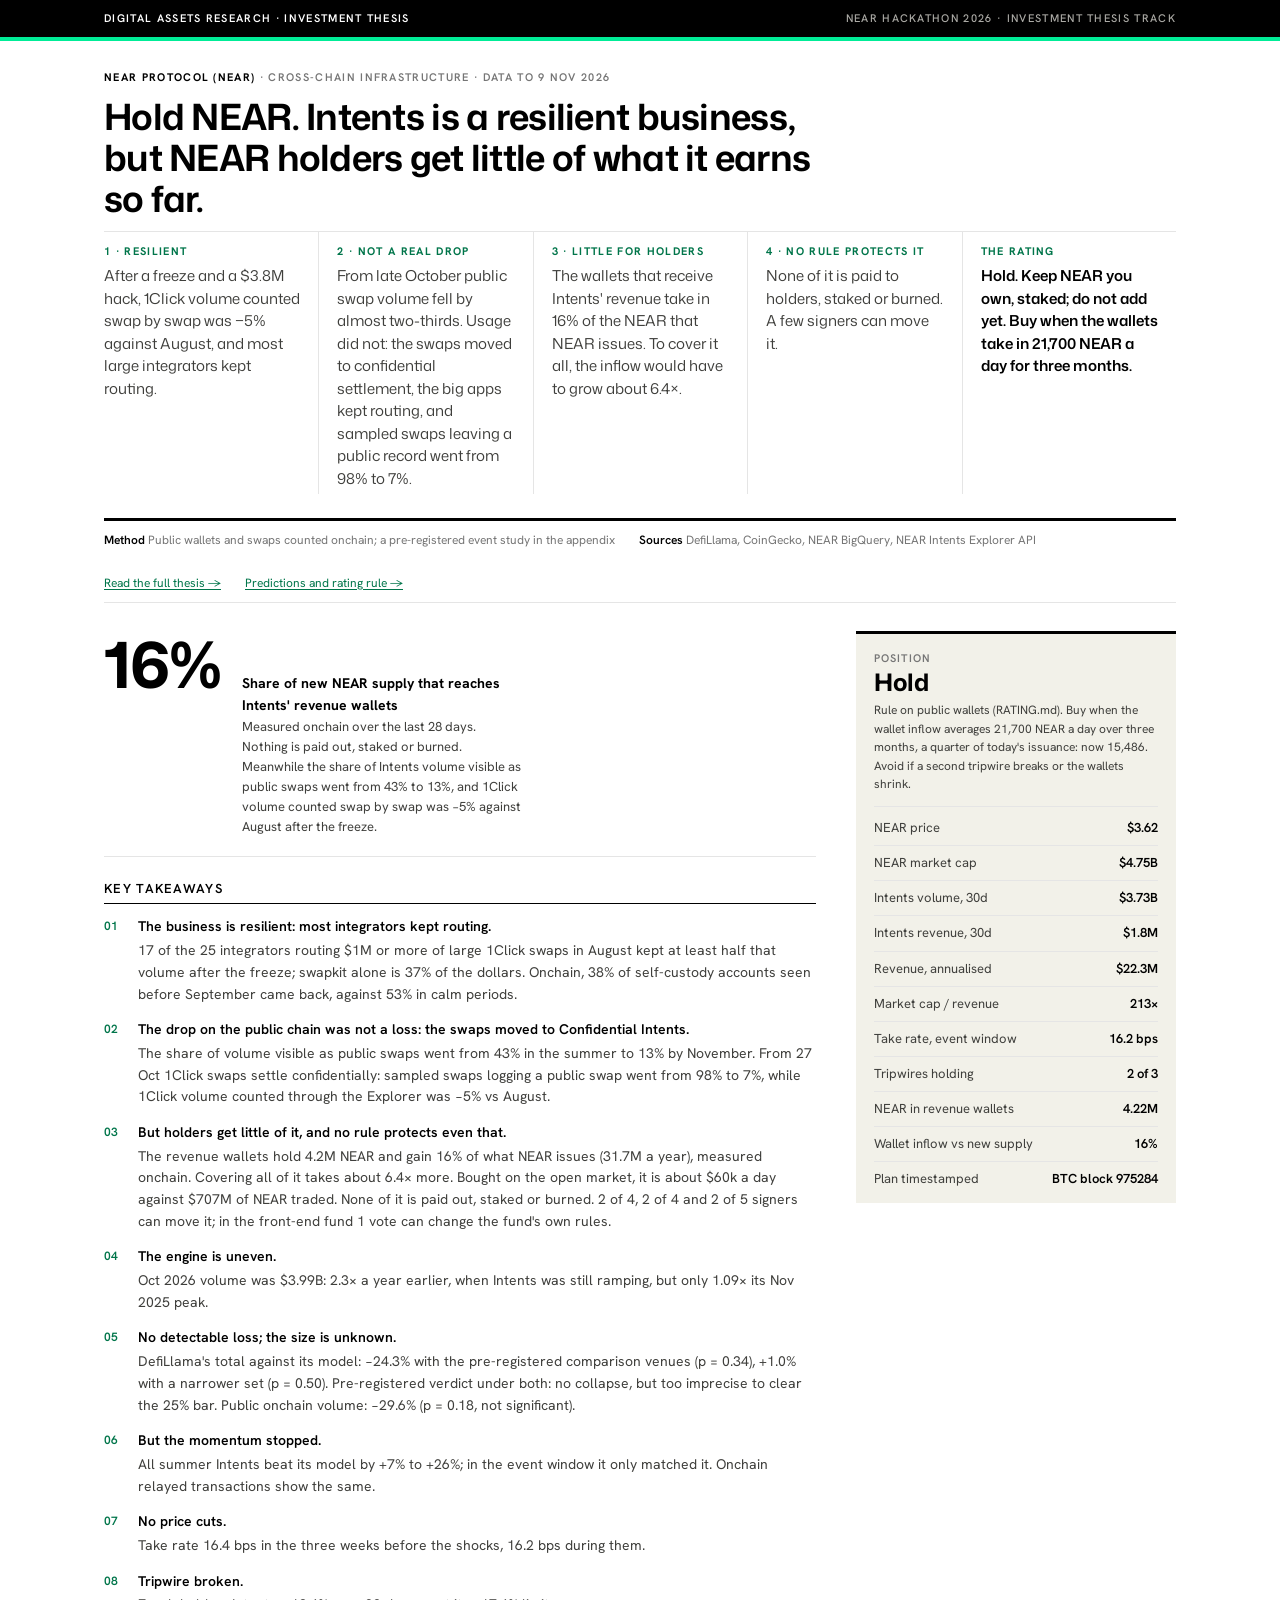
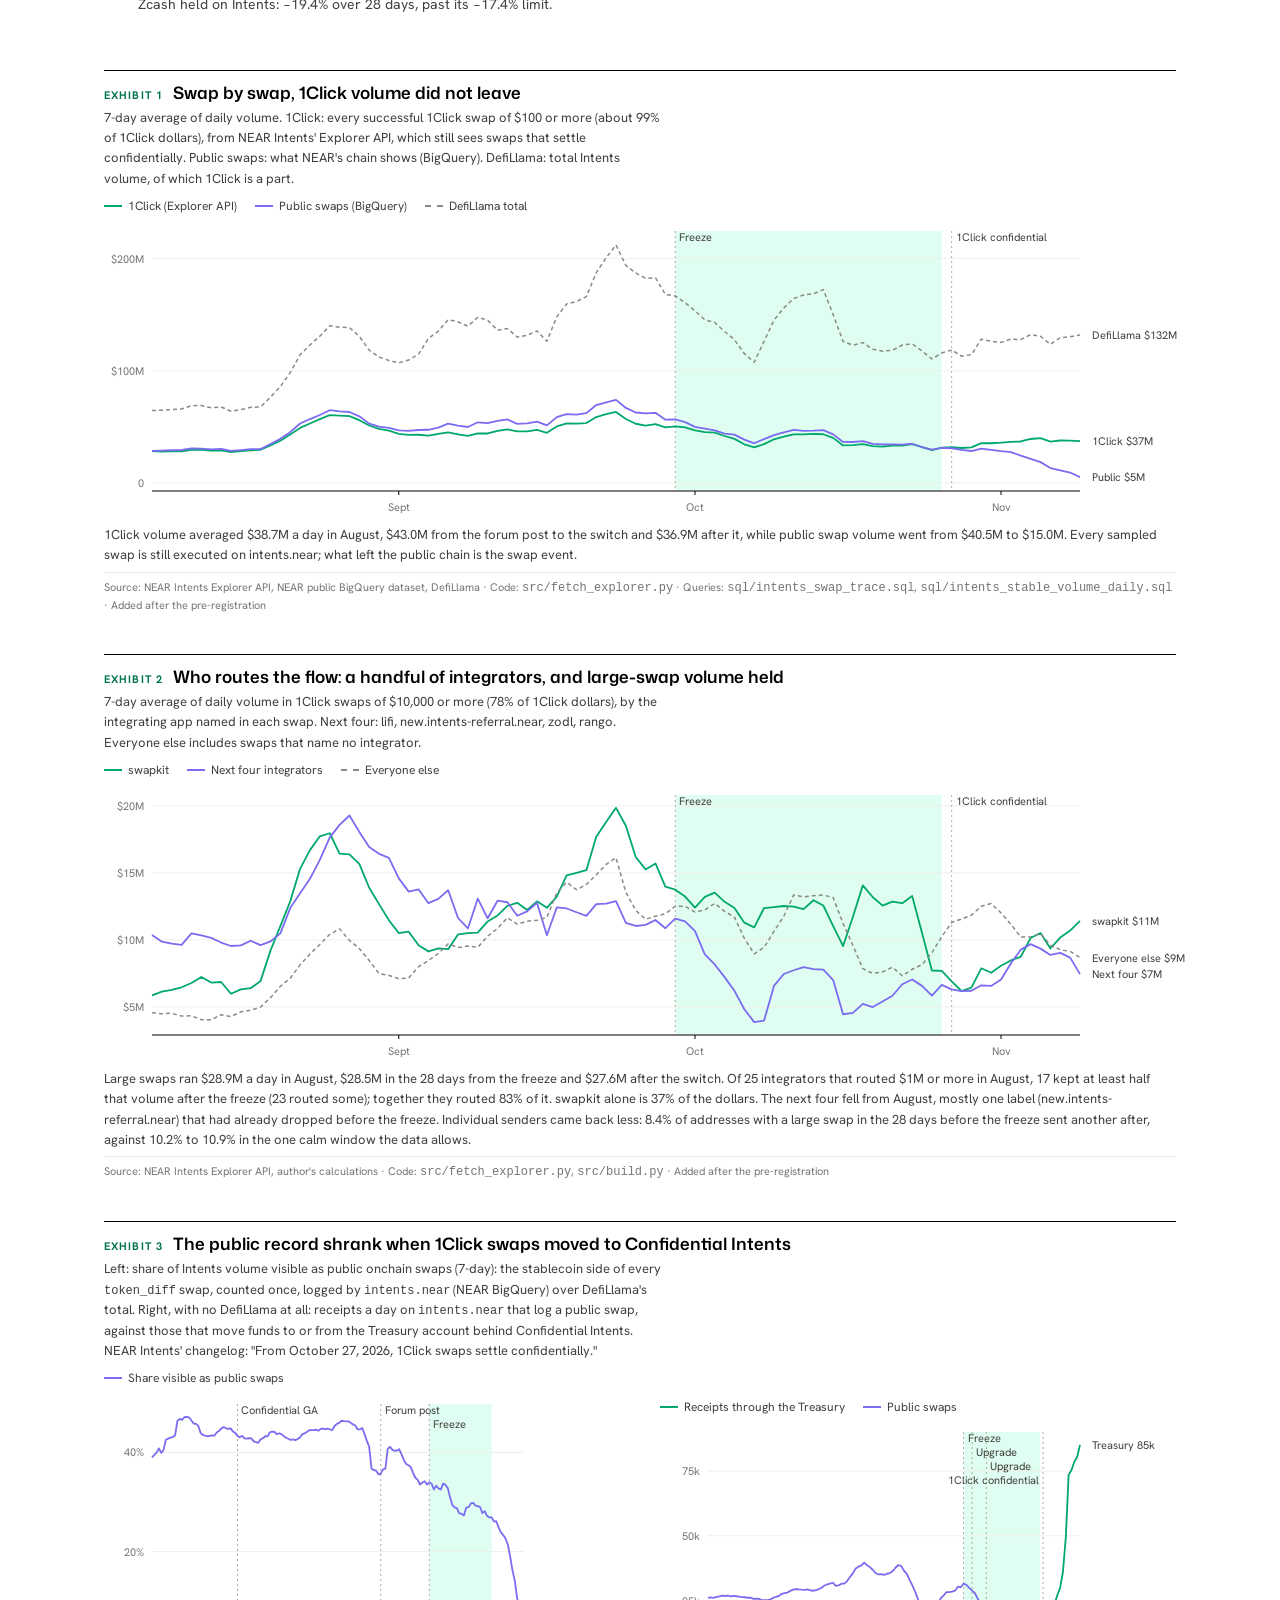
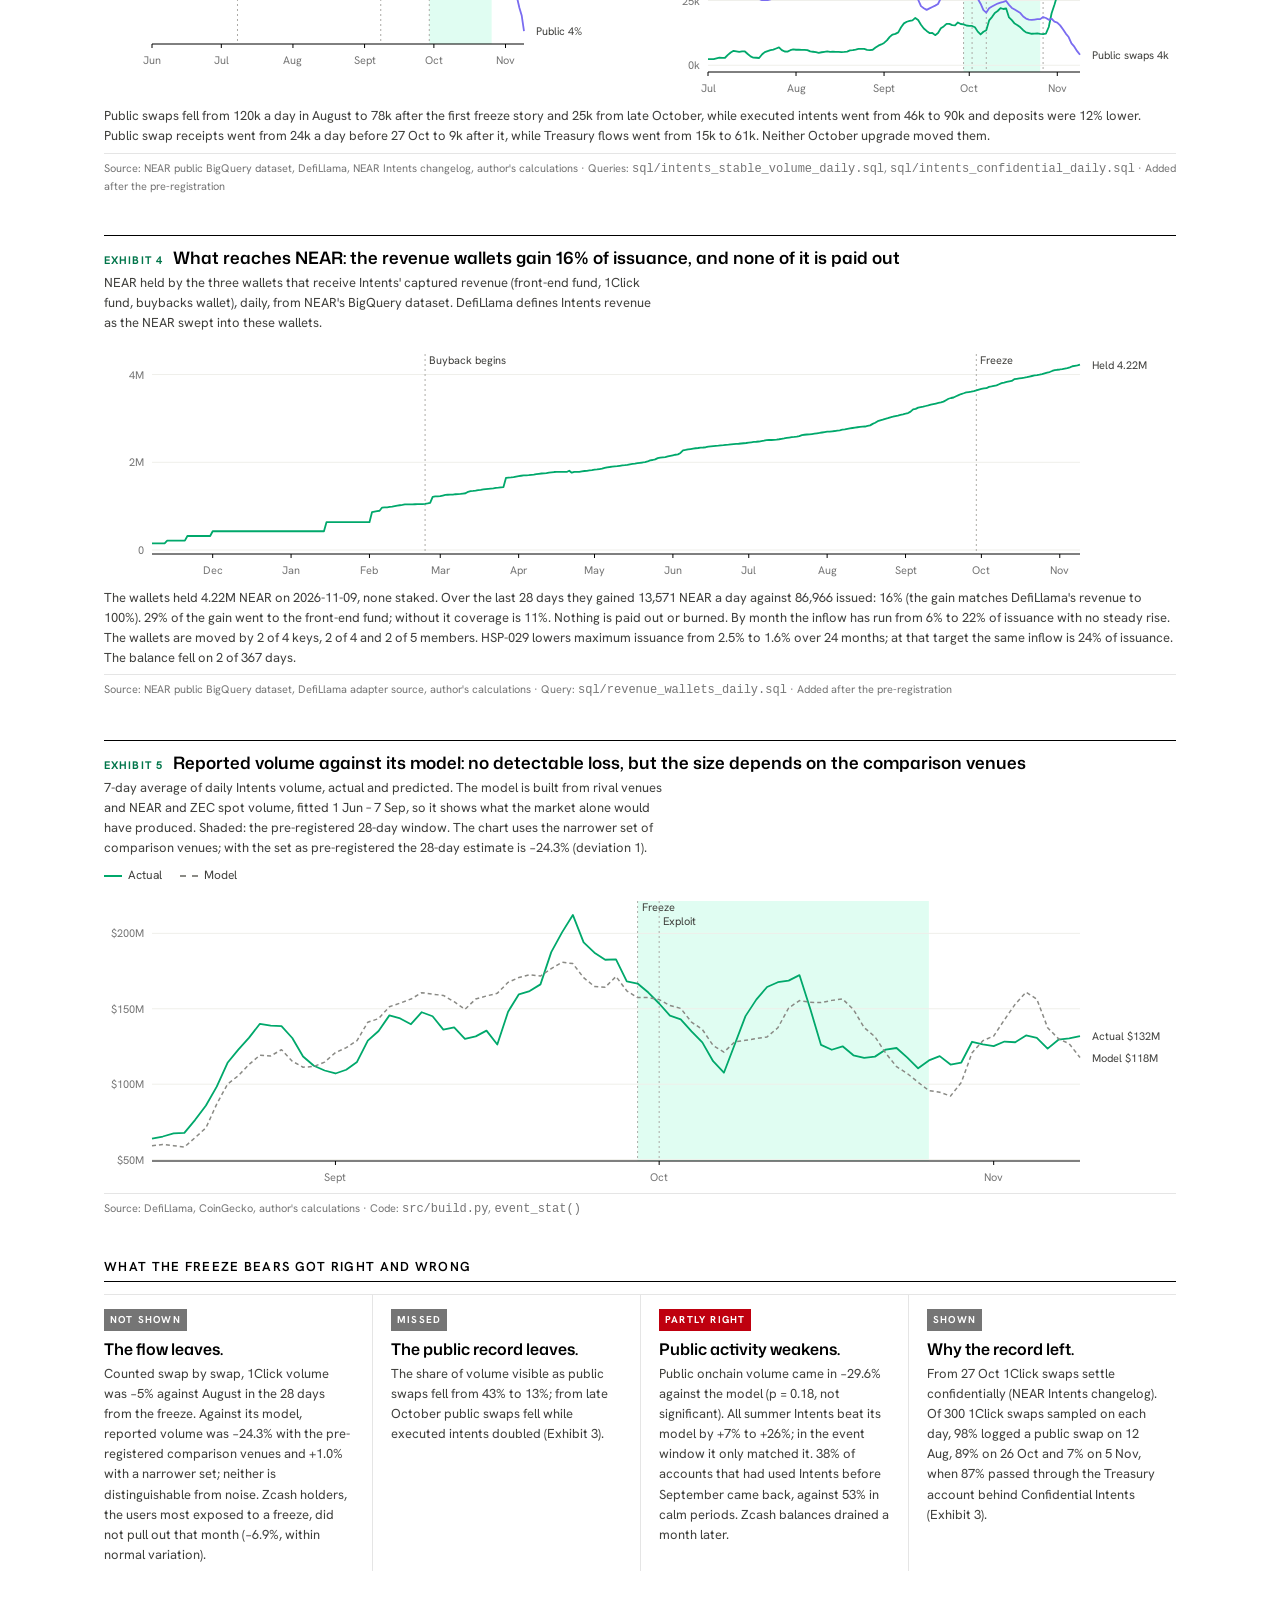
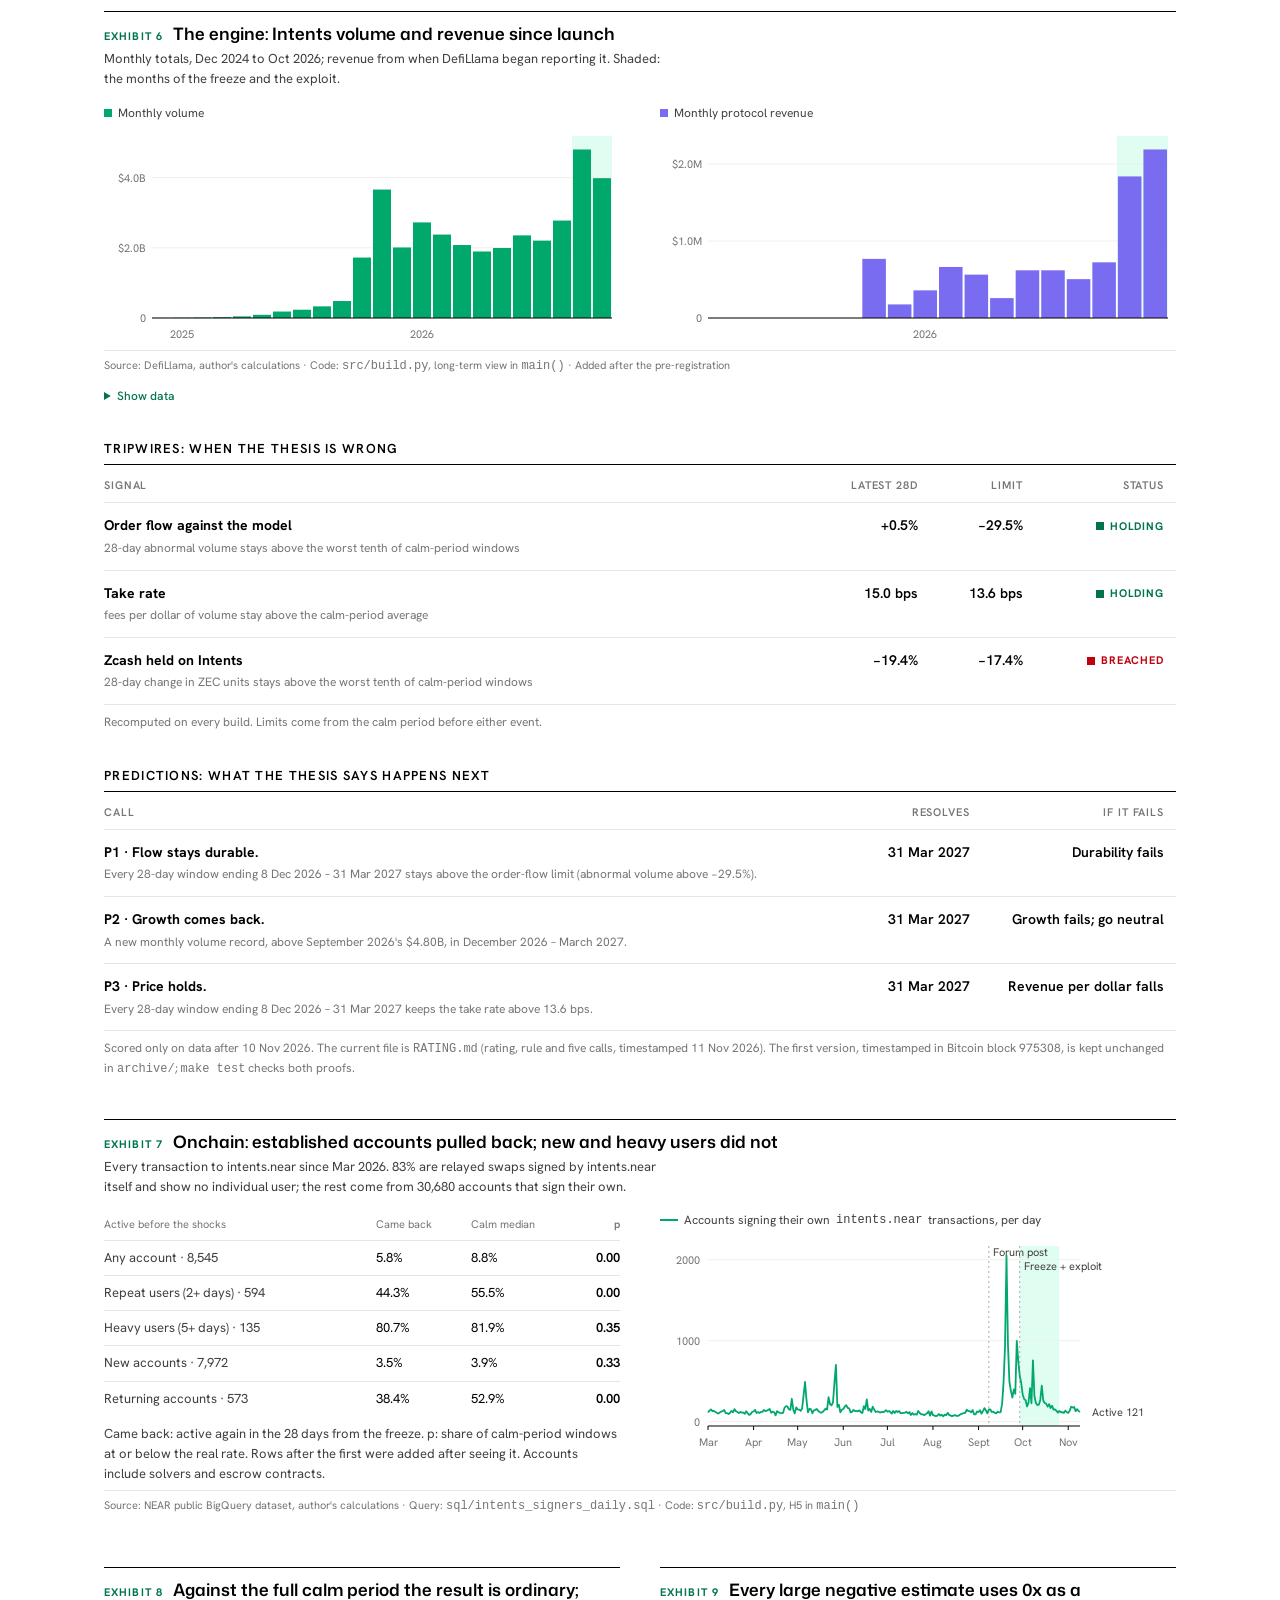
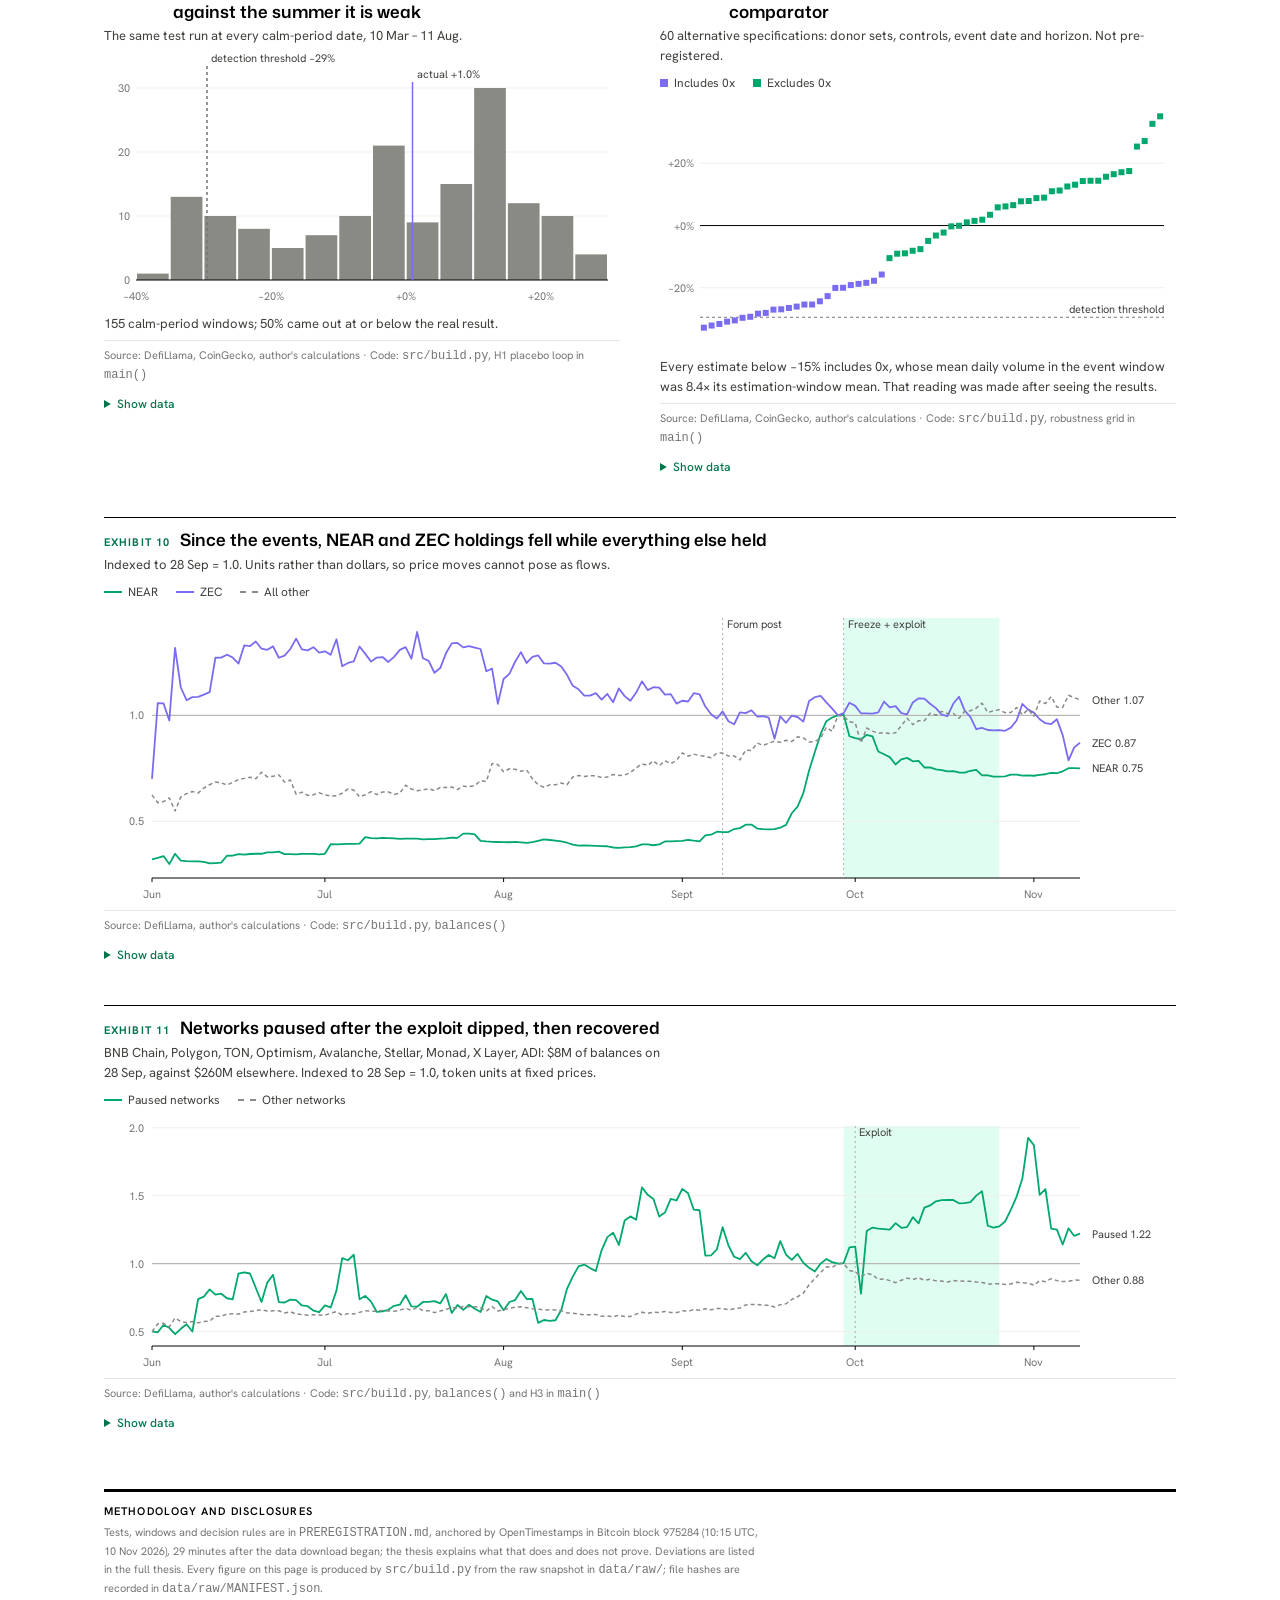
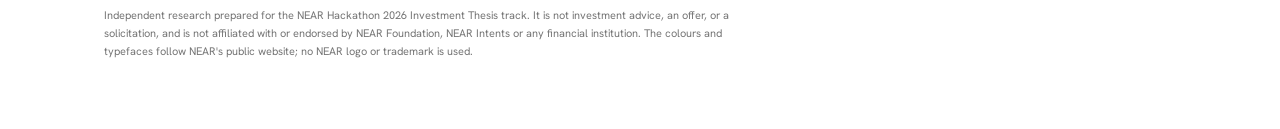
<file: docs/index.html>
<!doctype html>
<html lang="en">
<head>
<meta charset="utf-8">
<meta name="viewport" content="width=device-width, initial-scale=1">
<title>Hold NEAR: a resilient business, little of it for holders so far</title>
<meta name="description" content="Investment thesis on NEAR: Intents is a resilient business, but NEAR holders get little of what it earns so far, no rule in code protects it, and it is getting harder to check.">
<link rel="preconnect" href="https://fonts.googleapis.com">
<link rel="preconnect" href="https://fonts.gstatic.com" crossorigin>
<link href="https://fonts.googleapis.com/css2?family=Mona+Sans:wght@400..800&family=Hanken+Grotesk:wght@400;500;600;700&display=swap" rel="stylesheet">
<link rel="stylesheet" href="style.css">
</head>
<body>
<div class="band"><div class="in"><span>Digital Assets Research · Investment Thesis</span><span>NEAR Hackathon 2026 · Investment Thesis Track</span></div></div>
<main>
  <p class="kicker"><b>NEAR Protocol (NEAR)</b> · Cross-chain infrastructure · Data to <span id="lastday"></span></p>
  <h1 id="h1"></h1>
  <div class="story">
    <div><b>1 · Resilient</b>After a freeze and a $3.8M hack, 1Click volume counted swap by swap was <span id="stOne"></span> against August, and most large integrators kept routing.</div>
    <div><b>2 · Not a real drop</b>From late October public swap volume fell by almost two-thirds. Usage did not: the swaps moved to confidential settlement, the big apps kept routing, and sampled swaps leaving a public record went from <span id="stPubA"></span> to <span id="stPubB"></span>.</div>
    <div><b>3 · Little for holders</b>The wallets that receive Intents' revenue take in <span id="stCov"></span> of the NEAR that NEAR issues. To cover it all, the inflow would have to grow about <span id="stNeed"></span>.</div>
    <div><b>4 · No rule protects it</b>None of it is paid to holders, staked or burned. A few signers can move it.</div>
    <div><b>The rating</b><span id="stRating"></span>. Keep NEAR you own, staked; do not add yet. Buy when the wallets take in <span id="stBuy"></span> NEAR a day for three months.</div>
  </div>
  <div class="byline"><span><b>Method</b> Public wallets and swaps counted onchain; a pre-registered event study in the appendix</span><span><b>Sources</b> DefiLlama, CoinGecko, NEAR BigQuery, NEAR Intents Explorer API</span><span><a href="thesis.html">Read the full thesis →</a></span><span><a href="predictions.html">Predictions and rating rule →</a></span></div>

  <div class="front">
    <section>
      <div class="hero">
        <div class="big" id="hero"></div>
        <div class="lab"><b>Share of new NEAR supply that reaches Intents' revenue wallets</b><span id="heroMeta"></span></div>
      </div>
      <h2>Key takeaways</h2>
      <ol class="takeaways" id="takeaways"></ol>
    </section>
    <aside>
      <div class="rating">
        <div class="pos"><div><div class="k">Position</div><div class="v" id="posLabel"></div></div><div class="q" id="posRule"></div></div>
        <table class="kv" id="kv"></table>
      </div>
    </aside>
  </div>

  <section class="exhibit">
    <div class="hd"><span class="no">Exhibit 1</span><h3>Swap by swap, 1Click volume did not leave</h3></div>
    <p class="sub">7-day average of daily volume. 1Click: every successful 1Click swap of $100 or more (about 99% of 1Click dollars), from NEAR Intents' Explorer API, which still sees swaps that settle confidentially. Public swaps: what NEAR's chain shows (BigQuery). DefiLlama: total Intents volume, of which 1Click is a part.</p>
    <div class="legend"><span><i class="key" style="color:var(--s1)"></i>1Click (Explorer API)</span><span><i class="key" style="color:var(--s3)"></i>Public swaps (BigQuery)</span><span><i class="key dash" style="color:var(--s2)"></i>DefiLlama total</span></div>
    <div class="chart" id="cOne"></div>
    <p class="note" id="oneNote"></p>
    <p class="src">Source: NEAR Intents Explorer API, NEAR public BigQuery dataset, DefiLlama · Code: <code>src/fetch_explorer.py</code> · Queries: <code>sql/intents_swap_trace.sql</code>, <code>sql/intents_stable_volume_daily.sql</code> · Added after the pre-registration</p>
  </section>

  <section class="exhibit">
    <div class="hd"><span class="no">Exhibit 2</span><h3>Who routes the flow: a handful of integrators, and large-swap volume held</h3></div>
    <p class="sub" id="lgSub"></p>
    <div class="legend"><span><i class="key" style="color:var(--s1)"></i><span id="lgTop"></span></span><span><i class="key" style="color:var(--s3)"></i>Next four integrators</span><span><i class="key dash" style="color:var(--s2)"></i>Everyone else</span></div>
    <div class="chart" id="cLg"></div>
    <p class="note" id="lgNote"></p>
    <p class="src">Source: NEAR Intents Explorer API, author's calculations · Code: <code>src/fetch_explorer.py</code>, <code>src/build.py</code> · Added after the pre-registration</p>
  </section>

  <section class="exhibit">
    <div class="hd"><span class="no">Exhibit 3</span><h3>The public record shrank when 1Click swaps moved to Confidential Intents</h3></div>
    <p class="sub">Left: share of Intents volume visible as public onchain swaps (7-day): the stablecoin side of every <code>token_diff</code> swap, counted once, logged by <code>intents.near</code> (NEAR BigQuery) over DefiLlama's total. Right, with no DefiLlama at all: receipts a day on <code>intents.near</code> that log a public swap, against those that move funds to or from the Treasury account behind Confidential Intents. NEAR Intents' changelog: "From October 27, 2026, 1Click swaps settle confidentially."</p>
    <div class="legend"><span><i class="key" style="color:var(--s3)"></i>Share visible as public swaps</span></div>
    <div class="two" style="gap:40px">
      <div><div class="chart" id="cPriv"></div></div>
      <div><div class="legend"><span><i class="key" style="color:var(--s1)"></i>Receipts through the Treasury</span><span><i class="key" style="color:var(--s3)"></i>Public swaps</span></div><div class="chart" id="cConf"></div></div>
    </div>
    <p class="note" id="privNote"></p>
    <p class="src">Source: NEAR public BigQuery dataset, DefiLlama, NEAR Intents changelog, author's calculations · Queries: <code>sql/intents_stable_volume_daily.sql</code>, <code>sql/intents_confidential_daily.sql</code> · Added after the pre-registration</p>
  </section>

  <section class="exhibit">
    <div class="hd"><span class="no">Exhibit 4</span><h3 id="buyTitle"></h3></div>
    <p class="sub">NEAR held by the three wallets that receive Intents' captured revenue (front-end fund, 1Click fund, buybacks wallet), daily, from NEAR's BigQuery dataset. DefiLlama defines Intents revenue as the NEAR swept into these wallets.</p>
    <div class="chart" id="cBuy"></div>
    <p class="note" id="buyNote"></p>
    <p class="src">Source: NEAR public BigQuery dataset, DefiLlama adapter source, author's calculations · Query: <code>sql/revenue_wallets_daily.sql</code> · Added after the pre-registration</p>
  </section>

  <section class="exhibit">
    <div class="hd"><span class="no">Exhibit 5</span><h3>Reported volume against its model: no detectable loss, but the size depends on the comparison venues</h3></div>
    <p class="sub">7-day average of daily Intents volume, actual and predicted. The model is built from rival venues and NEAR and ZEC spot volume, fitted 1 Jun – 7 Sep, so it shows what the market alone would have produced. Shaded: the pre-registered 28-day window. The chart uses the narrower set of comparison venues; with the set as pre-registered the 28-day estimate is <span id="litStat"></span> (deviation 1).</p>
    <div class="legend"><span><i class="key" style="color:var(--s1)"></i>Actual</span><span><i class="key dash" style="color:var(--s2)"></i>Model</span></div>
    <div class="chart" id="cZoom"></div>
    <p class="src">Source: DefiLlama, CoinGecko, author's calculations · Code: <code>src/build.py</code>, <code>event_stat()</code></p>
  </section>

  <section class="bears">
    <h2>What the freeze bears got right and wrong</h2>
    <div class="bgrid">
      <div><b class="n">Not shown</b><strong>The flow leaves.</strong><span id="bWrong"></span></div>
      <div><b class="n">Missed</b><strong>The public record leaves.</strong>The share of volume visible as public swaps fell from <span id="bShareA"></span> to <span id="bShareB"></span>; from late October public swaps fell while executed intents doubled (Exhibit 3).</div>
      <div><b class="r">Partly right</b><strong>Public activity weakens.</strong><span id="bRight"></span></div>
      <div><b class="n">Shown</b><strong>Why the record left.</strong><span id="bWhy"></span></div>
    </div>
  </section>

  <section class="exhibit">
    <div class="hd"><span class="no">Exhibit 6</span><h3>The engine: Intents volume and revenue since launch</h3></div>
    <p class="sub" id="ltSub"></p>
    <div class="two" style="gap:40px">
      <div><div class="legend"><span><i class="dotkey" style="background:var(--s1)"></i>Monthly volume</span></div><div class="chart" id="cLtVol"></div></div>
      <div><div class="legend"><span><i class="dotkey" style="background:var(--s3)"></i>Monthly protocol revenue</span></div><div class="chart" id="cLtRev"></div></div>
    </div>
    <p class="src">Source: DefiLlama, author's calculations · Code: <code>src/build.py</code>, long-term view in <code>main()</code> · Added after the pre-registration</p>
    <details><summary>Show data</summary><div class="tbl" id="tLt"></div></details>
  </section>


  <section class="trip">
    <h2>Tripwires: when the thesis is wrong</h2>
    <table>
      <thead><tr><th>Signal</th><th class="n">Latest 28d</th><th class="n">Limit</th><th class="n">Status</th></tr></thead>
      <tbody id="trip"></tbody>
    </table>
    <p style="font-size:12px;color:var(--muted);margin:8px 0 0">Recomputed on every build. Limits come from the calm period before either event.</p>
  </section>

  <section class="trip">
    <h2>Predictions: what the thesis says happens next</h2>
    <table>
      <thead><tr><th>Call</th><th class="n">Resolves</th><th class="n">If it fails</th></tr></thead>
      <tbody>
        <tr><td><b>P1 · Flow stays durable.</b><span class="rule">Every 28-day window ending 8 Dec 2026 – 31 Mar 2027 stays above the order-flow limit (abnormal volume above −29.5%).</span></td><td class="n">31 Mar 2027</td><td class="n">Durability fails</td></tr>
        <tr><td><b>P2 · Growth comes back.</b><span class="rule">A new monthly volume record, above September 2026's $4.80B, in December 2026 – March 2027.</span></td><td class="n">31 Mar 2027</td><td class="n">Growth fails; go neutral</td></tr>
        <tr><td><b>P3 · Price holds.</b><span class="rule">Every 28-day window ending 8 Dec 2026 – 31 Mar 2027 keeps the take rate above 13.6 bps.</span></td><td class="n">31 Mar 2027</td><td class="n">Revenue per dollar falls</td></tr>
      </tbody>
    </table>
    <p style="font-size:12px;color:var(--muted);margin:8px 0 0">Scored only on data after 10 Nov 2026. The current file is <code>RATING.md</code> (rating, rule and five calls, timestamped 11 Nov 2026). The first version, timestamped in Bitcoin block 975308, is kept unchanged in <code>archive/</code>; <code>make test</code> checks both proofs.</p>
  </section>

  <section class="exhibit">
    <div class="hd"><span class="no">Exhibit 7</span><h3>Onchain: established accounts pulled back; new and heavy users did not</h3></div>
    <p class="sub" id="h5Sub"></p>
    <div class="two" style="gap:40px">
      <div><table class="kv" id="h5Tbl" style="margin-top:6px"></table><p class="note" id="h5Note"></p></div>
      <div><div class="legend"><span><i class="key" style="color:var(--s1)"></i>Accounts signing their own <code>intents.near</code> transactions, per day</span></div><div class="chart" id="cH5"></div></div>
    </div>
    <p class="src">Source: NEAR public BigQuery dataset, author's calculations · Query: <code>sql/intents_signers_daily.sql</code> · Code: <code>src/build.py</code>, H5 in <code>main()</code></p>
  </section>

  <div class="two">
    <section class="exhibit">
      <div class="hd"><span class="no">Exhibit 8</span><h3>Against the full calm period the result is ordinary; against the summer it is weak</h3></div>
      <p class="sub">The same test run at every calm-period date, <span id="plcFrom"></span> – <span id="plcTo"></span>.</p>
      <div class="chart" id="cPlc"></div>
      <p class="note" id="plcNote"></p>
      <p class="src">Source: DefiLlama, CoinGecko, author's calculations · Code: <code>src/build.py</code>, H1 placebo loop in <code>main()</code></p>
      <details><summary>Show data</summary><div class="tbl" id="tPlc"></div></details>
    </section>
    <section class="exhibit">
      <div class="hd"><span class="no">Exhibit 9</span><h3>Every large negative estimate uses 0x as a comparator</h3></div>
      <p class="sub"><span id="gridN"></span> alternative specifications: donor sets, controls, event date and horizon. Not pre-registered.</p>
      <div class="legend"><span><i class="dotkey" style="background:var(--s3)"></i>Includes 0x</span><span><i class="dotkey" style="background:var(--s1)"></i>Excludes 0x</span></div>
      <div class="chart" id="cGrid"></div>
      <p class="note" id="gridNote"></p>
      <p class="src">Source: DefiLlama, CoinGecko, author's calculations · Code: <code>src/build.py</code>, robustness grid in <code>main()</code></p>
      <details><summary>Show data</summary><div class="tbl" id="tGrid"></div></details>
    </section>
  </div>

  <section class="exhibit">
    <div class="hd"><span class="no">Exhibit 10</span><h3>Since the events, NEAR and ZEC holdings fell while everything else held</h3></div>
    <p class="sub">Indexed to 28 Sep = 1.0. Units rather than dollars, so price moves cannot pose as flows.</p>
    <div class="legend"><span><i class="key" style="color:var(--s1)"></i>NEAR</span><span><i class="key" style="color:var(--s3)"></i>ZEC</span><span><i class="key dash" style="color:var(--s2)"></i>All other</span></div>
    <div class="chart" id="cBal"></div>
    <p class="src">Source: DefiLlama, author's calculations · Code: <code>src/build.py</code>, <code>balances()</code></p>
    <details><summary>Show data</summary><div class="tbl" id="tBal"></div></details>
  </section>

  <section class="exhibit">
    <div class="hd"><span class="no">Exhibit 11</span><h3>Networks paused after the exploit dipped, then recovered</h3></div>
    <p class="sub" id="pausedMeta"></p>
    <div class="legend"><span><i class="key" style="color:var(--s1)"></i>Paused networks</span><span><i class="key dash" style="color:var(--s2)"></i>Other networks</span></div>
    <div class="chart" id="cPaused"></div>
    <p class="src">Source: DefiLlama, author's calculations · Code: <code>src/build.py</code>, <code>balances()</code> and H3 in <code>main()</code></p>
    <details><summary>Show data</summary><div class="tbl" id="tPaused"></div></details>
  </section>

  <footer class="disc">
    <h2>Methodology and disclosures</h2>
    <p>Tests, windows and decision rules are in <code>PREREGISTRATION.md</code>, anchored by OpenTimestamps in Bitcoin block 975284 (10:15 UTC, 10 Nov 2026), 29 minutes after the data download began; the thesis explains what that does and does not prove. Deviations are listed in the full thesis. Every figure on this page is produced by <code>src/build.py</code> from the raw snapshot in <code>data/raw/</code>; file hashes are recorded in <code>data/raw/MANIFEST.json</code>.</p>
    <p>Independent research prepared for the NEAR Hackathon 2026 Investment Thesis track. It is not investment advice, an offer, or a solicitation, and is not affiliated with or endorsed by NEAR Foundation, NEAR Intents or any financial institution. The colours and typefaces follow NEAR's public website; no NEAR logo or trademark is used.</p>
  </footer>
</main>
<script src="data.js"></script>
<script>
(() => {
const R = window.RESULTS;
const $ = id => document.getElementById(id);
const NS = "http://www.w3.org/2000/svg";
const css = v => getComputedStyle(document.documentElement).getPropertyValue(v).trim();
const pct = (v, d = 1) => (v >= 0 ? "+" : "−") + Math.abs(100 * v).toFixed(d) + "%";
const usdM = v => "$" + (v / 1e6).toLocaleString(undefined, { maximumFractionDigits: 0 }) + "M";
const usd = v => v >= 1e9 ? "$" + (v / 1e9).toFixed(2) + "B" : "$" + (v / 1e6).toFixed(1) + "M";
const fmtDate = s => new Date(s + "T00:00:00Z").toLocaleDateString("en-GB", { day: "numeric", month: "short", timeZone: "UTC" });
const el = (tag, attrs = {}, parent) => { const e = document.createElementNS(NS, tag); for (const k in attrs) e.setAttribute(k, attrs[k]); if (parent) parent.appendChild(e); return e; };
const text = (id, s) => { $(id).textContent = s; };
const h = (tag, cls, s) => { const e = document.createElement(tag); if (cls) e.className = cls; if (s != null) e.textContent = s; return e; };

// ---- front page ----
const H1 = R.H1, S = R.stake, W0 = R.windows;
const last = R.daily[R.daily.length - 1];
text("lastday", fmtDate(R.last_day) + " " + R.last_day.slice(0, 4));
text("hero", `${(100 * R.buyback.coverage_28d).toFixed(0)}%`);
text("heroMeta", `Measured onchain over the last 28 days. Nothing is paid out, staked or burned. Meanwhile the share of Intents volume visible as public swaps went from ${(100 * R.privacy.windows.after_ga).toFixed(0)}% to ${(100 * R.privacy.windows.after).toFixed(0)}%, and 1Click volume counted swap by swap was ${pct(R.confidential.oneclick_event_vs_august, 0)} against August after the freeze.`);
const CF = R.confidential, TA = CF.trace["2026-08-12"], TB = CF.trace["2026-11-05"], sh = v => (100 * v).toFixed(0) + "%";
text("stOne", pct(CF.oneclick_event_vs_august, 0)); text("stPubA", sh(TA.public)); text("stPubB", sh(TB.public));
text("bWhy", `From 27 Oct 1Click swaps settle confidentially (NEAR Intents changelog). Of ${TA.n} 1Click swaps sampled on each day, ${sh(TA.public)} logged a public swap on 12 Aug, ${sh(CF.trace["2026-10-26"].public)} on 26 Oct and ${sh(TB.public)} on 5 Nov, when ${sh(TB.treasury)} passed through the Treasury account behind Confidential Intents (Exhibit 3).`);
text("oneNote", `1Click volume averaged ${usd(CF.windows.august.oneclick_usd)} a day in August, ${usd(CF.windows.before.oneclick_usd)} from the forum post to the switch and ${usd(CF.windows.after.oneclick_usd)} after it, while public swap volume went from ${usd(CF.windows.august.public_usd)} to ${usd(CF.windows.after.public_usd)}. Every sampled swap is still executed on intents.near; what left the public chain is the swap event.`);
text("posLabel", R.position.label);
text("stRating", R.position.label);
text("gridN", R.grid.n);
text("gridNote", `Every estimate below −15% includes 0x, whose mean daily volume in the event window was ${R.grid.zero_x_growth.toFixed(1)}× its estimation-window mean. That reading was made after seeing the results.`);
text("plcFrom", fmtDate(H1.placebo_from)); text("plcTo", fmtDate(H1.placebo_to));

const broken = R.tripwires.filter(t => t.status !== "holding").map(t => t.name);
const LT = R.long_term;
const mon = m => new Date(m + "-01T00:00:00Z").toLocaleDateString("en-GB", { month: "short", year: "numeric", timeZone: "UTC" });
text("posRule", `Rule on public wallets (RATING.md). Buy when the wallet inflow averages ${Math.round(R.rating.need_per_day).toLocaleString()} NEAR a day over three months, a quarter of today's issuance: now ${Math.round(R.buyback.last3_per_day).toLocaleString()}. Avoid if a second tripwire breaks or the wallets shrink.`);
const BB = R.buyback;
text("stNeed", BB.growth_needed.toFixed(1) + "×");
text("litStat", pct(R.H1.literal.stat_pct));
text("bShareA", (100 * R.privacy.windows.after_ga).toFixed(0) + "%");
text("bShareB", (100 * R.privacy.windows.after).toFixed(0) + "%");
text("stCov", (100 * BB.coverage_28d).toFixed(0) + "%");
text("h1", "Hold NEAR. Intents is a resilient business, but NEAR holders get little of what it earns so far.");
text("stBuy", Math.round(R.rating.need_per_day).toLocaleString());
text("buyTitle", `What reaches NEAR: the revenue wallets gain ${(100 * BB.coverage_28d).toFixed(0)}% of issuance, and none of it is paid out`);
text("buyNote", `The wallets held ${(BB.held / 1e6).toFixed(2)}M NEAR on ${BB.as_of}, none staked. Over the last 28 days they gained ${Math.round(BB.in_28d_per_day).toLocaleString()} NEAR a day against ${Math.round(BB.issued_per_day).toLocaleString()} issued: ${(100 * BB.coverage_28d).toFixed(0)}% (the gain matches DefiLlama's revenue to ${(100 * BB.wallets_vs_defillama).toFixed(0)}%). ${(100 * BB.front_end_share_28d).toFixed(0)}% of the gain went to the front-end fund; without it coverage is ${(100 * BB.coverage_28d_core).toFixed(0)}%. Nothing is paid out or burned. By month the inflow has run from ${(100 * R.rating.month_min).toFixed(0)}% to ${(100 * R.rating.month_max).toFixed(0)}% of issuance with no steady rise. The wallets are moved by ${R.control.multisig.needed} of ${R.control.multisig.keys} keys, ${R.control.oneclick.needed} of ${R.control.oneclick.members} and ${R.control.front_end.needed} of ${R.control.front_end.members} members. HSP-029 lowers maximum issuance from ${(100 * R.hsp029.rate_from).toFixed(1)}% to ${(100 * R.hsp029.rate_to).toFixed(1)}% over ${R.hsp029.months} months; at that target the same inflow is ${(100 * R.hsp029.coverage_28d_at_target).toFixed(0)}% of issuance. The balance fell on ${BB.outflow_days} of ${BB.days} days.`);
text("ltSub", `Monthly totals, ${mon(LT.first_month)} to ${mon(LT.last_month)}; revenue from when DefiLlama began reporting it. Shaded: the months of the freeze and the exploit.`);
const EW = R.privacy.events.windows;
text("privNote", `Public swaps fell from ${Math.round(EW.before.token_diff / 1000)}k a day in August to ${Math.round(EW.between.token_diff / 1000)}k after the first freeze story and ${Math.round(EW.after.token_diff / 1000)}k from late October, while executed intents went from ${Math.round(EW.before.intents_executed / 1000)}k to ${Math.round(EW.after.intents_executed / 1000)}k and deposits were ${Math.abs(100 * R.privacy.events.deposit_change_pct).toFixed(0)}% lower. Public swap receipts went from ${Math.round(CF.windows.before.public_swaps / 1000)}k a day before 27 Oct to ${Math.round(CF.windows.after.public_swaps / 1000)}k after it, while Treasury flows went from ${Math.round(CF.windows.before.treasury / 1000)}k to ${Math.round(CF.windows.after.treasury / 1000)}k. Neither October upgrade moved them.`);
const LG = R.large, LW = LG.windows, m1 = v => "$" + (v / 1e6).toFixed(1) + "M";
text("lgTop", LG.top1);
text("lgSub", `7-day average of daily volume in 1Click swaps of $10,000 or more (${(100 * LW.event.share_of_oneclick).toFixed(0)}% of 1Click dollars), by the integrating app named in each swap. Next four: ${LG.next4.join(", ")}. Everyone else includes swaps that name no integrator.`);
text("lgNote", `Large swaps ran ${m1(LW.august.usd_per_day)} a day in August, ${m1(LW.event.usd_per_day)} in the 28 days from the freeze and ${m1(LW.after.usd_per_day)} after the switch. Of ${LG.august_big} integrators that routed $1M or more in August, ${LW.event.august_big_kept_half} kept at least half that volume after the freeze (${LW.event.august_big_still_routing} routed some); together they routed ${(100 * LW.event.august_big_usd_ratio).toFixed(0)}% of it. ${LG.top1} alone is ${(100 * LW.after.top1_share).toFixed(0)}% of the dollars. The next four fell from August, mostly one label (new.intents-referral.near) that had already dropped before the freeze. Individual senders came back less: ${(100 * LG.senders["1"].rate).toFixed(1)}% of addresses with a large swap in the 28 days before the freeze sent another after, against ${(100 * LG.senders["1"].calm_min).toFixed(1)}% to ${(100 * LG.senders["1"].calm_max).toFixed(1)}% in the one calm window the data allows.`);
const takeaways = [
  ["The business is resilient: most integrators kept routing.", `${LW.event.august_big_kept_half} of the ${LG.august_big} integrators routing $1M or more of large 1Click swaps in August kept at least half that volume after the freeze; ${LG.top1} alone is ${(100 * LW.after.top1_share).toFixed(0)}% of the dollars. Onchain, ${(100 * R.H5.cohorts.returning.rate).toFixed(0)}% of self-custody accounts seen before September came back, against ${(100 * R.H5.cohorts.returning.placebo_p50).toFixed(0)}% in calm periods.`],
  ["The drop on the public chain was not a loss: the swaps moved to Confidential Intents.", `The share of volume visible as public swaps went from ${(100 * R.privacy.windows.after_ga).toFixed(0)}% in the summer to ${(100 * R.privacy.windows.after).toFixed(0)}% by November. From 27 Oct 1Click swaps settle confidentially: sampled swaps logging a public swap went from ${sh(TA.public)} to ${sh(TB.public)}, while 1Click volume counted through the Explorer was ${pct(CF.oneclick_after_vs_august, 0)} vs August.`],
  ["But holders get little of it, and no rule protects even that.", `The revenue wallets hold ${(BB.held / 1e6).toFixed(1)}M NEAR and gain ${(100 * BB.coverage_28d).toFixed(0)}% of what NEAR issues (${(LT.supply_growth_yr / 1e6).toFixed(1)}M a year), measured onchain. Covering all of it takes about ${BB.growth_needed.toFixed(1)}× more. Bought on the open market, it is about $${Math.round(R.pressure.buyback_usd_per_day / 1e3)}k a day against $${Math.round(R.pressure.spot_volume_usd_per_day / 1e6)}M of NEAR traded. None of it is paid out, staked or burned. ${R.control.multisig.needed} of ${R.control.multisig.keys}, ${R.control.oneclick.needed} of ${R.control.oneclick.members} and ${R.control.front_end.needed} of ${R.control.front_end.members} signers can move it; in the front-end fund ${R.control.front_end.policy_needed} vote can change the fund's own rules.`],
  ["The engine is uneven.", `${mon(LT.last_month)} volume was ${usd(LT.last_month_volume)}: ${LT.volume_yoy.toFixed(1)}× a year earlier, when Intents was still ramping, but only ${LT.last_vs_first_peak.toFixed(2)}× its ${mon(LT.first_peak_month)} peak.`],
  ["No detectable loss; the size is unknown.", `DefiLlama's total against its model: ${pct(H1.literal.stat_pct)} with the pre-registered comparison venues (p = ${H1.literal.p_placebo_time.toFixed(2)}), ${pct(H1.stat_pct)} with a narrower set (p = ${H1.p_placebo_time.toFixed(2)}). Pre-registered verdict under both: ${H1.prereg_outcome}. Public onchain volume: ${pct(R.privacy.h1_public_pct)} (p = ${R.privacy.h1_public_p.toFixed(2)}, not significant).`],
  ["But the momentum stopped.", `All summer Intents beat its model by ${pct(R.onchain_check.volume.placebo_min_pct, 0)} to ${pct(R.onchain_check.volume.placebo_max_pct, 0)}; in the event window it only matched it. Onchain relayed transactions show the same.`],
  ["No price cuts.", `Take rate ${W0.between.take_rate_bps.toFixed(1)} bps in the three weeks before the shocks, ${W0.event.take_rate_bps.toFixed(1)} bps during them.`],
  [broken.length ? "Tripwire broken." : "All tripwires holding.", broken.length ? `${broken.join(", ")}: ${pct(R.tripwires.find(t => t.status !== "holding").value)} over 28 days, past its ${pct(R.tripwires.find(t => t.status !== "holding").limit)} limit.` : "Order flow, take rate and Zcash balances are all inside their calm-period limits."],
];
for (const [b, p] of takeaways) { const li = h("li"); li.append(h("b", null, b), h("p", null, p)); $("takeaways").appendChild(li); }

const kv = [
  ["NEAR price", "$" + last.near_price.toFixed(2)],
  ["NEAR market cap", usd(S.near_mcap)],
  ["Intents volume, 30d", usd(S.volume_30d)],
  ["Intents revenue, 30d", usd(S.revenue_30d)],
  ["Revenue, annualised", usd(S.revenue_annualised)],
  ["Market cap / revenue", S.mcap_to_revenue.toFixed(0) + "×"],
  ["Take rate, event window", W0.event.take_rate_bps.toFixed(1) + " bps"],
  ["Tripwires holding", `${R.tripwires.length - broken.length} of ${R.tripwires.length}`],
  ["NEAR in revenue wallets", (BB.held / 1e6).toFixed(2) + "M"],
  ["Wallet inflow vs new supply", (100 * BB.coverage_28d).toFixed(0) + "%"],
  ["Plan timestamped", "BTC block 975284"],
];
for (const [k, v] of kv) { const tr = $("kv").insertRow(); tr.insertCell().textContent = k; tr.insertCell().textContent = v; }

for (const t of R.tripwires) {
  const fmt = v => t.unit === "bps" ? v.toFixed(1) + " bps" : pct(v);
  const tr = $("trip").insertRow();
  const c0 = tr.insertCell(); c0.append(h("b", null, t.name), h("span", "rule", t.rule));
  const c1 = tr.insertCell(); c1.className = "n"; c1.textContent = fmt(t.value);
  const c2 = tr.insertCell(); c2.className = "n"; c2.textContent = fmt(t.limit);
  const c3 = tr.insertCell(); c3.className = "n"; c3.appendChild(h("span", "flag " + (t.status === "holding" ? "ok" : "bad"), t.status === "holding" ? "Holding" : "Breached"));
}

// ---- tables ----
function table(id, head, rows) {
  const t = document.createElement("table"), tr = t.insertRow();
  for (const x of head) { const th = document.createElement("th"); th.textContent = x; tr.appendChild(th); }
  for (const r of rows) { const row = t.insertRow(); for (const c of r) row.insertCell().textContent = c; }
  $(id).appendChild(t);
}

// ---- shared axes helpers ----
function niceTicks(lo, hi, n = 4) {
  const step0 = (hi - lo) / n, mag = Math.pow(10, Math.floor(Math.log10(step0)));
  const step = [1, 2, 2.5, 5, 10].map(m => m * mag).find(s => s >= step0);
  const out = []; for (let v = Math.ceil(lo / step) * step; v <= hi + 1e-9; v += step) out.push(+v.toFixed(10)); return out;
}
function tooltip(host) { const t = document.createElement("div"); t.className = "tip"; host.appendChild(t); return t; }
function tipRow(tip, color, value, label, shape = "line") {
  const r = document.createElement("div"); r.className = "r";
  const k = document.createElement("i");
  if (shape === "line") { k.className = "key"; k.style.color = color; } else { k.className = "dotkey"; k.style.background = color; }
  const b = document.createElement("b"); b.textContent = value;
  const s = document.createElement("span"); s.textContent = label;
  r.append(k, b, s); tip.appendChild(r);
}
function placeTip(tip, host, x, y) {
  const w = tip.offsetWidth, W = host.clientWidth;
  tip.style.left = Math.min(Math.max(0, x + 14 > W - w ? x - w - 14 : x + 14), Math.max(0, W - w)) + "px";
  tip.style.top = Math.max(0, y - 20) + "px";
}

// ---- line chart with crosshair ----
function lineChart(id, rows, series, { yFmt, tickFmt, shade, events = [], baseline, height = 300 }) {
  const host = $(id); host.innerHTML = "";
  const W = host.clientWidth, H = height, m = { t: 14, r: 96, b: 26, l: 48 };
  const svg = el("svg", { viewBox: `0 0 ${W} ${H}`, height: H, role: "img" }, host);
  const xs = rows.map(r => Date.parse(r.d));
  const vals = rows.flatMap(r => series.map(s => r[s.key])).filter(Number.isFinite);
  let lo = Math.min(...vals), hi = Math.max(...vals); if (baseline != null) { lo = Math.min(lo, baseline); hi = Math.max(hi, baseline); }
  const pad = (hi - lo) * 0.06; lo -= pad; hi += pad;
  const X = t => m.l + (t - xs[0]) / (xs[xs.length - 1] - xs[0]) * (W - m.l - m.r);
  const Y = v => m.t + (hi - v) / (hi - lo) * (H - m.t - m.b);
  if (shade) el("rect", { x: X(Date.parse(shade[0])), y: m.t, width: X(Date.parse(shade[1])) - X(Date.parse(shade[0])), height: H - m.t - m.b, fill: css("--shade") }, svg);
  for (const v of niceTicks(lo, hi)) {
    el("line", { x1: m.l, x2: W - m.r, y1: Y(v), y2: Y(v), stroke: css("--grid") }, svg);
    el("text", { x: m.l - 8, y: Y(v) + 4, "text-anchor": "end" }, svg).textContent = tickFmt(v);
  }
  el("line", { x1: m.l, x2: W - m.r, y1: H - m.b, y2: H - m.b, stroke: css("--ink") }, svg);
  if (baseline != null) el("line", { x1: m.l, x2: W - m.r, y1: Y(baseline), y2: Y(baseline), stroke: css("--axis") }, svg);
  const months = rows.filter(r => r.d.endsWith("-01"));
  for (const r of months) {
    const x = X(Date.parse(r.d));
    el("line", { x1: x, x2: x, y1: H - m.b, y2: H - m.b + 4, stroke: css("--ink") }, svg);
    el("text", { x, y: H - 6, "text-anchor": "middle" }, svg).textContent = new Date(r.d + "T00:00:00Z").toLocaleDateString("en-GB", { month: "short", timeZone: "UTC" });
  }
  let lastX = -Infinity, row = 0;
  for (const e of events) {
    const x = X(Date.parse(e.d));
    row = x - lastX < 100 ? row + 1 : 0; lastX = x;
    el("line", { x1: x, x2: x, y1: m.t, y2: H - m.b, stroke: css("--axis"), "stroke-dasharray": "2 3" }, svg);
    el("text", { x: e.side === "left" ? x - 4 : x + 4, y: m.t + 10 + 14 * row, class: "lbl", "text-anchor": e.side === "left" ? "end" : "start" }, svg).textContent = e.label;
  }
  const ends = [];
  for (const s of series) {
    const pts = rows.map((r, i) => Number.isFinite(r[s.key]) ? `${X(xs[i])},${Y(r[s.key])}` : null).filter(Boolean);
    el("polyline", { points: pts.join(" "), fill: "none", stroke: css(s.color), "stroke-width": s.dash ? 1.5 : 1.8, "stroke-dasharray": s.dash ? "4 3" : "none", "stroke-linejoin": "round" }, svg);
    const lr = [...rows].reverse().find(r => Number.isFinite(r[s.key]));
    ends.push({ s, y: Y(lr[s.key]), x: X(Date.parse(lr.d)), v: lr[s.key] });
  }
  ends.sort((a, b) => a.y - b.y);
  let prev = -Infinity; for (const e of ends) { e.ly = Math.max(e.y, prev + 14); prev = e.ly; }
  for (const e of ends) {
    if (Math.abs(e.ly - e.y) > 2) el("line", { x1: e.x + 4, y1: e.y, x2: e.x + 10, y2: e.ly, stroke: css("--axis") }, svg);
    el("text", { x: e.x + 12, y: e.ly + 4, class: "lbl" }, svg).textContent = `${e.s.label} ${yFmt(e.v)}`;
  }
  const cross = el("line", { y1: m.t, y2: H - m.b, stroke: css("--ink"), "stroke-width": 0.75, opacity: 0 }, svg);
  const dots = series.map(s => el("circle", { r: 3.5, fill: css(s.color), stroke: "#fff", "stroke-width": 1.5, opacity: 0 }, svg));
  const tip = tooltip(host);
  const hit = el("rect", { x: m.l, y: 0, width: W - m.l - m.r, height: H, fill: "transparent", tabindex: 0 }, svg);
  let cur = rows.length - 1;
  const show = i => {
    cur = i; const r = rows[i], x = X(xs[i]);
    cross.setAttribute("x1", x); cross.setAttribute("x2", x); cross.setAttribute("opacity", 1);
    series.forEach((s, j) => { const ok = Number.isFinite(r[s.key]); dots[j].setAttribute("opacity", ok ? 1 : 0); if (ok) { dots[j].setAttribute("cx", x); dots[j].setAttribute("cy", Y(r[s.key])); } });
    tip.innerHTML = ""; const t = document.createElement("div"); t.className = "t"; t.textContent = r.d; tip.appendChild(t);
    series.forEach(s => Number.isFinite(r[s.key]) && tipRow(tip, css(s.color), yFmt(r[s.key]), s.label));
    tip.style.opacity = 1; placeTip(tip, host, x, Y(Math.max(...series.map(s => r[s.key]).filter(Number.isFinite))));
  };
  const hide = () => { cross.setAttribute("opacity", 0); dots.forEach(d => d.setAttribute("opacity", 0)); tip.style.opacity = 0; };
  hit.addEventListener("pointermove", ev => {
    const px = ev.clientX - svg.getBoundingClientRect().left, t = xs[0] + (px - m.l) / (W - m.l - m.r) * (xs[xs.length - 1] - xs[0]);
    let best = 0; xs.forEach((v, i) => { if (Math.abs(v - t) < Math.abs(xs[best] - t)) best = i; }); show(best);
  });
  hit.addEventListener("pointerleave", hide); hit.addEventListener("blur", hide);
  hit.addEventListener("focus", () => show(cur));
  hit.addEventListener("keydown", ev => { if (ev.key === "ArrowLeft") show(Math.max(0, cur - 1)); if (ev.key === "ArrowRight") show(Math.min(rows.length - 1, cur + 1)); });
}

// ---- placebo histogram ----
function placeboChart() {
  const host = $("cPlc"); host.innerHTML = "";
  const W = host.clientWidth, H = 254, m = { t: 36, r: 12, b: 26, l: 32 };
  const svg = el("svg", { viewBox: `0 0 ${W} ${H}`, height: H, role: "img" }, host);
  const vals = H1.placebo_stats_pct, bw = 0.05;
  const lo = Math.floor(Math.min(...vals, H1.stat_pct) / bw) * bw, hi = Math.ceil(Math.max(...vals, H1.stat_pct) / bw) * bw;
  const nb = Math.round((hi - lo) / bw), bins = Array.from({ length: nb }, (_, i) => ({ a: lo + i * bw, n: 0 }));
  for (const v of vals) bins[Math.min(nb - 1, Math.floor((v - lo) / bw))].n++;
  const ymax = Math.max(...bins.map(b => b.n));
  const X = v => m.l + (v - lo) / (hi - lo) * (W - m.l - m.r), Y = n => m.t + (1 - n / ymax) * (H - m.t - m.b);
  for (const v of niceTicks(0, ymax, 3)) { el("line", { x1: m.l, x2: W - m.r, y1: Y(v), y2: Y(v), stroke: css("--grid") }, svg); el("text", { x: m.l - 6, y: Y(v) + 4, "text-anchor": "end" }, svg).textContent = v; }
  const tip = tooltip(host), slot = X(lo + bw) - X(lo), w = Math.max(1, slot - 2);
  for (const b of bins) {
    if (!b.n) continue;
    const x = X(b.a) + (slot - w) / 2, y = Y(b.n);
    const p = el("rect", { x, y, width: w, height: Y(0) - y, fill: css("--s2"), tabindex: 0 }, svg);
    const on = () => { p.setAttribute("fill", css("--s1")); tip.innerHTML = ""; const t = document.createElement("div"); t.className = "t"; t.textContent = `${pct(b.a, 0)} to ${pct(b.a + bw, 0)}`; tip.appendChild(t); tipRow(tip, css("--s2"), String(b.n), "calm-period windows", "dot"); tip.style.opacity = 1; placeTip(tip, host, x + w, y); };
    const off = () => { p.setAttribute("fill", css("--s2")); tip.style.opacity = 0; };
    p.addEventListener("pointerenter", on); p.addEventListener("focus", on); p.addEventListener("pointerleave", off); p.addEventListener("blur", off);
  }
  el("line", { x1: m.l, x2: W - m.r, y1: Y(0), y2: Y(0), stroke: css("--ink") }, svg);
  for (const v of niceTicks(lo, hi, 5)) el("text", { x: X(v), y: H - 6, "text-anchor": "middle" }, svg).textContent = pct(v, 0);
  const mark = (v, label, color, ty, dash) => { el("line", { x1: X(v), x2: X(v), y1: ty + 4, y2: Y(0), stroke: color, "stroke-width": 1.5, "stroke-dasharray": dash ? "3 3" : "none" }, svg); el("text", { x: X(v) + 4, y: ty, class: "lbl" }, svg).textContent = label; };
  mark(H1.mde_pct, `detection threshold ${pct(H1.mde_pct, 0)}`, css("--muted"), 10, true);
  mark(H1.stat_pct, `actual ${pct(H1.stat_pct)}`, css("--s3"), 26);
  text("plcNote", `${H1.n_placebo} calm-period windows; ${(100 * H1.p_placebo_time).toFixed(0)}% came out at or below the real result.`);
}

// ---- robustness dot strip ----
function gridChart() {
  const host = $("cGrid"); host.innerHTML = "";
  const W = host.clientWidth, H = 254, m = { t: 12, r: 12, b: 12, l: 40 };
  const svg = el("svg", { viewBox: `0 0 ${W} ${H}`, height: H, role: "img" }, host);
  const specs = [...R.grid.specs].sort((a, b) => a.pct - b.pct);
  const lo = Math.min(...specs.map(s => s.pct)) - 0.03, hi = Math.max(...specs.map(s => s.pct)) + 0.03;
  const X = i => m.l + (i + 0.5) / specs.length * (W - m.l - m.r), Y = v => m.t + (hi - v) / (hi - lo) * (H - m.t - m.b);
  for (const v of niceTicks(lo, hi, 4)) { el("line", { x1: m.l, x2: W - m.r, y1: Y(v), y2: Y(v), stroke: css(v === 0 ? "--ink" : "--grid") }, svg); el("text", { x: m.l - 6, y: Y(v) + 4, "text-anchor": "end" }, svg).textContent = pct(v, 0); }
  el("line", { x1: m.l, x2: W - m.r, y1: Y(H1.mde_pct), y2: Y(H1.mde_pct), stroke: css("--muted"), "stroke-dasharray": "3 3" }, svg);
  el("text", { x: W - m.r, y: Y(H1.mde_pct) - 4, "text-anchor": "end", class: "lbl" }, svg).textContent = "detection threshold";
  const tip = tooltip(host);
  specs.forEach((s, i) => {
    const color = css(s.donors.includes("0x") ? "--s3" : "--s1"), cx = X(i), cy = Y(s.pct);
    el("rect", { x: cx - 3, y: cy - 3, width: 6, height: 6, fill: color }, svg);
    const hh = el("circle", { cx, cy, r: 12, fill: "transparent", tabindex: 0 }, svg);
    const on = () => { tip.innerHTML = ""; const t = document.createElement("div"); t.className = "t"; t.textContent = `${s.donors} · ${s.controls}`; tip.appendChild(t); tipRow(tip, color, pct(s.pct), `${s.event} date, ${s.days} days`, "dot"); tip.style.opacity = 1; placeTip(tip, host, cx, cy); };
    const off = () => { tip.style.opacity = 0; };
    hh.addEventListener("pointerenter", on); hh.addEventListener("focus", on); hh.addEventListener("pointerleave", off); hh.addEventListener("blur", off);
  });
}

// ---- data shaping ----
const shade = [R.windows.event.from, R.windows.event.to];
const ev = [{ d: R.events.E0, label: "Forum post" }, { d: R.events.T, label: "Freeze + exploit" }];
const balRows = R.balances.map(r => ({ d: r.d, near: r.near_units, zec: r.zec_units, rest: r.rest, paused: r.paused, others: r.others }));
const idx = v => v.toFixed(2);
text("pausedMeta", `${R.H3.paused_chains.join(", ")}: ${usdM(R.H3.paused_usd_base)} of balances on 28 Sep, against ${usdM(R.H3.others_usd_base)} elsewhere. Indexed to 28 Sep = 1.0, token units at fixed prices.`);

function barChart(id, rows, key, color, fmt, height = 220) {
  rows = rows.filter(r => Number.isFinite(r[key]));
  const host = $(id); host.innerHTML = "";
  const W = host.clientWidth, H = height, m = { t: 12, r: 8, b: 26, l: 48 };
  const svg = el("svg", { viewBox: `0 0 ${W} ${H}`, height: H, role: "img" }, host);
  const hi = Math.max(...rows.map(r => r[key])) * 1.08, n = rows.length, slot = (W - m.l - m.r) / n, w = Math.max(1, slot - 2);
  const X = i => m.l + i * slot, Y = v => m.t + (1 - v / hi) * (H - m.t - m.b);
  rows.forEach((r, i) => { if (r.m === R.events.T.slice(0, 7) || r.m === R.events.E2.slice(0, 7)) el("rect", { x: X(i), y: m.t, width: slot, height: H - m.t - m.b, fill: css("--shade") }, svg); });
  for (const v of niceTicks(0, hi, 3)) { el("line", { x1: m.l, x2: W - m.r, y1: Y(v), y2: Y(v), stroke: css("--grid") }, svg); el("text", { x: m.l - 6, y: Y(v) + 4, "text-anchor": "end" }, svg).textContent = fmt(v); }
  const tip = tooltip(host);
  rows.forEach((r, i) => {
    const x = X(i) + (slot - w) / 2, y = Y(r[key]);
    const b = el("rect", { x, y, width: w, height: Y(0) - y, fill: css(color), tabindex: 0 }, svg);
    if (r.m.endsWith("-01")) el("text", { x: X(i) + slot / 2, y: H - 6, "text-anchor": "middle" }, svg).textContent = r.m.slice(0, 4);
    const on = () => { b.setAttribute("opacity", 0.75); tip.innerHTML = ""; const t = document.createElement("div"); t.className = "t"; t.textContent = mon(r.m); tip.appendChild(t); tipRow(tip, css(color), fmt(r[key]), key, "dot"); tip.style.opacity = 1; placeTip(tip, host, x + w, y); };
    const off = () => { b.removeAttribute("opacity"); tip.style.opacity = 0; };
    b.addEventListener("pointerenter", on); b.addEventListener("focus", on); b.addEventListener("pointerleave", off); b.addEventListener("blur", off);
  });
  el("line", { x1: m.l, x2: W - m.r, y1: Y(0), y2: Y(0), stroke: css("--ink") }, svg);
}

text("bWrong", `Counted swap by swap, 1Click volume was ${pct(CF.oneclick_event_vs_august, 0)} against August in the 28 days from the freeze. Against its model, reported volume was ${pct(H1.literal.stat_pct)} with the pre-registered comparison venues and ${pct(H1.stat_pct)} with a narrower set; neither is distinguishable from noise. Zcash holders, the users most exposed to a freeze, did not pull out that month (${pct(R.H4.after_T_28d.zec_pct)}, within normal variation).`);
text("bRight", `Public onchain volume came in ${pct(R.privacy.h1_public_pct)} against the model (p = ${R.privacy.h1_public_p.toFixed(2)}, not significant). All summer Intents beat its model by ${pct(R.onchain_check.volume.placebo_min_pct, 0)} to ${pct(R.onchain_check.volume.placebo_max_pct, 0)}; in the event window it only matched it. ${(100 * R.H5.cohorts.returning.rate).toFixed(0)}% of accounts that had used Intents before September came back, against ${(100 * R.H5.cohorts.returning.placebo_p50).toFixed(0)}% in calm periods. Zcash balances drained a month later.`);
const zoomRows = (() => {
  const s = H1.series, out = [];
  s.forEach((r, i) => { if (i < 6) return; const w = s.slice(i - 6, i + 1); out.push({ d: r.d, actual: w.reduce((a, x) => a + x.actual, 0) / 7, predicted: w.reduce((a, x) => a + x.predicted, 0) / 7 }); });
  return out.filter(r => r.d >= "2026-08-15");
})();

function draw() {
  lineChart("cPriv", R.privacy.daily.filter(r => r.d >= "2026-05-01"), [{ key: "share", label: "Public", color: "--s3" }],
    { yFmt: v => (100 * v).toFixed(0) + "%", tickFmt: v => (100 * v).toFixed(0) + "%", shade, height: 280,
      events: [{ d: R.privacy.ga_date, label: "Confidential GA" }, { d: R.events.E0, label: "Forum post" }, { d: R.events.T, label: "Freeze" }] });
  lineChart("cConf", CF.daily.filter(r => r.d >= "2026-07-01"), [{ key: "treasury", label: "Treasury", color: "--s1" }, { key: "public", label: "Public swaps", color: "--s3" }],
    { yFmt: v => (v / 1000).toFixed(0) + "k", tickFmt: v => (v / 1000).toFixed(0) + "k", shade, height: 280,
      events: [{ d: R.events.T, label: "Freeze" }, ...R.privacy.events.deploys.map(d => ({ d, label: "Upgrade" })), { d: CF.switch_date, label: "1Click confidential", side: "left" }] });
  lineChart("cLg", LG.daily, [{ key: "top1", label: LG.top1, color: "--s1" }, { key: "next4", label: "Next four", color: "--s3" }, { key: "rest", label: "Everyone else", color: "--s2", dash: true }],
    { yFmt: usdM, tickFmt: v => v === 0 ? "0" : "$" + (v / 1e6).toFixed(0) + "M", shade, events: [{ d: R.events.T, label: "Freeze" }, { d: CF.switch_date, label: "1Click confidential" }], height: 280 });
  lineChart("cOne", CF.volume_daily, [{ key: "oneclick", label: "1Click", color: "--s1" }, { key: "public", label: "Public", color: "--s3" }, { key: "defillama", label: "DefiLlama", color: "--s2", dash: true }],
    { yFmt: usdM, tickFmt: v => v === 0 ? "0" : "$" + (v / 1e6).toFixed(0) + "M", shade, height: 300,
      events: [{ d: R.events.T, label: "Freeze" }, { d: CF.switch_date, label: "1Click confidential" }] });
  lineChart("cZoom", zoomRows, [{ key: "actual", label: "Actual", color: "--s1" }, { key: "predicted", label: "Model", color: "--s2", dash: true }],
    { yFmt: usdM, tickFmt: v => v === 0 ? "0" : "$" + (v / 1e6).toFixed(0) + "M", shade, events: [{ d: R.events.T, label: "Freeze" }, { d: R.events.E2, label: "Exploit" }], height: 300 });
  lineChart("cH5", R.H5.daily.map(r => ({ d: r.d, active: r.active })), [{ key: "active", label: "Active", color: "--s1" }],
    { yFmt: v => v.toFixed(0), tickFmt: v => v.toFixed(0), shade, events: ev, height: 220 });
  lineChart("cBuy", BB.daily, [{ key: "held", label: "Held", color: "--s1" }],
    { yFmt: v => (v / 1e6).toFixed(2) + "M", tickFmt: v => v === 0 ? "0" : (v / 1e6).toFixed(0) + "M", events: [{ d: "2026-02-23", label: "Buyback begins" }, { d: R.events.T, label: "Freeze" }], height: 240 });
  barChart("cLtVol", LT.monthly, "volume", "--s1", v => v === 0 ? "0" : "$" + (v / 1e9).toFixed(1) + "B");
  barChart("cLtRev", LT.monthly, "revenue", "--s3", v => v === 0 ? "0" : "$" + (v / 1e6).toFixed(1) + "M");
  lineChart("cBal", balRows, [{ key: "near", label: "NEAR", color: "--s1" }, { key: "zec", label: "ZEC", color: "--s3" }, { key: "rest", label: "Other", color: "--s2", dash: true }],
    { yFmt: idx, tickFmt: v => v.toFixed(1), shade, events: ev, baseline: 1 });
  lineChart("cPaused", balRows, [{ key: "paused", label: "Paused", color: "--s1" }, { key: "others", label: "Other", color: "--s2", dash: true }],
    { yFmt: idx, tickFmt: v => v.toFixed(1), shade, events: [{ d: R.events.E2, label: "Exploit" }], baseline: 1, height: 260 });
  placeboChart(); gridChart();
}
text("h5Sub", `Every transaction to intents.near since ${mon(R.H5.from.slice(0, 7))}. ${(100 * R.H5.relayed_share).toFixed(0)}% are relayed swaps signed by intents.near itself and show no individual user; the rest come from ${R.H5.n_accounts.toLocaleString()} accounts that sign their own.`);
{ const t = $("h5Tbl"), hr = t.insertRow(); ["Active before the shocks", "Came back", "Calm median", "p"].forEach(x => { const c = hr.insertCell(); c.textContent = x; c.style.color = "var(--muted)"; c.style.fontSize = "11px"; });
  [["1", "Any account"], ["2", "Repeat users (2+ days)"], ["5", "Heavy users (5+ days)"], ["new", "New accounts"], ["returning", "Returning accounts"]].forEach(([k, lab]) => { const r = R.H5.resight[k] || R.H5.cohorts[k], tr = t.insertRow();
    [`${lab} · ${r.n.toLocaleString()}`, (100 * r.rate).toFixed(1) + "%", (100 * r.placebo_p50).toFixed(1) + "%", r.p.toFixed(2)].forEach(x => tr.insertCell().textContent = x); }); }
text("h5Note", "Came back: active again in the 28 days from the freeze. p: share of calm-period windows at or below the real rate. Rows after the first were added after seeing it. Accounts include solvers and escrow contracts.");
table("tLt", ["Month", "Volume", "Revenue"], LT.monthly.map(r => [mon(r.m), usd(r.volume), r.revenue == null ? "not reported" : usd(r.revenue)]));
table("tPlc", ["Pseudo-event", "Abnormal volume"], H1.placebo_stats_pct.map((v, i) => { const d = new Date(Date.parse(H1.placebo_from) + i * 864e5); return [d.toISOString().slice(0, 10), pct(v)]; }));
table("tGrid", ["Donors", "Controls", "Event", "Days", "Estimate"], [...R.grid.specs].sort((a, b) => a.pct - b.pct).map(s => [s.donors, s.controls, s.event, s.days, pct(s.pct)]));
table("tBal", ["Date", "NEAR", "ZEC", "Other"], balRows.map(r => [r.d, idx(r.near), idx(r.zec), idx(r.rest)]));
table("tPaused", ["Date", "Paused", "Other"], balRows.map(r => [r.d, idx(r.paused), idx(r.others)]));

draw();
document.fonts && document.fonts.ready.then(draw);
let rz; addEventListener("resize", () => { clearTimeout(rz); rz = setTimeout(draw, 120); });
})();
</script>
</body>
</html>
</file>
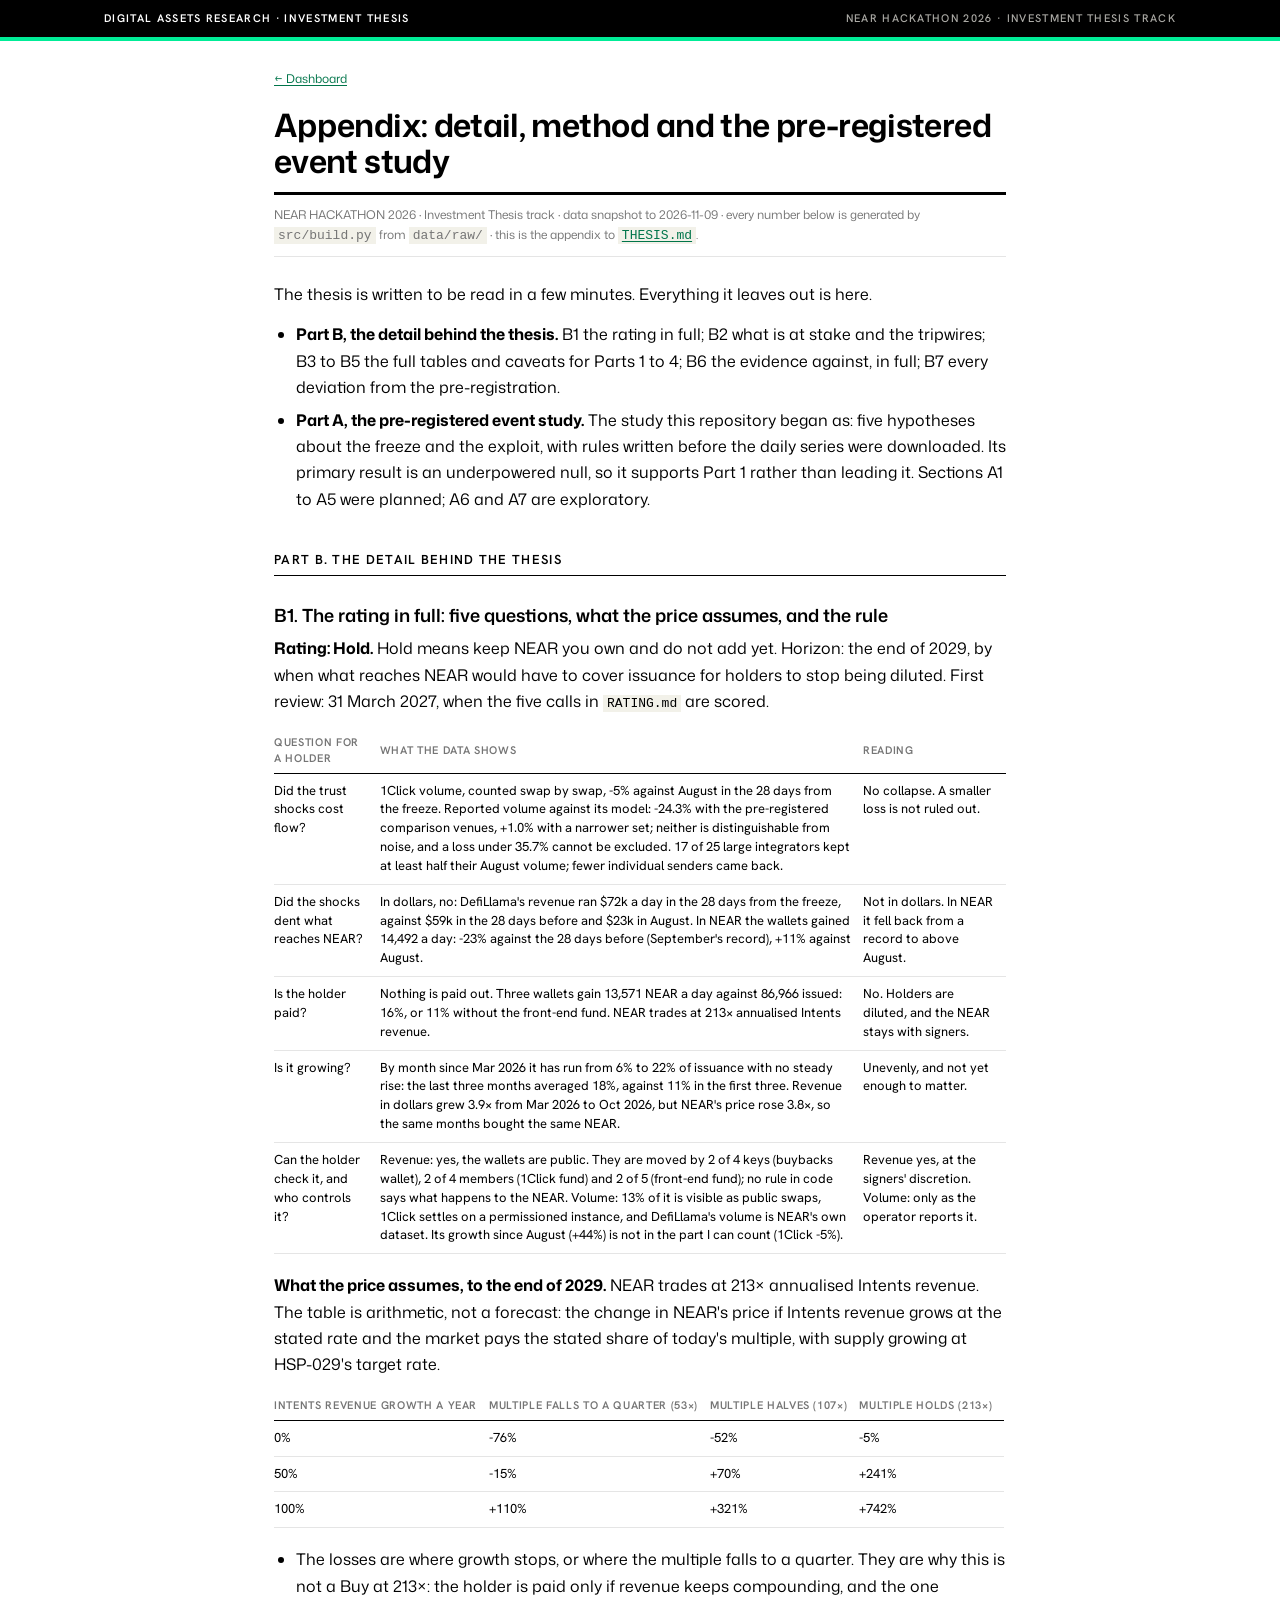
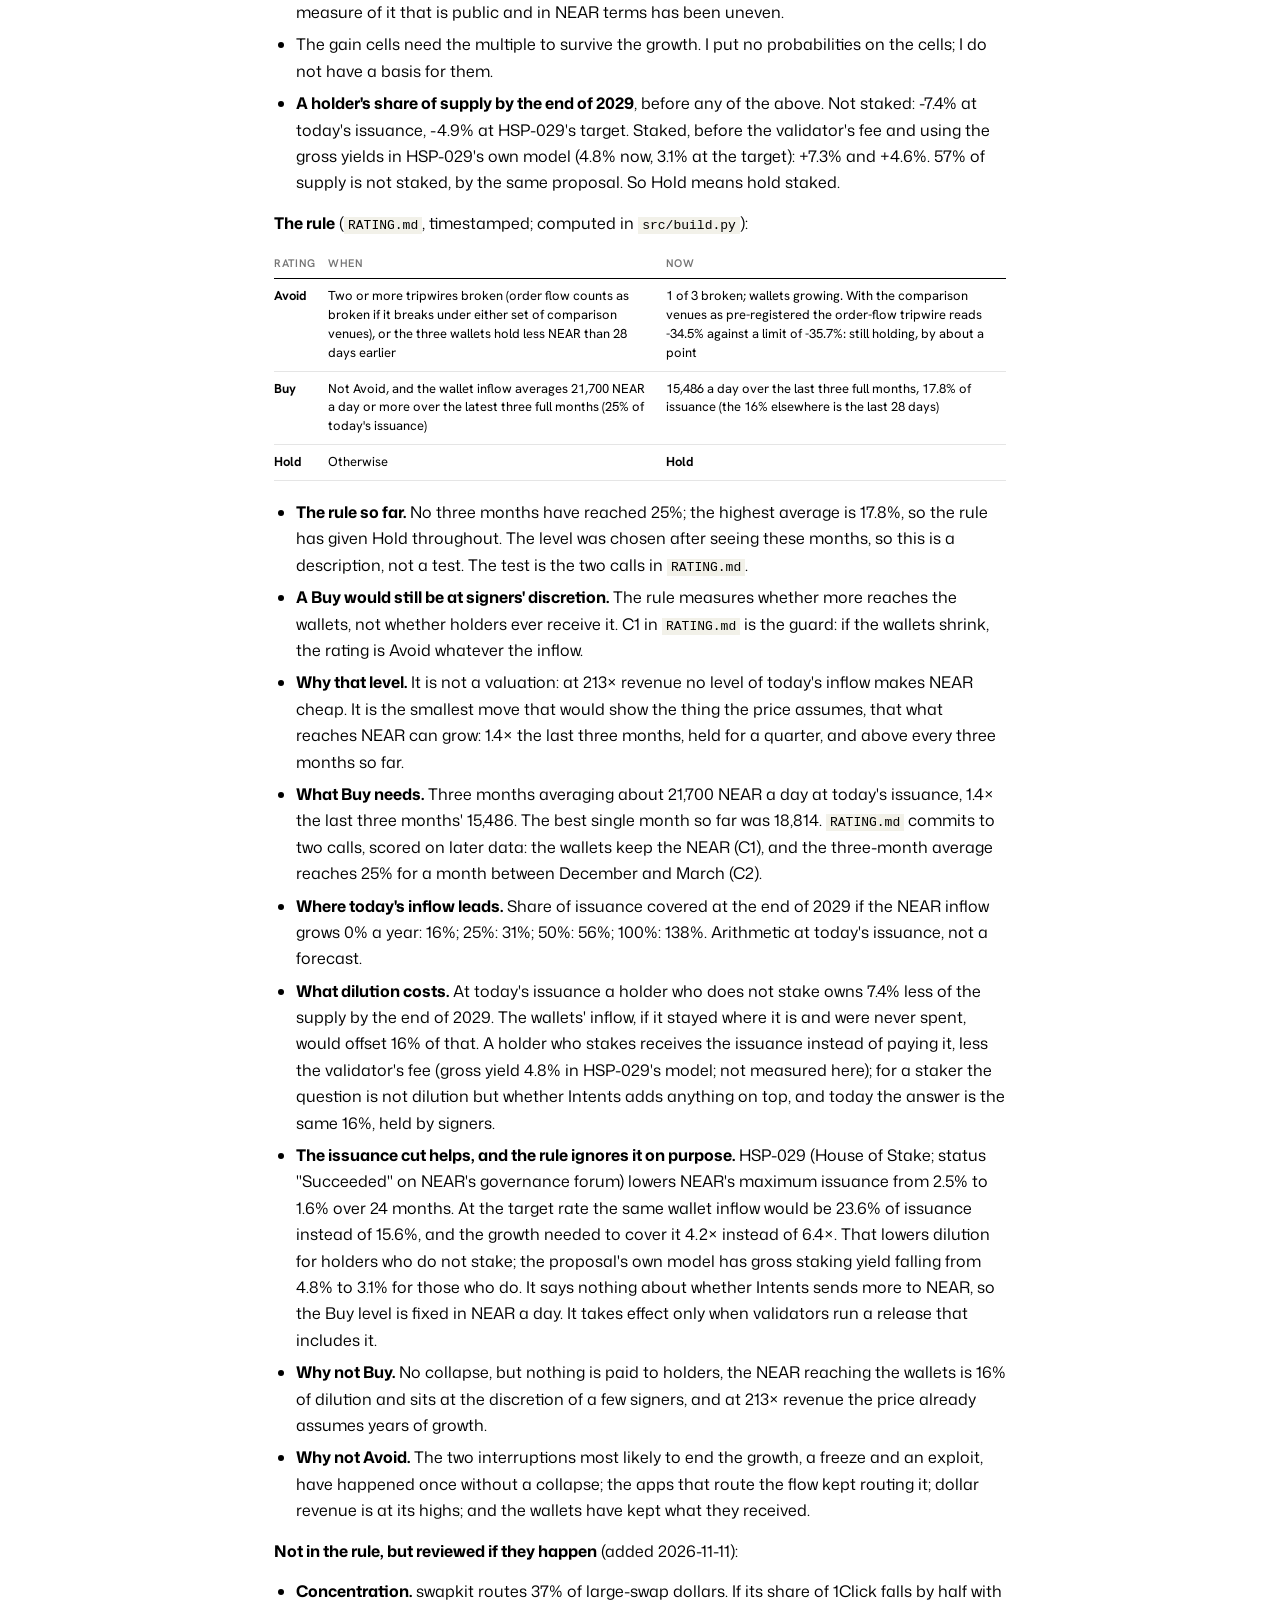
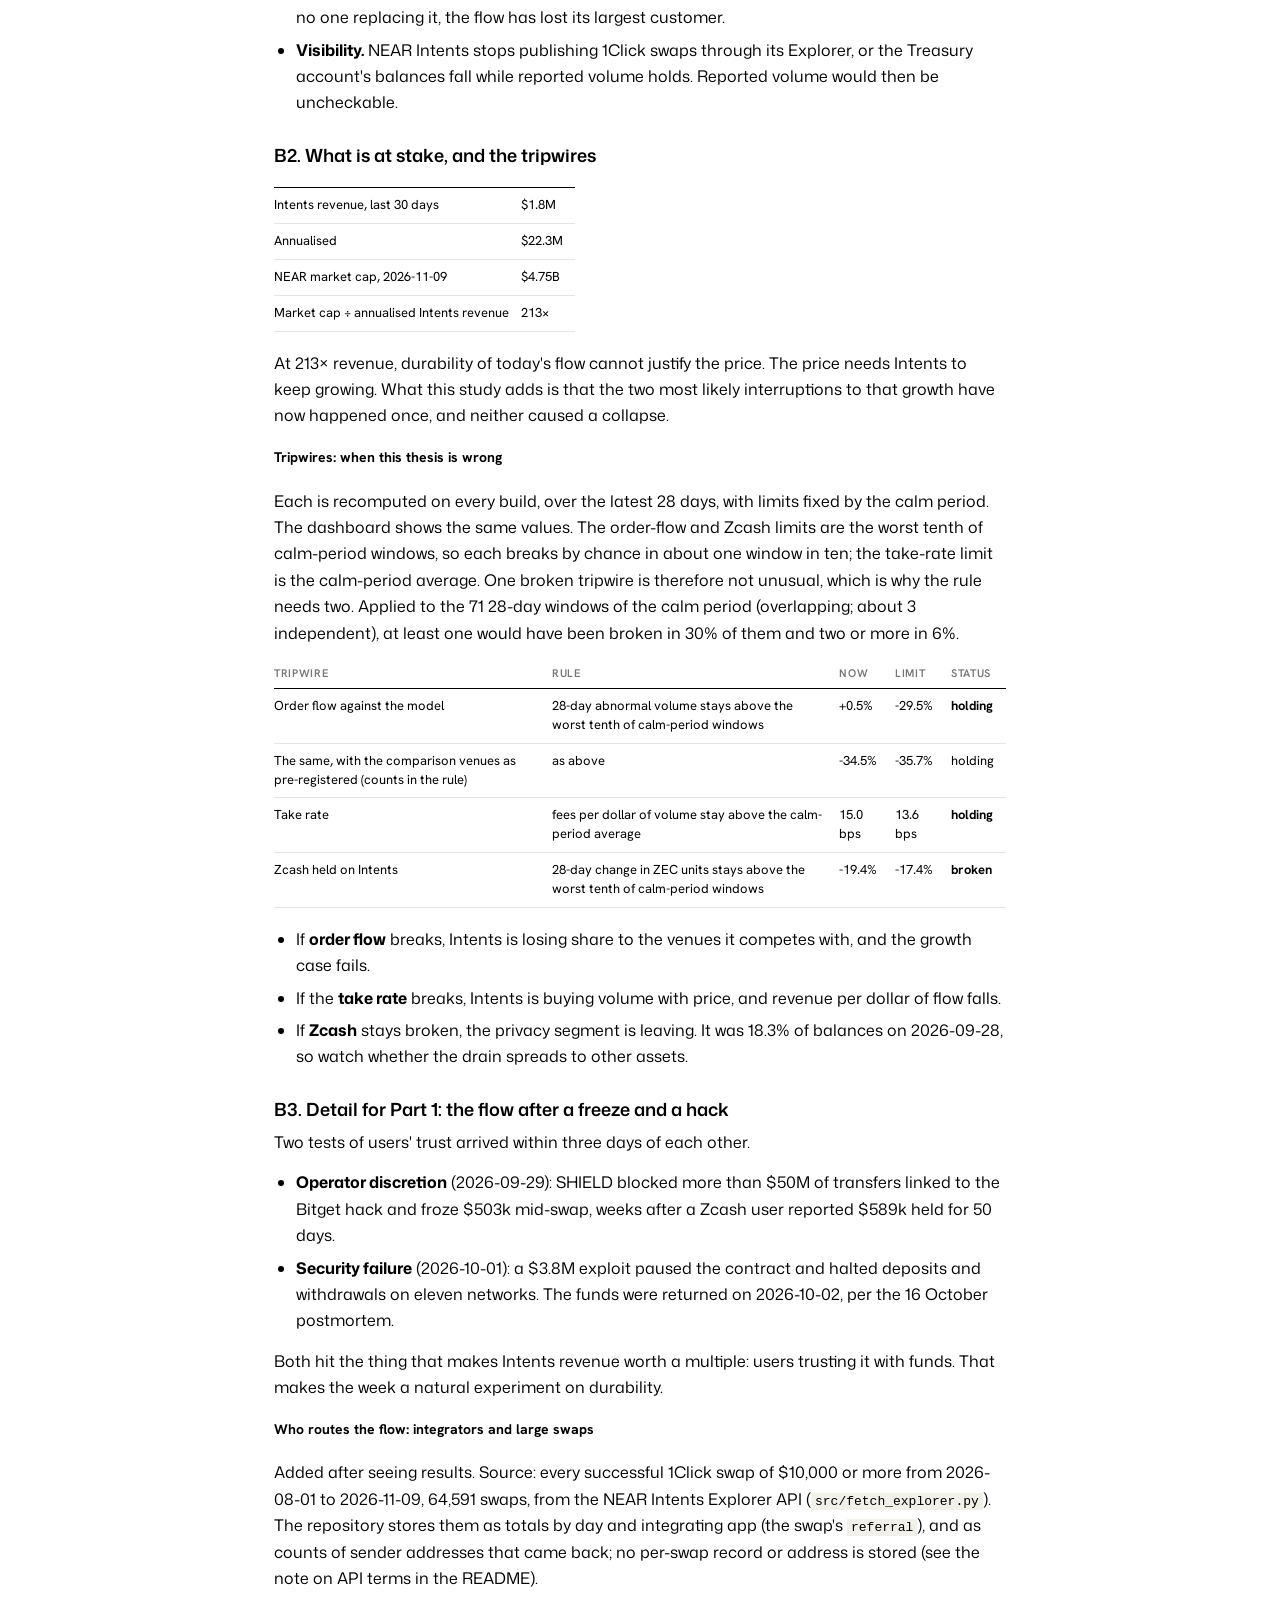
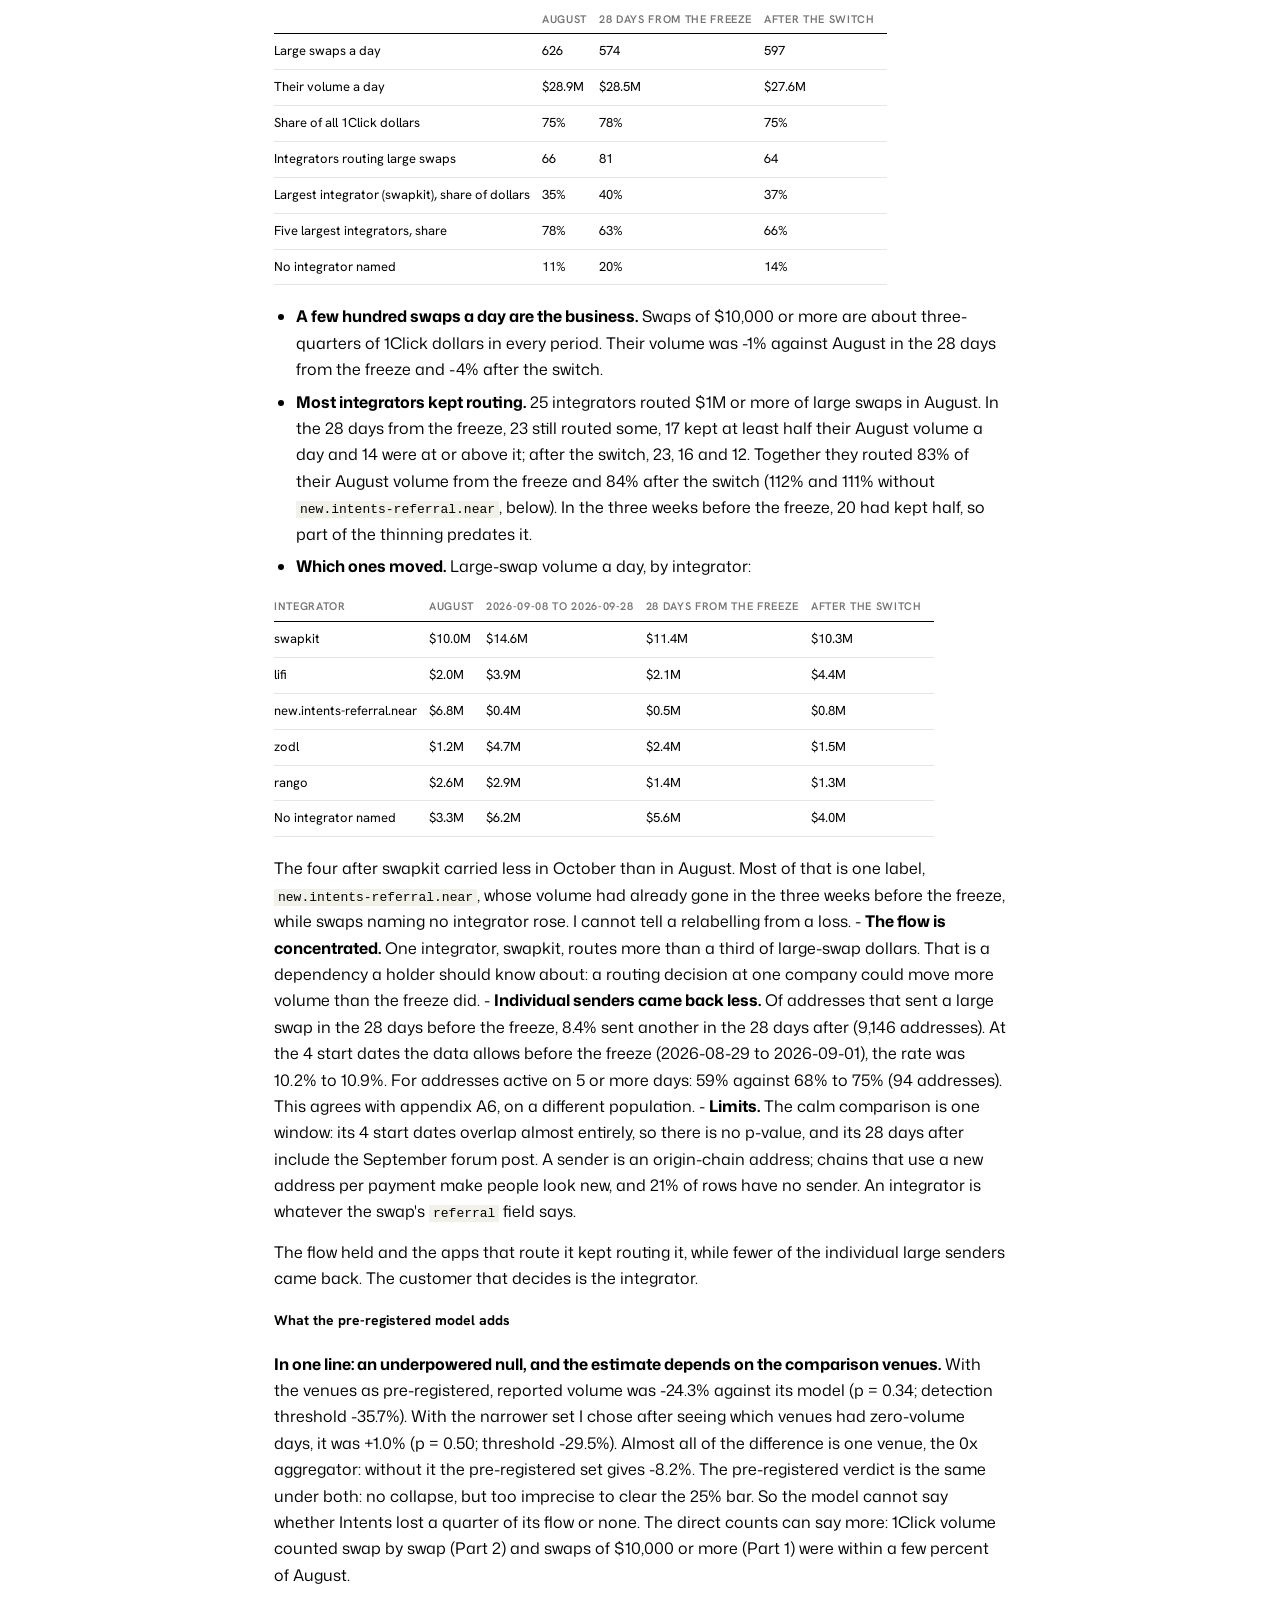
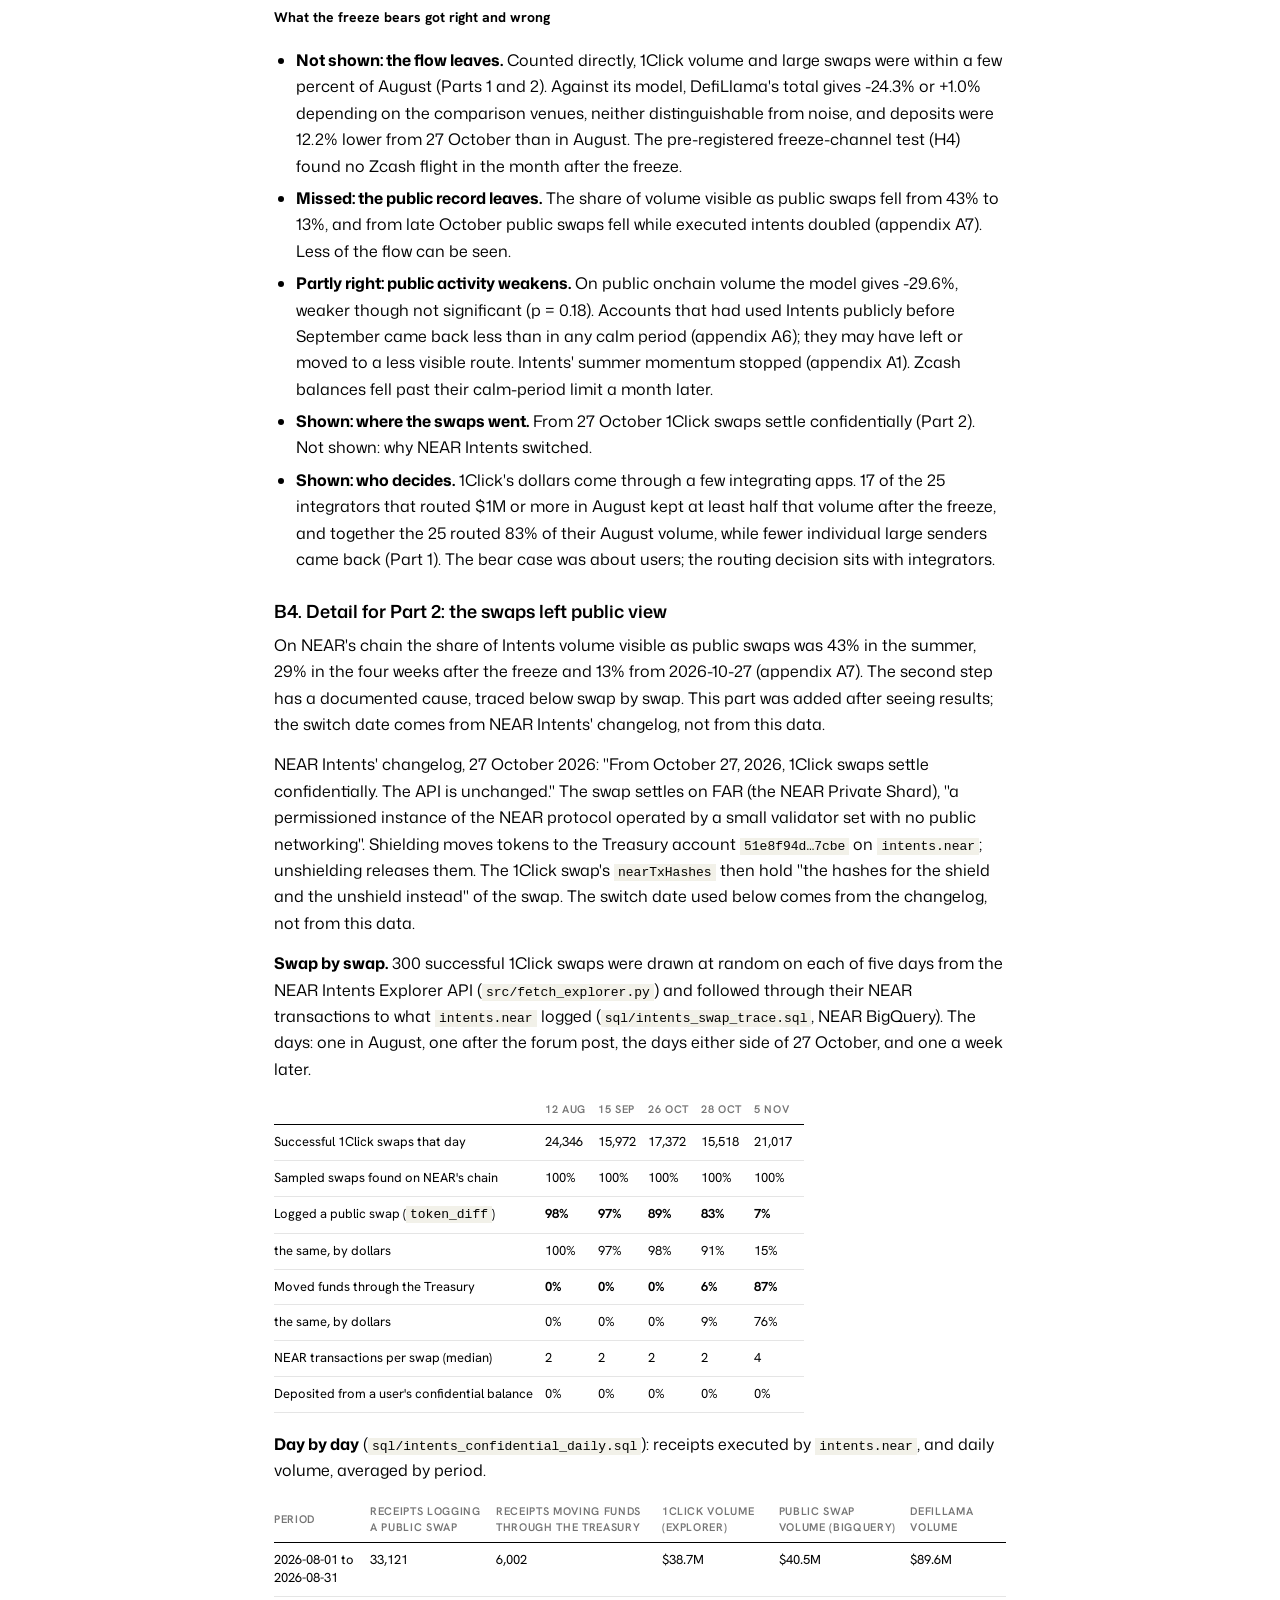
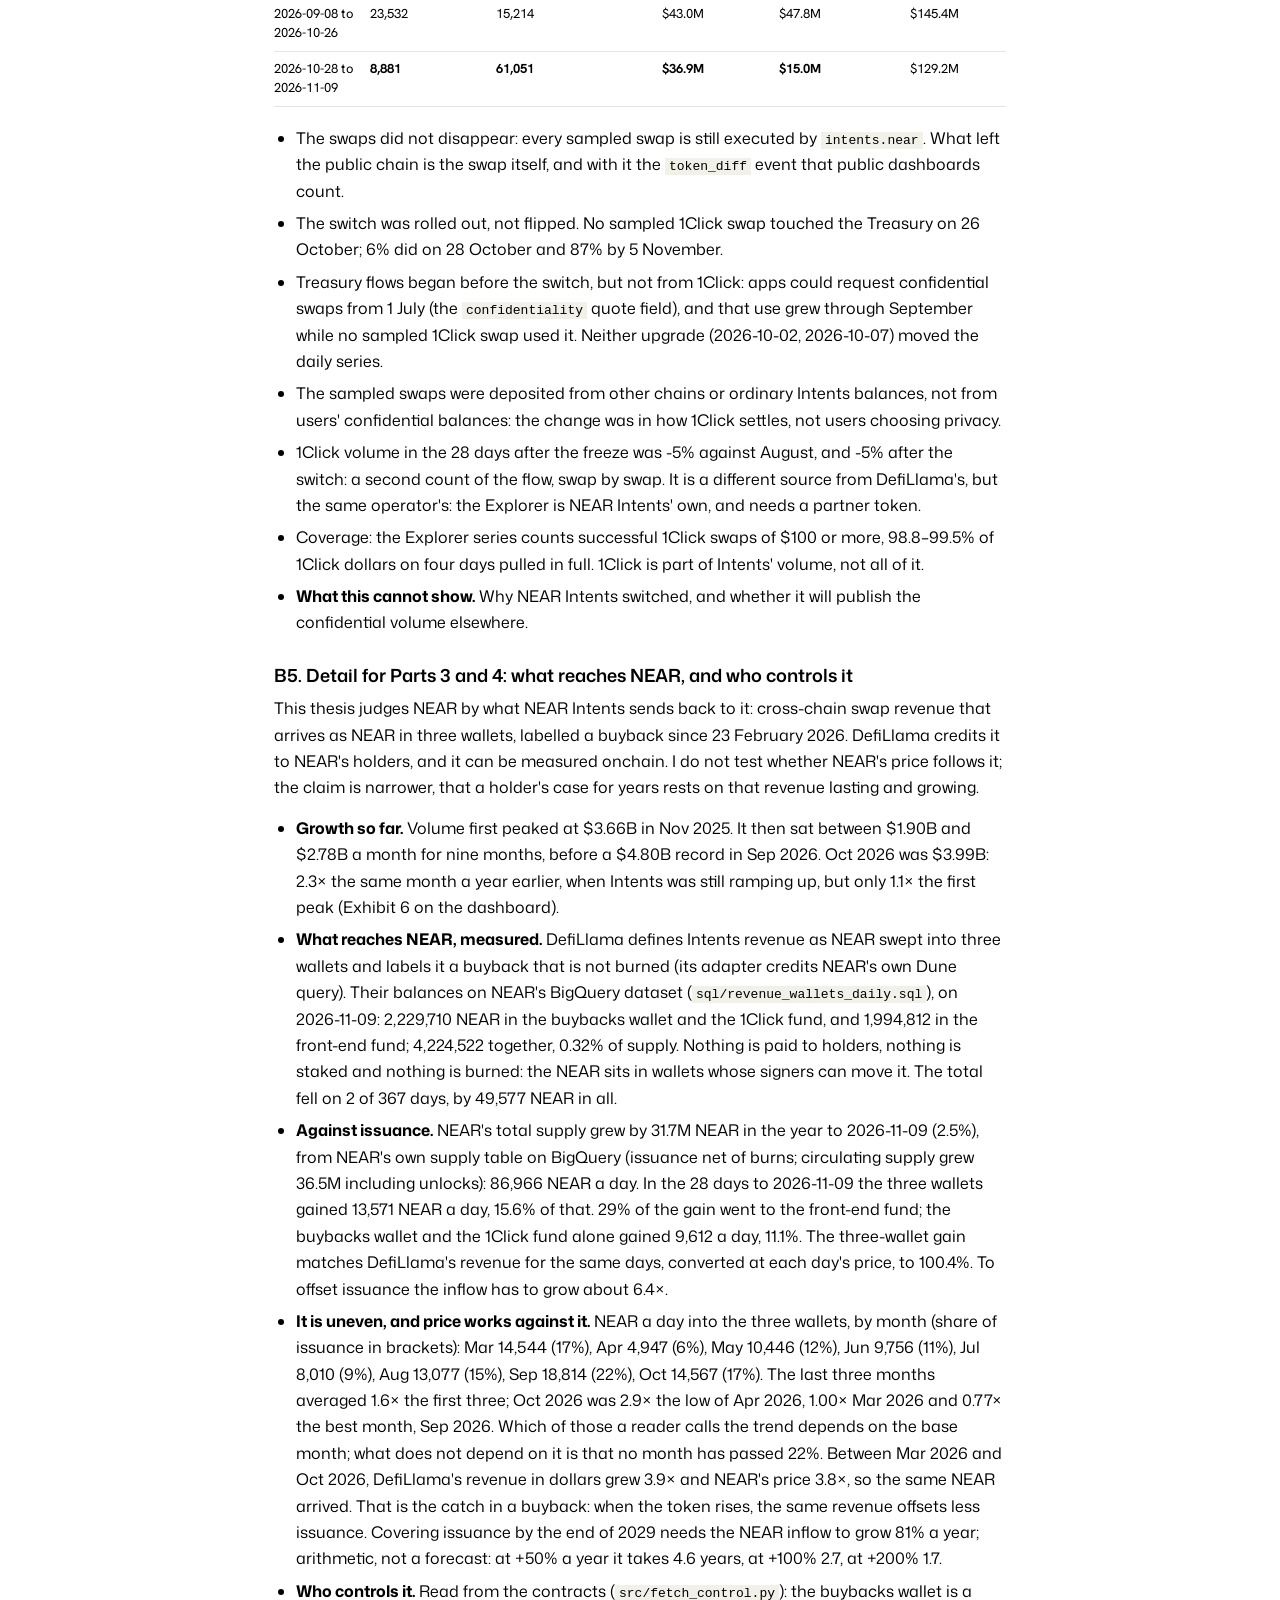
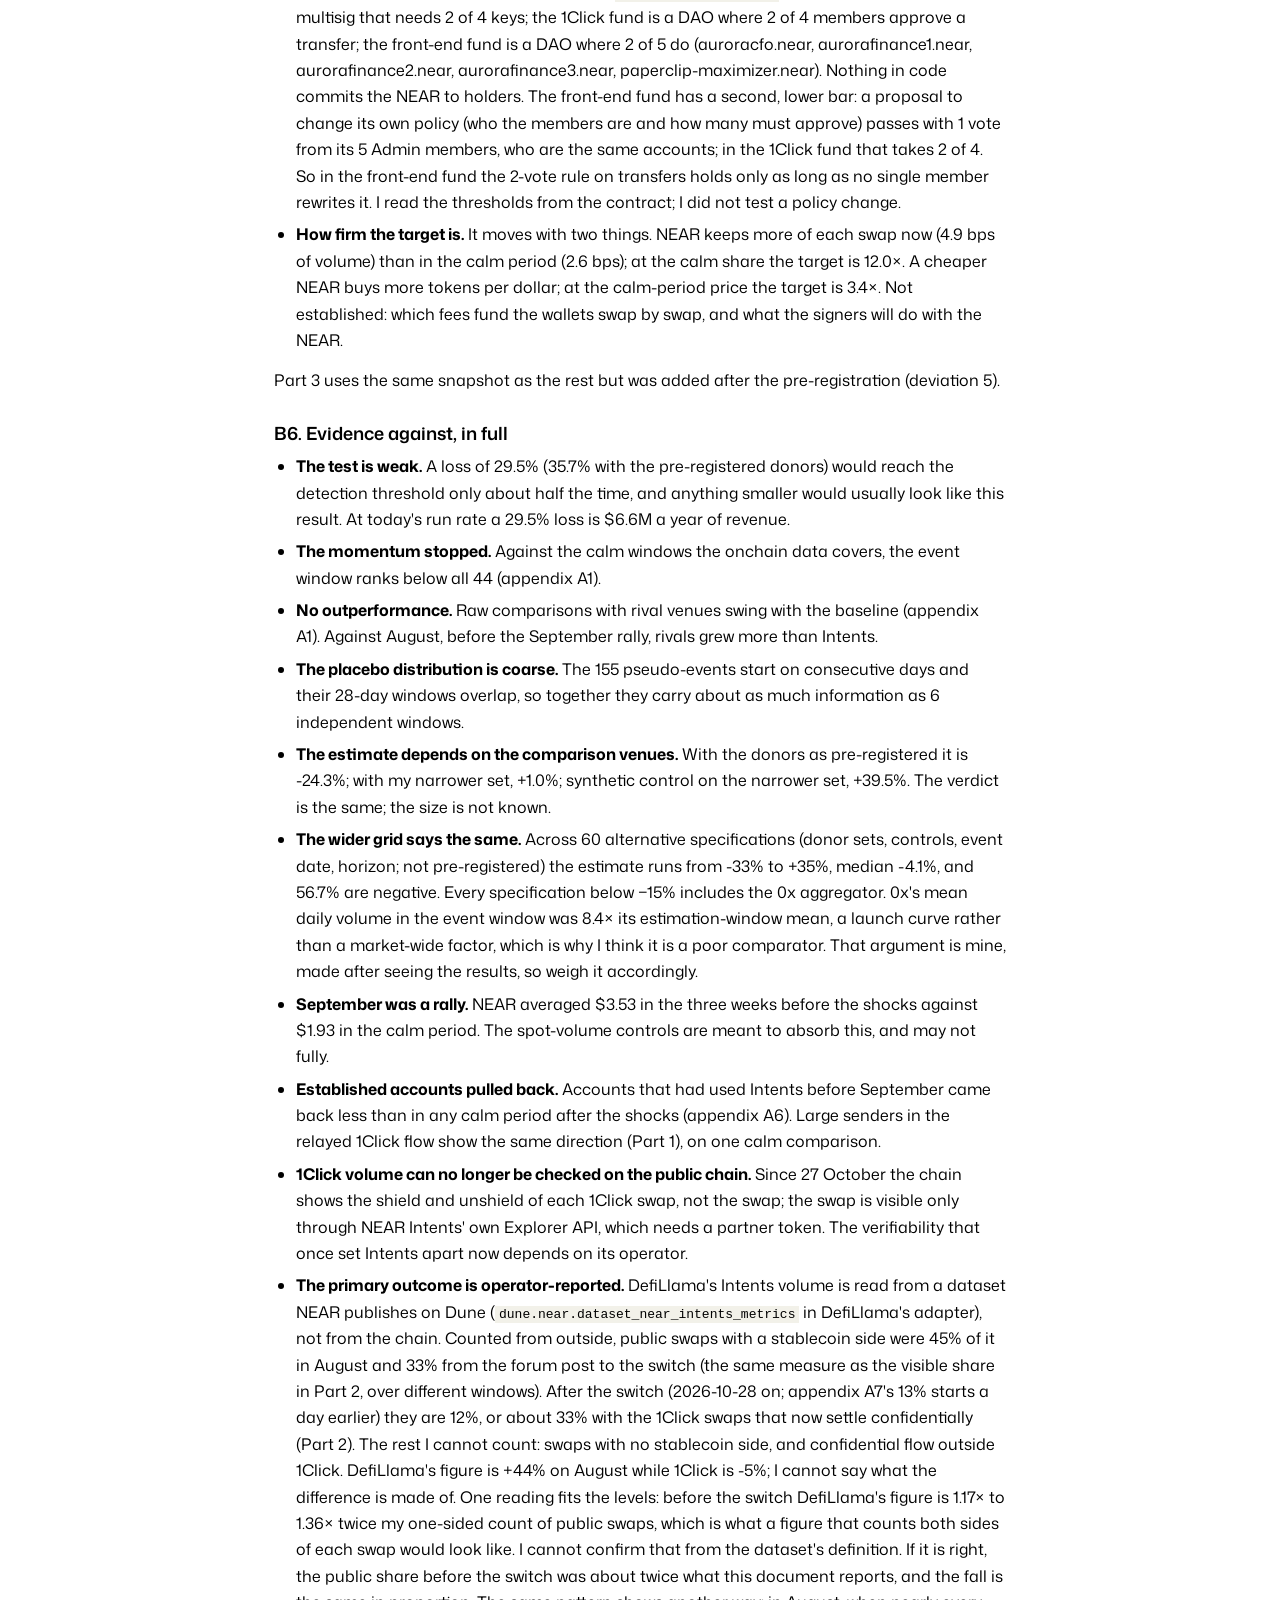
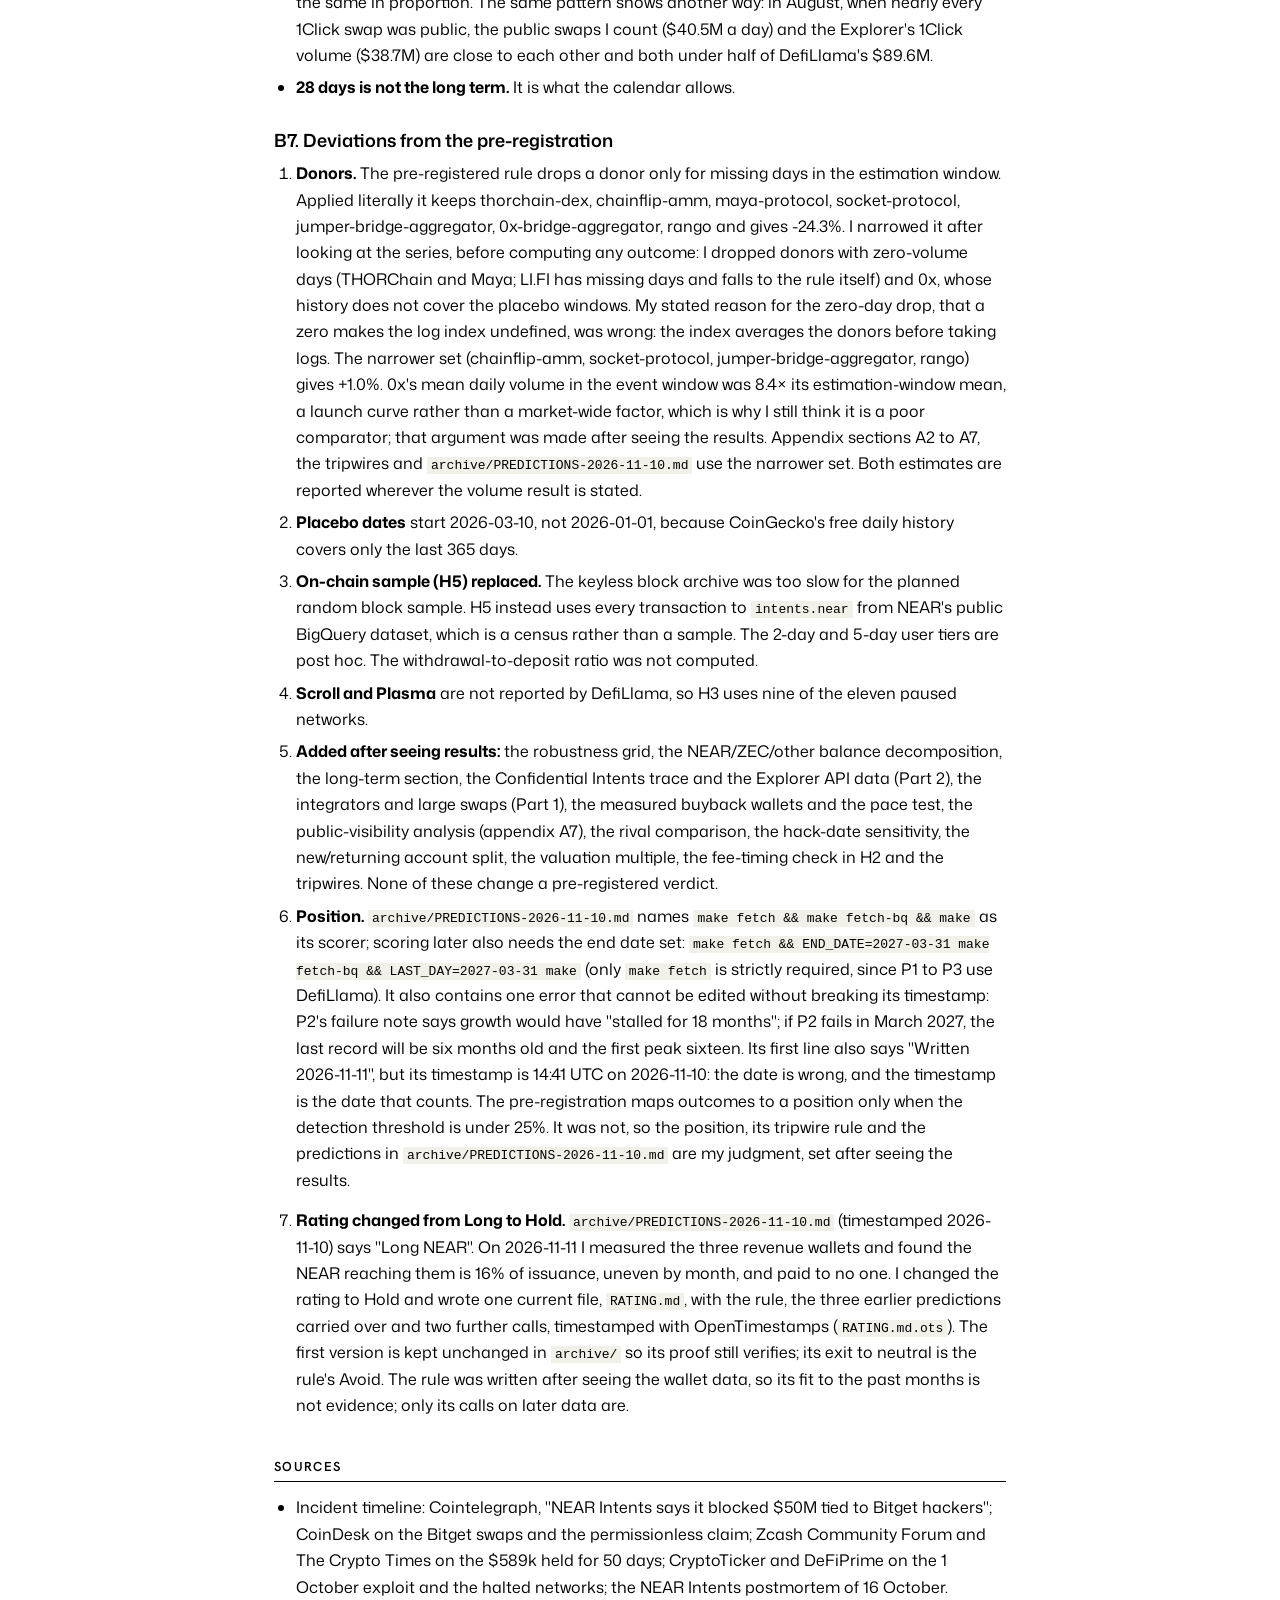
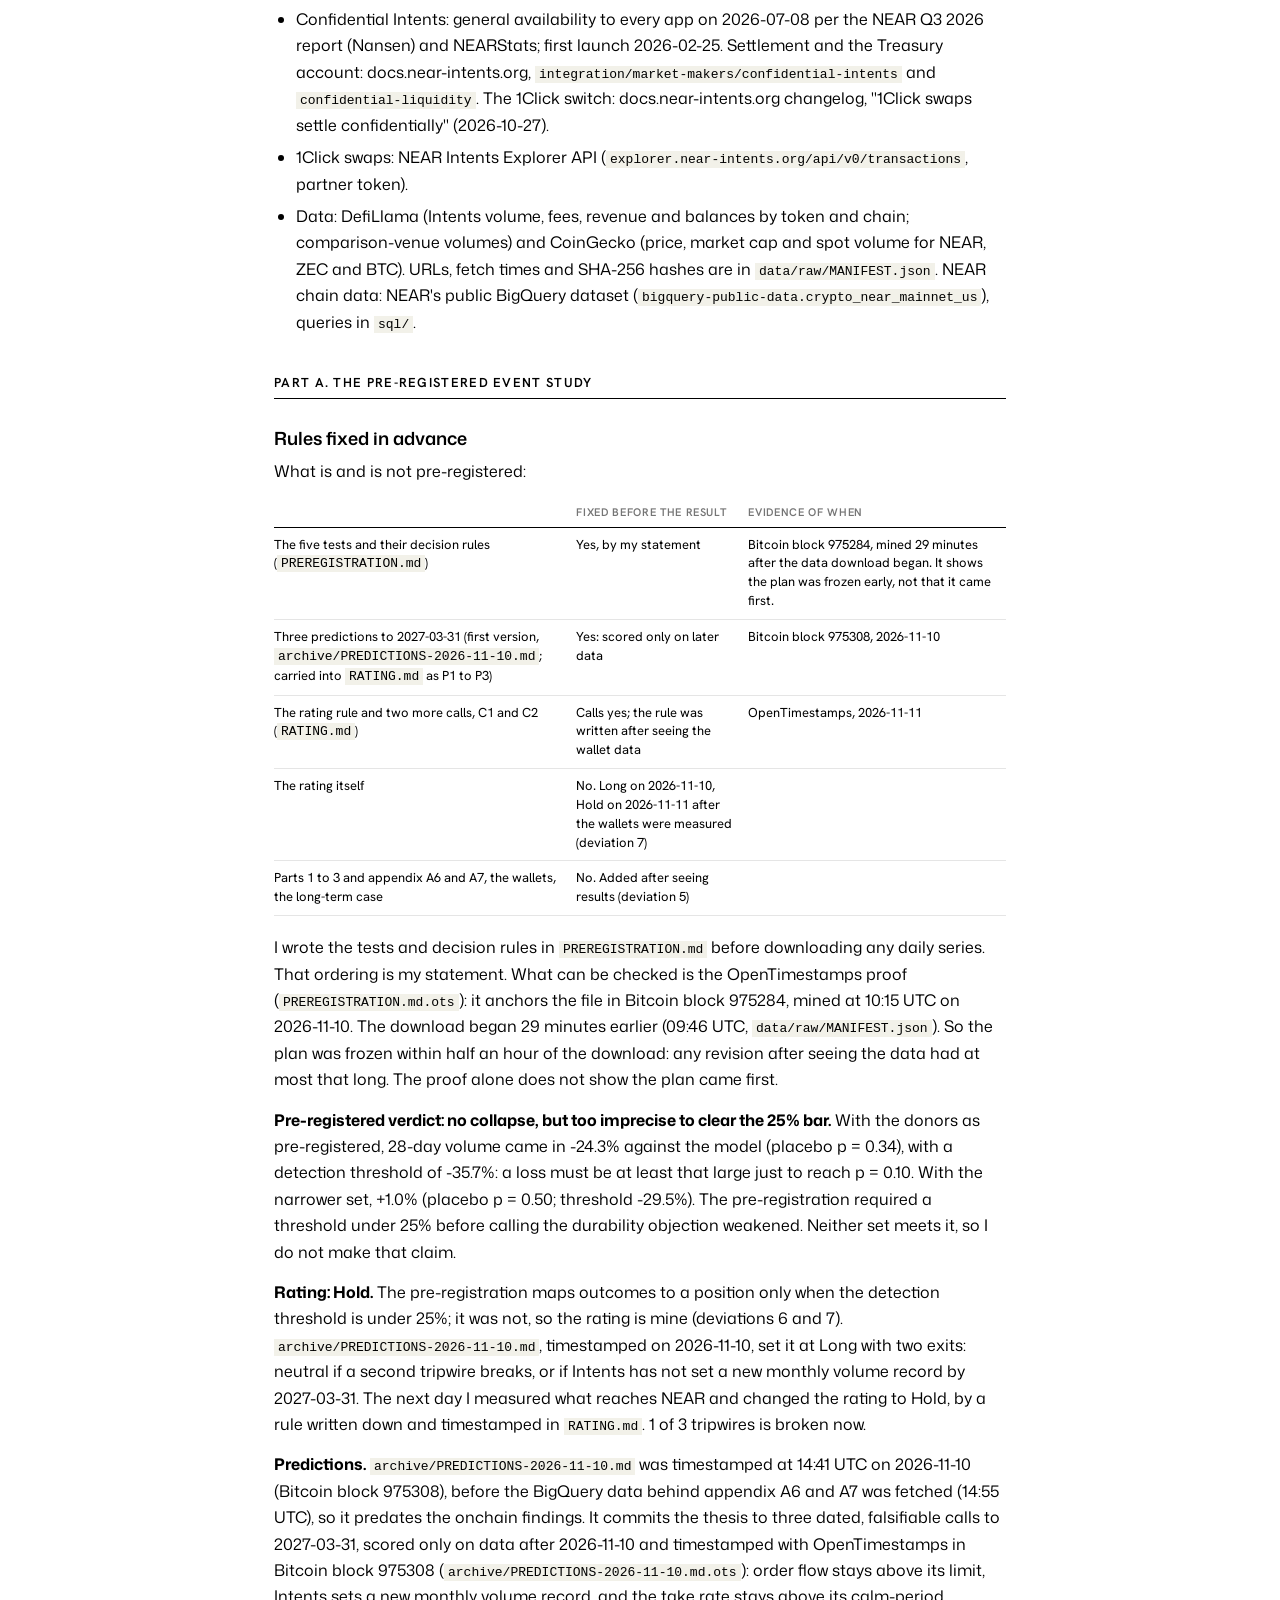
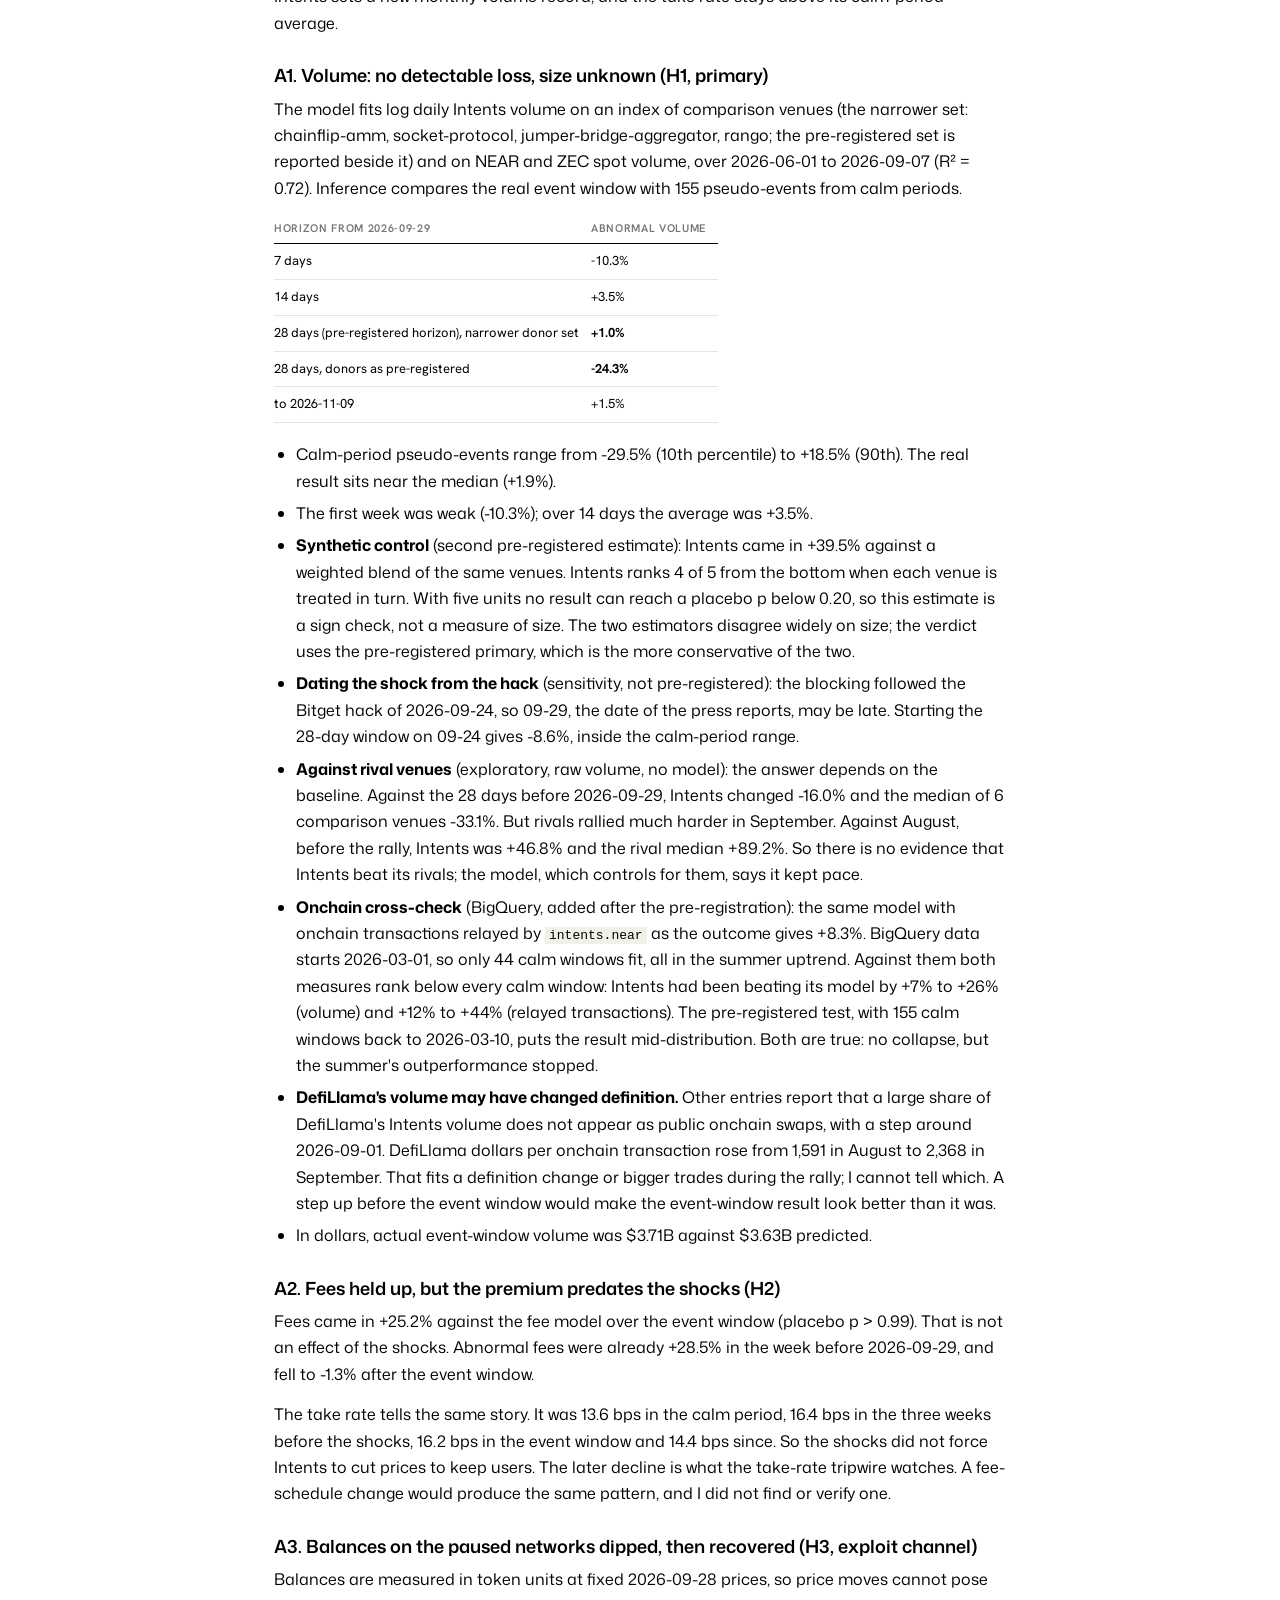
<file: docs/appendix.html>
<!doctype html>
<html lang="en">
<head>
<meta charset="utf-8">
<meta name="viewport" content="width=device-width, initial-scale=1">
<title>NEAR Intents Thesis: Appendix</title>
<link rel="preconnect" href="https://fonts.googleapis.com">
<link rel="preconnect" href="https://fonts.gstatic.com" crossorigin>
<link href="https://fonts.googleapis.com/css2?family=Mona+Sans:wght@400..800&family=Hanken+Grotesk:wght@400;500;600;700&display=swap" rel="stylesheet">
<link rel="stylesheet" href="style.css">
</head>
<body>
<div class="band"><div class="in"><span>Digital Assets Research · Investment Thesis</span><span>NEAR Hackathon 2026 · Investment Thesis Track</span></div></div>
<main class="prose">
<p class="back"><a href="index.html">← Dashboard</a></p>
<h1>Appendix: detail, method and the pre-registered event study</h1>
<p>NEAR HACKATHON 2026 · Investment Thesis track · data snapshot to 2026-11-09 · every number below is generated by <code>src/build.py</code> from <code>data/raw/</code> · this is the appendix to <a href="thesis.html"><code>THESIS.md</code></a>.</p>
<p>The thesis is written to be read in a few minutes. Everything it leaves out is here.</p>
<ul>
<li><strong>Part B, the detail behind the thesis.</strong> B1 the rating in full; B2 what is at stake and the tripwires; B3 to B5 the full tables and caveats for Parts 1 to 4; B6 the evidence against, in full; B7 every deviation from the pre-registration.</li>
<li><strong>Part A, the pre-registered event study.</strong> The study this repository began as: five hypotheses about the freeze and the exploit, with rules written before the daily series were downloaded. Its primary result is an underpowered null, so it supports Part 1 rather than leading it. Sections A1 to A5 were planned; A6 and A7 are exploratory.</li>
</ul>
<h2>Part B. The detail behind the thesis</h2>
<h3>B1. The rating in full: five questions, what the price assumes, and the rule</h3>
<p><strong>Rating: Hold.</strong> Hold means keep NEAR you own and do not add yet. Horizon: the end of 2029, by when what reaches NEAR would have to cover issuance for holders to stop being diluted. First review: 31 March 2027, when the five calls in <code>RATING.md</code> are scored.</p>
<table>
<thead>
<tr>
<th>Question for a holder</th>
<th>What the data shows</th>
<th>Reading</th>
</tr>
</thead>
<tbody>
<tr>
<td>Did the trust shocks cost flow?</td>
<td>1Click volume, counted swap by swap, -5% against August in the 28 days from the freeze. Reported volume against its model: -24.3% with the pre-registered comparison venues, +1.0% with a narrower set; neither is distinguishable from noise, and a loss under 35.7% cannot be excluded. 17 of 25 large integrators kept at least half their August volume; fewer individual senders came back.</td>
<td>No collapse. A smaller loss is not ruled out.</td>
</tr>
<tr>
<td>Did the shocks dent what reaches NEAR?</td>
<td>In dollars, no: DefiLlama's revenue ran $72k a day in the 28 days from the freeze, against $59k in the 28 days before and $23k in August. In NEAR the wallets gained 14,492 a day: -23% against the 28 days before (September's record), +11% against August.</td>
<td>Not in dollars. In NEAR it fell back from a record to above August.</td>
</tr>
<tr>
<td>Is the holder paid?</td>
<td>Nothing is paid out. Three wallets gain 13,571 NEAR a day against 86,966 issued: 16%, or 11% without the front-end fund. NEAR trades at 213× annualised Intents revenue.</td>
<td>No. Holders are diluted, and the NEAR stays with signers.</td>
</tr>
<tr>
<td>Is it growing?</td>
<td>By month since Mar 2026 it has run from 6% to 22% of issuance with no steady rise: the last three months averaged 18%, against 11% in the first three. Revenue in dollars grew 3.9× from Mar 2026 to Oct 2026, but NEAR's price rose 3.8×, so the same months bought the same NEAR.</td>
<td>Unevenly, and not yet enough to matter.</td>
</tr>
<tr>
<td>Can the holder check it, and who controls it?</td>
<td>Revenue: yes, the wallets are public. They are moved by 2 of 4 keys (buybacks wallet), 2 of 4 members (1Click fund) and 2 of 5 (front-end fund); no rule in code says what happens to the NEAR. Volume: 13% of it is visible as public swaps, 1Click settles on a permissioned instance, and DefiLlama's volume is NEAR's own dataset. Its growth since August (+44%) is not in the part I can count (1Click -5%).</td>
<td>Revenue yes, at the signers' discretion. Volume: only as the operator reports it.</td>
</tr>
</tbody>
</table>
<p><strong>What the price assumes, to the end of 2029.</strong> NEAR trades at 213× annualised Intents revenue. The table is arithmetic, not a forecast: the change in NEAR's price if Intents revenue grows at the stated rate and the market pays the stated share of today's multiple, with supply growing at HSP-029's target rate.</p>
<table>
<thead>
<tr>
<th>Intents revenue growth a year</th>
<th>Multiple falls to a quarter (53×)</th>
<th>Multiple halves (107×)</th>
<th>Multiple holds (213×)</th>
</tr>
</thead>
<tbody>
<tr>
<td>0%</td>
<td>-76%</td>
<td>-52%</td>
<td>-5%</td>
</tr>
<tr>
<td>50%</td>
<td>-15%</td>
<td>+70%</td>
<td>+241%</td>
</tr>
<tr>
<td>100%</td>
<td>+110%</td>
<td>+321%</td>
<td>+742%</td>
</tr>
</tbody>
</table>
<ul>
<li>The losses are where growth stops, or where the multiple falls to a quarter. They are why this is not a Buy at 213×: the holder is paid only if revenue keeps compounding, and the one measure of it that is public and in NEAR terms has been uneven.</li>
<li>The gain cells need the multiple to survive the growth. I put no probabilities on the cells; I do not have a basis for them.</li>
<li><strong>A holder's share of supply by the end of 2029</strong>, before any of the above. Not staked: -7.4% at today's issuance, -4.9% at HSP-029's target. Staked, before the validator's fee and using the gross yields in HSP-029's own model (4.8% now, 3.1% at the target): +7.3% and +4.6%. 57% of supply is not staked, by the same proposal. So Hold means hold staked.</li>
</ul>
<p><strong>The rule</strong> (<code>RATING.md</code>, timestamped; computed in <code>src/build.py</code>):</p>
<table>
<thead>
<tr>
<th>Rating</th>
<th>When</th>
<th>Now</th>
</tr>
</thead>
<tbody>
<tr>
<td><strong>Avoid</strong></td>
<td>Two or more tripwires broken (order flow counts as broken if it breaks under either set of comparison venues), or the three wallets hold less NEAR than 28 days earlier</td>
<td>1 of 3 broken; wallets growing. With the comparison venues as pre-registered the order-flow tripwire reads -34.5% against a limit of -35.7%: still holding, by about a point</td>
</tr>
<tr>
<td><strong>Buy</strong></td>
<td>Not Avoid, and the wallet inflow averages 21,700 NEAR a day or more over the latest three full months (25% of today's issuance)</td>
<td>15,486 a day over the last three full months, 17.8% of issuance (the 16% elsewhere is the last 28 days)</td>
</tr>
<tr>
<td><strong>Hold</strong></td>
<td>Otherwise</td>
<td><strong>Hold</strong></td>
</tr>
</tbody>
</table>
<ul>
<li><strong>The rule so far.</strong> No three months have reached 25%; the highest average is 17.8%, so the rule has given Hold throughout. The level was chosen after seeing these months, so this is a description, not a test. The test is the two calls in <code>RATING.md</code>.</li>
<li><strong>A Buy would still be at signers' discretion.</strong> The rule measures whether more reaches the wallets, not whether holders ever receive it. C1 in <code>RATING.md</code> is the guard: if the wallets shrink, the rating is Avoid whatever the inflow.</li>
<li><strong>Why that level.</strong> It is not a valuation: at 213× revenue no level of today's inflow makes NEAR cheap. It is the smallest move that would show the thing the price assumes, that what reaches NEAR can grow: 1.4× the last three months, held for a quarter, and above every three months so far.</li>
<li><strong>What Buy needs.</strong> Three months averaging about 21,700 NEAR a day at today's issuance, 1.4× the last three months' 15,486. The best single month so far was 18,814. <code>RATING.md</code> commits to two calls, scored on later data: the wallets keep the NEAR (C1), and the three-month average reaches 25% for a month between December and March (C2).</li>
<li><strong>Where today's inflow leads.</strong> Share of issuance covered at the end of 2029 if the NEAR inflow grows 0% a year: 16%; 25%: 31%; 50%: 56%; 100%: 138%. Arithmetic at today's issuance, not a forecast.</li>
<li><strong>What dilution costs.</strong> At today's issuance a holder who does not stake owns 7.4% less of the supply by the end of 2029. The wallets' inflow, if it stayed where it is and were never spent, would offset 16% of that. A holder who stakes receives the issuance instead of paying it, less the validator's fee (gross yield 4.8% in HSP-029's model; not measured here); for a staker the question is not dilution but whether Intents adds anything on top, and today the answer is the same 16%, held by signers.</li>
<li><strong>The issuance cut helps, and the rule ignores it on purpose.</strong> HSP-029 (House of Stake; status "Succeeded" on NEAR's governance forum) lowers NEAR's maximum issuance from 2.5% to 1.6% over 24 months. At the target rate the same wallet inflow would be 23.6% of issuance instead of 15.6%, and the growth needed to cover it 4.2× instead of 6.4×. That lowers dilution for holders who do not stake; the proposal's own model has gross staking yield falling from 4.8% to 3.1% for those who do. It says nothing about whether Intents sends more to NEAR, so the Buy level is fixed in NEAR a day. It takes effect only when validators run a release that includes it.</li>
<li><strong>Why not Buy.</strong> No collapse, but nothing is paid to holders, the NEAR reaching the wallets is 16% of dilution and sits at the discretion of a few signers, and at 213× revenue the price already assumes years of growth.</li>
<li><strong>Why not Avoid.</strong> The two interruptions most likely to end the growth, a freeze and an exploit, have happened once without a collapse; the apps that route the flow kept routing it; dollar revenue is at its highs; and the wallets have kept what they received.</li>
</ul>
<p><strong>Not in the rule, but reviewed if they happen</strong> (added 2026-11-11):</p>
<ul>
<li><strong>Concentration.</strong> swapkit routes 37% of large-swap dollars. If its share of 1Click falls by half with no one replacing it, the flow has lost its largest customer.</li>
<li><strong>Visibility.</strong> NEAR Intents stops publishing 1Click swaps through its Explorer, or the Treasury account's balances fall while reported volume holds. Reported volume would then be uncheckable.</li>
</ul>
<h3>B2. What is at stake, and the tripwires</h3>
<table>
<thead>
<tr>
<th></th>
<th></th>
</tr>
</thead>
<tbody>
<tr>
<td>Intents revenue, last 30 days</td>
<td>$1.8M</td>
</tr>
<tr>
<td>Annualised</td>
<td>$22.3M</td>
</tr>
<tr>
<td>NEAR market cap, 2026-11-09</td>
<td>$4.75B</td>
</tr>
<tr>
<td>Market cap ÷ annualised Intents revenue</td>
<td>213×</td>
</tr>
</tbody>
</table>
<p>At 213× revenue, durability of today's flow cannot justify the price. The price needs Intents to keep growing. What this study adds is that the two most likely interruptions to that growth have now happened once, and neither caused a collapse.</p>
<h4>Tripwires: when this thesis is wrong</h4>
<p>Each is recomputed on every build, over the latest 28 days, with limits fixed by the calm period. The dashboard shows the same values. The order-flow and Zcash limits are the worst tenth of calm-period windows, so each breaks by chance in about one window in ten; the take-rate limit is the calm-period average. One broken tripwire is therefore not unusual, which is why the rule needs two. Applied to the 71 28-day windows of the calm period (overlapping; about 3 independent), at least one would have been broken in 30% of them and two or more in 6%.</p>
<table>
<thead>
<tr>
<th>Tripwire</th>
<th>Rule</th>
<th>Now</th>
<th>Limit</th>
<th>Status</th>
</tr>
</thead>
<tbody>
<tr>
<td>Order flow against the model</td>
<td>28-day abnormal volume stays above the worst tenth of calm-period windows</td>
<td>+0.5%</td>
<td>-29.5%</td>
<td><strong>holding</strong></td>
</tr>
<tr>
<td>The same, with the comparison venues as pre-registered (counts in the rule)</td>
<td>as above</td>
<td>-34.5%</td>
<td>-35.7%</td>
<td>holding</td>
</tr>
<tr>
<td>Take rate</td>
<td>fees per dollar of volume stay above the calm-period average</td>
<td>15.0 bps</td>
<td>13.6 bps</td>
<td><strong>holding</strong></td>
</tr>
<tr>
<td>Zcash held on Intents</td>
<td>28-day change in ZEC units stays above the worst tenth of calm-period windows</td>
<td>-19.4%</td>
<td>-17.4%</td>
<td><strong>broken</strong></td>
</tr>
</tbody>
</table>
<ul>
<li>If <strong>order flow</strong> breaks, Intents is losing share to the venues it competes with, and the growth case fails.</li>
<li>If the <strong>take rate</strong> breaks, Intents is buying volume with price, and revenue per dollar of flow falls.</li>
<li>If <strong>Zcash</strong> stays broken, the privacy segment is leaving. It was 18.3% of balances on 2026-09-28, so watch whether the drain spreads to other assets.</li>
</ul>
<h3>B3. Detail for Part 1: the flow after a freeze and a hack</h3>
<p>Two tests of users' trust arrived within three days of each other.</p>
<ul>
<li><strong>Operator discretion</strong> (2026-09-29): SHIELD blocked more than $50M of transfers linked to the Bitget hack and froze $503k mid-swap, weeks after a Zcash user reported $589k held for 50 days.</li>
<li><strong>Security failure</strong> (2026-10-01): a $3.8M exploit paused the contract and halted deposits and withdrawals on eleven networks. The funds were returned on 2026-10-02, per the 16 October postmortem.</li>
</ul>
<p>Both hit the thing that makes Intents revenue worth a multiple: users trusting it with funds. That makes the week a natural experiment on durability.</p>
<h4>Who routes the flow: integrators and large swaps</h4>
<p>Added after seeing results. Source: every successful 1Click swap of $10,000 or more from 2026-08-01 to 2026-11-09, 64,591 swaps, from the NEAR Intents Explorer API (<code>src/fetch_explorer.py</code>). The repository stores them as totals by day and integrating app (the swap's <code>referral</code>), and as counts of sender addresses that came back; no per-swap record or address is stored (see the note on API terms in the README).</p>
<table>
<thead>
<tr>
<th></th>
<th>August</th>
<th>28 days from the freeze</th>
<th>After the switch</th>
</tr>
</thead>
<tbody>
<tr>
<td>Large swaps a day</td>
<td>626</td>
<td>574</td>
<td>597</td>
</tr>
<tr>
<td>Their volume a day</td>
<td>$28.9M</td>
<td>$28.5M</td>
<td>$27.6M</td>
</tr>
<tr>
<td>Share of all 1Click dollars</td>
<td>75%</td>
<td>78%</td>
<td>75%</td>
</tr>
<tr>
<td>Integrators routing large swaps</td>
<td>66</td>
<td>81</td>
<td>64</td>
</tr>
<tr>
<td>Largest integrator (swapkit), share of dollars</td>
<td>35%</td>
<td>40%</td>
<td>37%</td>
</tr>
<tr>
<td>Five largest integrators, share</td>
<td>78%</td>
<td>63%</td>
<td>66%</td>
</tr>
<tr>
<td>No integrator named</td>
<td>11%</td>
<td>20%</td>
<td>14%</td>
</tr>
</tbody>
</table>
<ul>
<li><strong>A few hundred swaps a day are the business.</strong> Swaps of $10,000 or more are about three-quarters of 1Click dollars in every period. Their volume was -1% against August in the 28 days from the freeze and -4% after the switch.</li>
<li><strong>Most integrators kept routing.</strong> 25 integrators routed $1M or more of large swaps in August. In the 28 days from the freeze, 23 still routed some, 17 kept at least half their August volume a day and 14 were at or above it; after the switch, 23, 16 and 12. Together they routed 83% of their August volume from the freeze and 84% after the switch (112% and 111% without <code>new.intents-referral.near</code>, below). In the three weeks before the freeze, 20 had kept half, so part of the thinning predates it.</li>
<li><strong>Which ones moved.</strong> Large-swap volume a day, by integrator:</li>
</ul>
<table>
<thead>
<tr>
<th>Integrator</th>
<th>August</th>
<th>2026-09-08 to 2026-09-28</th>
<th>28 days from the freeze</th>
<th>After the switch</th>
</tr>
</thead>
<tbody>
<tr>
<td>swapkit</td>
<td>$10.0M</td>
<td>$14.6M</td>
<td>$11.4M</td>
<td>$10.3M</td>
</tr>
<tr>
<td>lifi</td>
<td>$2.0M</td>
<td>$3.9M</td>
<td>$2.1M</td>
<td>$4.4M</td>
</tr>
<tr>
<td>new.intents-referral.near</td>
<td>$6.8M</td>
<td>$0.4M</td>
<td>$0.5M</td>
<td>$0.8M</td>
</tr>
<tr>
<td>zodl</td>
<td>$1.2M</td>
<td>$4.7M</td>
<td>$2.4M</td>
<td>$1.5M</td>
</tr>
<tr>
<td>rango</td>
<td>$2.6M</td>
<td>$2.9M</td>
<td>$1.4M</td>
<td>$1.3M</td>
</tr>
<tr>
<td>No integrator named</td>
<td>$3.3M</td>
<td>$6.2M</td>
<td>$5.6M</td>
<td>$4.0M</td>
</tr>
</tbody>
</table>
<p>The four after swapkit carried less in October than in August. Most of that is one label, <code>new.intents-referral.near</code>, whose volume had already gone in the three weeks before the freeze, while swaps naming no integrator rose. I cannot tell a relabelling from a loss.
- <strong>The flow is concentrated.</strong> One integrator, swapkit, routes more than a third of large-swap dollars. That is a dependency a holder should know about: a routing decision at one company could move more volume than the freeze did.
- <strong>Individual senders came back less.</strong> Of addresses that sent a large swap in the 28 days before the freeze, 8.4% sent another in the 28 days after (9,146 addresses). At the 4 start dates the data allows before the freeze (2026-08-29 to 2026-09-01), the rate was 10.2% to 10.9%. For addresses active on 5 or more days: 59% against 68% to 75% (94 addresses). This agrees with appendix A6, on a different population.
- <strong>Limits.</strong> The calm comparison is one window: its 4 start dates overlap almost entirely, so there is no p-value, and its 28 days after include the September forum post. A sender is an origin-chain address; chains that use a new address per payment make people look new, and 21% of rows have no sender. An integrator is whatever the swap's <code>referral</code> field says.</p>
<p>The flow held and the apps that route it kept routing it, while fewer of the individual large senders came back. The customer that decides is the integrator.</p>
<h4>What the pre-registered model adds</h4>
<p><strong>In one line: an underpowered null, and the estimate depends on the comparison venues.</strong> With the venues as pre-registered, reported volume was -24.3% against its model (p = 0.34; detection threshold -35.7%). With the narrower set I chose after seeing which venues had zero-volume days, it was +1.0% (p = 0.50; threshold -29.5%). Almost all of the difference is one venue, the 0x aggregator: without it the pre-registered set gives -8.2%. The pre-registered verdict is the same under both: no collapse, but too imprecise to clear the 25% bar. So the model cannot say whether Intents lost a quarter of its flow or none. The direct counts can say more: 1Click volume counted swap by swap (Part 2) and swaps of $10,000 or more (Part 1) were within a few percent of August.</p>
<h4>What the freeze bears got right and wrong</h4>
<ul>
<li><strong>Not shown: the flow leaves.</strong> Counted directly, 1Click volume and large swaps were within a few percent of August (Parts 1 and 2). Against its model, DefiLlama's total gives -24.3% or +1.0% depending on the comparison venues, neither distinguishable from noise, and deposits were 12.2% lower from 27 October than in August. The pre-registered freeze-channel test (H4) found no Zcash flight in the month after the freeze.</li>
<li><strong>Missed: the public record leaves.</strong> The share of volume visible as public swaps fell from 43% to 13%, and from late October public swaps fell while executed intents doubled (appendix A7). Less of the flow can be seen.</li>
<li><strong>Partly right: public activity weakens.</strong> On public onchain volume the model gives -29.6%, weaker though not significant (p = 0.18). Accounts that had used Intents publicly before September came back less than in any calm period (appendix A6); they may have left or moved to a less visible route. Intents' summer momentum stopped (appendix A1). Zcash balances fell past their calm-period limit a month later.</li>
<li><strong>Shown: where the swaps went.</strong> From 27 October 1Click swaps settle confidentially (Part 2). Not shown: why NEAR Intents switched.</li>
<li><strong>Shown: who decides.</strong> 1Click's dollars come through a few integrating apps. 17 of the 25 integrators that routed $1M or more in August kept at least half that volume after the freeze, and together the 25 routed 83% of their August volume, while fewer individual large senders came back (Part 1). The bear case was about users; the routing decision sits with integrators.</li>
</ul>
<h3>B4. Detail for Part 2: the swaps left public view</h3>
<p>On NEAR's chain the share of Intents volume visible as public swaps was 43% in the summer, 29% in the four weeks after the freeze and 13% from 2026-10-27 (appendix A7). The second step has a documented cause, traced below swap by swap. This part was added after seeing results; the switch date comes from NEAR Intents' changelog, not from this data.</p>
<p>NEAR Intents' changelog, 27 October 2026: "From October 27, 2026, 1Click swaps settle confidentially. The API is unchanged." The swap settles on FAR (the NEAR Private Shard), "a permissioned instance of the NEAR protocol operated by a small validator set with no public networking". Shielding moves tokens to the Treasury account <code>51e8f94d…7cbe</code> on <code>intents.near</code>; unshielding releases them. The 1Click swap's <code>nearTxHashes</code> then hold "the hashes for the shield and the unshield instead" of the swap. The switch date used below comes from the changelog, not from this data.</p>
<p><strong>Swap by swap.</strong> 300 successful 1Click swaps were drawn at random on each of five days from the NEAR Intents Explorer API (<code>src/fetch_explorer.py</code>) and followed through their NEAR transactions to what <code>intents.near</code> logged (<code>sql/intents_swap_trace.sql</code>, NEAR BigQuery). The days: one in August, one after the forum post, the days either side of 27 October, and one a week later.</p>
<table>
<thead>
<tr>
<th></th>
<th>12 Aug</th>
<th>15 Sep</th>
<th>26 Oct</th>
<th>28 Oct</th>
<th>5 Nov</th>
</tr>
</thead>
<tbody>
<tr>
<td>Successful 1Click swaps that day</td>
<td>24,346</td>
<td>15,972</td>
<td>17,372</td>
<td>15,518</td>
<td>21,017</td>
</tr>
<tr>
<td>Sampled swaps found on NEAR's chain</td>
<td>100%</td>
<td>100%</td>
<td>100%</td>
<td>100%</td>
<td>100%</td>
</tr>
<tr>
<td>Logged a public swap (<code>token_diff</code>)</td>
<td><strong>98%</strong></td>
<td><strong>97%</strong></td>
<td><strong>89%</strong></td>
<td><strong>83%</strong></td>
<td><strong>7%</strong></td>
</tr>
<tr>
<td>the same, by dollars</td>
<td>100%</td>
<td>97%</td>
<td>98%</td>
<td>91%</td>
<td>15%</td>
</tr>
<tr>
<td>Moved funds through the Treasury</td>
<td><strong>0%</strong></td>
<td><strong>0%</strong></td>
<td><strong>0%</strong></td>
<td><strong>6%</strong></td>
<td><strong>87%</strong></td>
</tr>
<tr>
<td>the same, by dollars</td>
<td>0%</td>
<td>0%</td>
<td>0%</td>
<td>9%</td>
<td>76%</td>
</tr>
<tr>
<td>NEAR transactions per swap (median)</td>
<td>2</td>
<td>2</td>
<td>2</td>
<td>2</td>
<td>4</td>
</tr>
<tr>
<td>Deposited from a user's confidential balance</td>
<td>0%</td>
<td>0%</td>
<td>0%</td>
<td>0%</td>
<td>0%</td>
</tr>
</tbody>
</table>
<p><strong>Day by day</strong> (<code>sql/intents_confidential_daily.sql</code>): receipts executed by <code>intents.near</code>, and daily volume, averaged by period.</p>
<table>
<thead>
<tr>
<th>Period</th>
<th>Receipts logging a public swap</th>
<th>Receipts moving funds through the Treasury</th>
<th>1Click volume (Explorer)</th>
<th>Public swap volume (BigQuery)</th>
<th>DefiLlama volume</th>
</tr>
</thead>
<tbody>
<tr>
<td>2026-08-01 to 2026-08-31</td>
<td>33,121</td>
<td>6,002</td>
<td>$38.7M</td>
<td>$40.5M</td>
<td>$89.6M</td>
</tr>
<tr>
<td>2026-09-08 to 2026-10-26</td>
<td>23,532</td>
<td>15,214</td>
<td>$43.0M</td>
<td>$47.8M</td>
<td>$145.4M</td>
</tr>
<tr>
<td>2026-10-28 to 2026-11-09</td>
<td><strong>8,881</strong></td>
<td><strong>61,051</strong></td>
<td><strong>$36.9M</strong></td>
<td><strong>$15.0M</strong></td>
<td>$129.2M</td>
</tr>
</tbody>
</table>
<ul>
<li>The swaps did not disappear: every sampled swap is still executed by <code>intents.near</code>. What left the public chain is the swap itself, and with it the <code>token_diff</code> event that public dashboards count.</li>
<li>The switch was rolled out, not flipped. No sampled 1Click swap touched the Treasury on 26 October; 6% did on 28 October and 87% by 5 November.</li>
<li>Treasury flows began before the switch, but not from 1Click: apps could request confidential swaps from 1 July (the <code>confidentiality</code> quote field), and that use grew through September while no sampled 1Click swap used it. Neither upgrade (2026-10-02, 2026-10-07) moved the daily series.</li>
<li>The sampled swaps were deposited from other chains or ordinary Intents balances, not from users' confidential balances: the change was in how 1Click settles, not users choosing privacy.</li>
<li>1Click volume in the 28 days after the freeze was -5% against August, and -5% after the switch: a second count of the flow, swap by swap. It is a different source from DefiLlama's, but the same operator's: the Explorer is NEAR Intents' own, and needs a partner token.</li>
<li>Coverage: the Explorer series counts successful 1Click swaps of $100 or more, 98.8–99.5% of 1Click dollars on four days pulled in full. 1Click is part of Intents' volume, not all of it.</li>
<li><strong>What this cannot show.</strong> Why NEAR Intents switched, and whether it will publish the confidential volume elsewhere.</li>
</ul>
<h3>B5. Detail for Parts 3 and 4: what reaches NEAR, and who controls it</h3>
<p>This thesis judges NEAR by what NEAR Intents sends back to it: cross-chain swap revenue that arrives as NEAR in three wallets, labelled a buyback since 23 February 2026. DefiLlama credits it to NEAR's holders, and it can be measured onchain. I do not test whether NEAR's price follows it; the claim is narrower, that a holder's case for years rests on that revenue lasting and growing.</p>
<ul>
<li><strong>Growth so far.</strong> Volume first peaked at $3.66B in Nov 2025. It then sat between $1.90B and $2.78B a month for nine months, before a $4.80B record in Sep 2026. Oct 2026 was $3.99B: 2.3× the same month a year earlier, when Intents was still ramping up, but only 1.1× the first peak (Exhibit 6 on the dashboard).</li>
<li><strong>What reaches NEAR, measured.</strong> DefiLlama defines Intents revenue as NEAR swept into three wallets and labels it a buyback that is not burned (its adapter credits NEAR's own Dune query). Their balances on NEAR's BigQuery dataset (<code>sql/revenue_wallets_daily.sql</code>), on 2026-11-09: 2,229,710 NEAR in the buybacks wallet and the 1Click fund, and 1,994,812 in the front-end fund; 4,224,522 together, 0.32% of supply. Nothing is paid to holders, nothing is staked and nothing is burned: the NEAR sits in wallets whose signers can move it. The total fell on 2 of 367 days, by 49,577 NEAR in all.</li>
<li><strong>Against issuance.</strong> NEAR's total supply grew by 31.7M NEAR in the year to 2026-11-09 (2.5%), from NEAR's own supply table on BigQuery (issuance net of burns; circulating supply grew 36.5M including unlocks): 86,966 NEAR a day. In the 28 days to 2026-11-09 the three wallets gained 13,571 NEAR a day, 15.6% of that. 29% of the gain went to the front-end fund; the buybacks wallet and the 1Click fund alone gained 9,612 a day, 11.1%. The three-wallet gain matches DefiLlama's revenue for the same days, converted at each day's price, to 100.4%. To offset issuance the inflow has to grow about 6.4×.</li>
<li><strong>It is uneven, and price works against it.</strong> NEAR a day into the three wallets, by month (share of issuance in brackets): Mar 14,544 (17%), Apr 4,947 (6%), May 10,446 (12%), Jun 9,756 (11%), Jul 8,010 (9%), Aug 13,077 (15%), Sep 18,814 (22%), Oct 14,567 (17%). The last three months averaged 1.6× the first three; Oct 2026 was 2.9× the low of Apr 2026, 1.00× Mar 2026 and 0.77× the best month, Sep 2026. Which of those a reader calls the trend depends on the base month; what does not depend on it is that no month has passed 22%. Between Mar 2026 and Oct 2026, DefiLlama's revenue in dollars grew 3.9× and NEAR's price 3.8×, so the same NEAR arrived. That is the catch in a buyback: when the token rises, the same revenue offsets less issuance. Covering issuance by the end of 2029 needs the NEAR inflow to grow 81% a year; arithmetic, not a forecast: at +50% a year it takes 4.6 years, at +100% 2.7, at +200% 1.7.</li>
<li><strong>Who controls it.</strong> Read from the contracts (<code>src/fetch_control.py</code>): the buybacks wallet is a multisig that needs 2 of 4 keys; the 1Click fund is a DAO where 2 of 4 members approve a transfer; the front-end fund is a DAO where 2 of 5 do (auroracfo.near, aurorafinance1.near, aurorafinance2.near, aurorafinance3.near, paperclip-maximizer.near). Nothing in code commits the NEAR to holders. The front-end fund has a second, lower bar: a proposal to change its own policy (who the members are and how many must approve) passes with 1 vote from its 5 Admin members, who are the same accounts; in the 1Click fund that takes 2 of 4. So in the front-end fund the 2-vote rule on transfers holds only as long as no single member rewrites it. I read the thresholds from the contract; I did not test a policy change.</li>
<li><strong>How firm the target is.</strong> It moves with two things. NEAR keeps more of each swap now (4.9 bps of volume) than in the calm period (2.6 bps); at the calm share the target is 12.0×. A cheaper NEAR buys more tokens per dollar; at the calm-period price the target is 3.4×. Not established: which fees fund the wallets swap by swap, and what the signers will do with the NEAR.</li>
</ul>
<p>Part 3 uses the same snapshot as the rest but was added after the pre-registration (deviation 5).</p>
<h3>B6. Evidence against, in full</h3>
<ul>
<li><strong>The test is weak.</strong> A loss of 29.5% (35.7% with the pre-registered donors) would reach the detection threshold only about half the time, and anything smaller would usually look like this result. At today's run rate a 29.5% loss is $6.6M a year of revenue.</li>
<li><strong>The momentum stopped.</strong> Against the calm windows the onchain data covers, the event window ranks below all 44 (appendix A1).</li>
<li><strong>No outperformance.</strong> Raw comparisons with rival venues swing with the baseline (appendix A1). Against August, before the September rally, rivals grew more than Intents.</li>
<li><strong>The placebo distribution is coarse.</strong> The 155 pseudo-events start on consecutive days and their 28-day windows overlap, so together they carry about as much information as 6 independent windows.</li>
<li><strong>The estimate depends on the comparison venues.</strong> With the donors as pre-registered it is -24.3%; with my narrower set, +1.0%; synthetic control on the narrower set, +39.5%. The verdict is the same; the size is not known.</li>
<li><strong>The wider grid says the same.</strong> Across 60 alternative specifications (donor sets, controls, event date, horizon; not pre-registered) the estimate runs from -33% to +35%, median -4.1%, and 56.7% are negative. Every specification below −15% includes the 0x aggregator. 0x's mean daily volume in the event window was 8.4× its estimation-window mean, a launch curve rather than a market-wide factor, which is why I think it is a poor comparator. That argument is mine, made after seeing the results, so weigh it accordingly.</li>
<li><strong>September was a rally.</strong> NEAR averaged $3.53 in the three weeks before the shocks against $1.93 in the calm period. The spot-volume controls are meant to absorb this, and may not fully.</li>
<li><strong>Established accounts pulled back.</strong> Accounts that had used Intents before September came back less than in any calm period after the shocks (appendix A6). Large senders in the relayed 1Click flow show the same direction (Part 1), on one calm comparison.</li>
<li><strong>1Click volume can no longer be checked on the public chain.</strong> Since 27 October the chain shows the shield and unshield of each 1Click swap, not the swap; the swap is visible only through NEAR Intents' own Explorer API, which needs a partner token. The verifiability that once set Intents apart now depends on its operator.</li>
<li><strong>The primary outcome is operator-reported.</strong> DefiLlama's Intents volume is read from a dataset NEAR publishes on Dune (<code>dune.near.dataset_near_intents_metrics</code> in DefiLlama's adapter), not from the chain. Counted from outside, public swaps with a stablecoin side were 45% of it in August and 33% from the forum post to the switch (the same measure as the visible share in Part 2, over different windows). After the switch (2026-10-28 on; appendix A7's 13% starts a day earlier) they are 12%, or about 33% with the 1Click swaps that now settle confidentially (Part 2). The rest I cannot count: swaps with no stablecoin side, and confidential flow outside 1Click. DefiLlama's figure is +44% on August while 1Click is -5%; I cannot say what the difference is made of. One reading fits the levels: before the switch DefiLlama's figure is 1.17× to 1.36× twice my one-sided count of public swaps, which is what a figure that counts both sides of each swap would look like. I cannot confirm that from the dataset's definition. If it is right, the public share before the switch was about twice what this document reports, and the fall is the same in proportion. The same pattern shows another way: in August, when nearly every 1Click swap was public, the public swaps I count ($40.5M a day) and the Explorer's 1Click volume ($38.7M) are close to each other and both under half of DefiLlama's $89.6M.</li>
<li><strong>28 days is not the long term.</strong> It is what the calendar allows.</li>
</ul>
<h3>B7. Deviations from the pre-registration</h3>
<ol>
<li><strong>Donors.</strong> The pre-registered rule drops a donor only for missing days in the estimation window. Applied literally it keeps thorchain-dex, chainflip-amm, maya-protocol, socket-protocol, jumper-bridge-aggregator, 0x-bridge-aggregator, rango and gives -24.3%. I narrowed it after looking at the series, before computing any outcome: I dropped donors with zero-volume days (THORChain and Maya; LI.FI has missing days and falls to the rule itself) and 0x, whose history does not cover the placebo windows. My stated reason for the zero-day drop, that a zero makes the log index undefined, was wrong: the index averages the donors before taking logs. The narrower set (chainflip-amm, socket-protocol, jumper-bridge-aggregator, rango) gives +1.0%. 0x's mean daily volume in the event window was 8.4× its estimation-window mean, a launch curve rather than a market-wide factor, which is why I still think it is a poor comparator; that argument was made after seeing the results. Appendix sections A2 to A7, the tripwires and <code>archive/PREDICTIONS-2026-11-10.md</code> use the narrower set. Both estimates are reported wherever the volume result is stated.</li>
<li><strong>Placebo dates</strong> start 2026-03-10, not 2026-01-01, because CoinGecko's free daily history covers only the last 365 days.</li>
<li><strong>On-chain sample (H5) replaced.</strong> The keyless block archive was too slow for the planned random block sample. H5 instead uses every transaction to <code>intents.near</code> from NEAR's public BigQuery dataset, which is a census rather than a sample. The 2-day and 5-day user tiers are post hoc. The withdrawal-to-deposit ratio was not computed.</li>
<li><strong>Scroll and Plasma</strong> are not reported by DefiLlama, so H3 uses nine of the eleven paused networks.</li>
<li><strong>Added after seeing results:</strong> the robustness grid, the NEAR/ZEC/other balance decomposition, the long-term section, the Confidential Intents trace and the Explorer API data (Part 2), the integrators and large swaps (Part 1), the measured buyback wallets and the pace test, the public-visibility analysis (appendix A7), the rival comparison, the hack-date sensitivity, the new/returning account split, the valuation multiple, the fee-timing check in H2 and the tripwires. None of these change a pre-registered verdict.</li>
<li>
<p><strong>Position.</strong> <code>archive/PREDICTIONS-2026-11-10.md</code> names <code>make fetch &amp;&amp; make fetch-bq &amp;&amp; make</code> as its scorer; scoring later also needs the end date set: <code>make fetch &amp;&amp; END_DATE=2027-03-31 make fetch-bq &amp;&amp; LAST_DAY=2027-03-31 make</code> (only <code>make fetch</code> is strictly required, since P1 to P3 use DefiLlama). It also contains one error that cannot be edited without breaking its timestamp: P2's failure note says growth would have "stalled for 18 months"; if P2 fails in March 2027, the last record will be six months old and the first peak sixteen. Its first line also says "Written 2026-11-11", but its timestamp is 14:41 UTC on 2026-11-10: the date is wrong, and the timestamp is the date that counts. The pre-registration maps outcomes to a position only when the detection threshold is under 25%. It was not, so the position, its tripwire rule and the predictions in <code>archive/PREDICTIONS-2026-11-10.md</code> are my judgment, set after seeing the results.</p>
</li>
<li>
<p><strong>Rating changed from Long to Hold.</strong> <code>archive/PREDICTIONS-2026-11-10.md</code> (timestamped 2026-11-10) says "Long NEAR". On 2026-11-11 I measured the three revenue wallets and found the NEAR reaching them is 16% of issuance, uneven by month, and paid to no one. I changed the rating to Hold and wrote one current file, <code>RATING.md</code>, with the rule, the three earlier predictions carried over and two further calls, timestamped with OpenTimestamps (<code>RATING.md.ots</code>). The first version is kept unchanged in <code>archive/</code> so its proof still verifies; its exit to neutral is the rule's Avoid. The rule was written after seeing the wallet data, so its fit to the past months is not evidence; only its calls on later data are.</p>
</li>
</ol>
<h2>Sources</h2>
<ul>
<li>Incident timeline: Cointelegraph, "NEAR Intents says it blocked $50M tied to Bitget hackers"; CoinDesk on the Bitget swaps and the permissionless claim; Zcash Community Forum and The Crypto Times on the $589k held for 50 days; CryptoTicker and DeFiPrime on the 1 October exploit and the halted networks; the NEAR Intents postmortem of 16 October.</li>
<li>Confidential Intents: general availability to every app on 2026-07-08 per the NEAR Q3 2026 report (Nansen) and NEARStats; first launch 2026-02-25. Settlement and the Treasury account: docs.near-intents.org, <code>integration/market-makers/confidential-intents</code> and <code>confidential-liquidity</code>. The 1Click switch: docs.near-intents.org changelog, "1Click swaps settle confidentially" (2026-10-27).</li>
<li>1Click swaps: NEAR Intents Explorer API (<code>explorer.near-intents.org/api/v0/transactions</code>, partner token).</li>
<li>Data: DefiLlama (Intents volume, fees, revenue and balances by token and chain; comparison-venue volumes) and CoinGecko (price, market cap and spot volume for NEAR, ZEC and BTC). URLs, fetch times and SHA-256 hashes are in <code>data/raw/MANIFEST.json</code>. NEAR chain data: NEAR's public BigQuery dataset (<code>bigquery-public-data.crypto_near_mainnet_us</code>), queries in <code>sql/</code>.</li>
</ul>
<h2>Part A. The pre-registered event study</h2>
<h3>Rules fixed in advance</h3>
<p>What is and is not pre-registered:</p>
<table>
<thead>
<tr>
<th></th>
<th>Fixed before the result</th>
<th>Evidence of when</th>
</tr>
</thead>
<tbody>
<tr>
<td>The five tests and their decision rules (<code>PREREGISTRATION.md</code>)</td>
<td>Yes, by my statement</td>
<td>Bitcoin block 975284, mined 29 minutes after the data download began. It shows the plan was frozen early, not that it came first.</td>
</tr>
<tr>
<td>Three predictions to 2027-03-31 (first version, <code>archive/PREDICTIONS-2026-11-10.md</code>; carried into <code>RATING.md</code> as P1 to P3)</td>
<td>Yes: scored only on later data</td>
<td>Bitcoin block 975308, 2026-11-10</td>
</tr>
<tr>
<td>The rating rule and two more calls, C1 and C2 (<code>RATING.md</code>)</td>
<td>Calls yes; the rule was written after seeing the wallet data</td>
<td>OpenTimestamps, 2026-11-11</td>
</tr>
<tr>
<td>The rating itself</td>
<td>No. Long on 2026-11-10, Hold on 2026-11-11 after the wallets were measured (deviation 7)</td>
<td></td>
</tr>
<tr>
<td>Parts 1 to 3 and appendix A6 and A7, the wallets, the long-term case</td>
<td>No. Added after seeing results (deviation 5)</td>
<td></td>
</tr>
</tbody>
</table>
<p>I wrote the tests and decision rules in <code>PREREGISTRATION.md</code> before downloading any daily series. That ordering is my statement. What can be checked is the OpenTimestamps proof (<code>PREREGISTRATION.md.ots</code>): it anchors the file in Bitcoin block 975284, mined at 10:15 UTC on 2026-11-10. The download began 29 minutes earlier (09:46 UTC, <code>data/raw/MANIFEST.json</code>). So the plan was frozen within half an hour of the download: any revision after seeing the data had at most that long. The proof alone does not show the plan came first.</p>
<p><strong>Pre-registered verdict: no collapse, but too imprecise to clear the 25% bar.</strong> With the donors as pre-registered, 28-day volume came in -24.3% against the model (placebo p = 0.34), with a detection threshold of -35.7%: a loss must be at least that large just to reach p = 0.10. With the narrower set, +1.0% (placebo p = 0.50; threshold -29.5%). The pre-registration required a threshold under 25% before calling the durability objection weakened. Neither set meets it, so I do not make that claim.</p>
<p><strong>Rating: Hold.</strong> The pre-registration maps outcomes to a position only when the detection threshold is under 25%; it was not, so the rating is mine (deviations 6 and 7). <code>archive/PREDICTIONS-2026-11-10.md</code>, timestamped on 2026-11-10, set it at Long with two exits: neutral if a second tripwire breaks, or if Intents has not set a new monthly volume record by 2027-03-31. The next day I measured what reaches NEAR and changed the rating to Hold, by a rule written down and timestamped in <code>RATING.md</code>. 1 of 3 tripwires is broken now.</p>
<p><strong>Predictions.</strong> <code>archive/PREDICTIONS-2026-11-10.md</code> was timestamped at 14:41 UTC on 2026-11-10 (Bitcoin block 975308), before the BigQuery data behind appendix A6 and A7 was fetched (14:55 UTC), so it predates the onchain findings. It commits the thesis to three dated, falsifiable calls to 2027-03-31, scored only on data after 2026-11-10 and timestamped with OpenTimestamps in Bitcoin block 975308 (<code>archive/PREDICTIONS-2026-11-10.md.ots</code>): order flow stays above its limit, Intents sets a new monthly volume record, and the take rate stays above its calm-period average.</p>
<h3>A1. Volume: no detectable loss, size unknown (H1, primary)</h3>
<p>The model fits log daily Intents volume on an index of comparison venues (the narrower set: chainflip-amm, socket-protocol, jumper-bridge-aggregator, rango; the pre-registered set is reported beside it) and on NEAR and ZEC spot volume, over 2026-06-01 to 2026-09-07 (R² = 0.72). Inference compares the real event window with 155 pseudo-events from calm periods.</p>
<table>
<thead>
<tr>
<th>Horizon from 2026-09-29</th>
<th>Abnormal volume</th>
</tr>
</thead>
<tbody>
<tr>
<td>7 days</td>
<td>-10.3%</td>
</tr>
<tr>
<td>14 days</td>
<td>+3.5%</td>
</tr>
<tr>
<td>28 days (pre-registered horizon), narrower donor set</td>
<td><strong>+1.0%</strong></td>
</tr>
<tr>
<td>28 days, donors as pre-registered</td>
<td><strong>-24.3%</strong></td>
</tr>
<tr>
<td>to 2026-11-09</td>
<td>+1.5%</td>
</tr>
</tbody>
</table>
<ul>
<li>Calm-period pseudo-events range from -29.5% (10th percentile) to +18.5% (90th). The real result sits near the median (+1.9%).</li>
<li>The first week was weak (-10.3%); over 14 days the average was +3.5%.</li>
<li><strong>Synthetic control</strong> (second pre-registered estimate): Intents came in +39.5% against a weighted blend of the same venues. Intents ranks 4 of 5 from the bottom when each venue is treated in turn. With five units no result can reach a placebo p below 0.20, so this estimate is a sign check, not a measure of size. The two estimators disagree widely on size; the verdict uses the pre-registered primary, which is the more conservative of the two.</li>
<li><strong>Dating the shock from the hack</strong> (sensitivity, not pre-registered): the blocking followed the Bitget hack of 2026-09-24, so 09-29, the date of the press reports, may be late. Starting the 28-day window on 09-24 gives -8.6%, inside the calm-period range.</li>
<li><strong>Against rival venues</strong> (exploratory, raw volume, no model): the answer depends on the baseline. Against the 28 days before 2026-09-29, Intents changed -16.0% and the median of 6 comparison venues -33.1%. But rivals rallied much harder in September. Against August, before the rally, Intents was +46.8% and the rival median +89.2%. So there is no evidence that Intents beat its rivals; the model, which controls for them, says it kept pace.</li>
<li><strong>Onchain cross-check</strong> (BigQuery, added after the pre-registration): the same model with onchain transactions relayed by <code>intents.near</code> as the outcome gives +8.3%. BigQuery data starts 2026-03-01, so only 44 calm windows fit, all in the summer uptrend. Against them both measures rank below every calm window: Intents had been beating its model by +7% to +26% (volume) and +12% to +44% (relayed transactions). The pre-registered test, with 155 calm windows back to 2026-03-10, puts the result mid-distribution. Both are true: no collapse, but the summer's outperformance stopped.</li>
<li><strong>DefiLlama's volume may have changed definition.</strong> Other entries report that a large share of DefiLlama's Intents volume does not appear as public onchain swaps, with a step around 2026-09-01. DefiLlama dollars per onchain transaction rose from 1,591 in August to 2,368 in September. That fits a definition change or bigger trades during the rally; I cannot tell which. A step up before the event window would make the event-window result look better than it was.</li>
<li>In dollars, actual event-window volume was $3.71B against $3.63B predicted.</li>
</ul>
<h3>A2. Fees held up, but the premium predates the shocks (H2)</h3>
<p>Fees came in +25.2% against the fee model over the event window (placebo p &gt; 0.99). That is not an effect of the shocks. Abnormal fees were already +28.5% in the week before 2026-09-29, and fell to -1.3% after the event window.</p>
<p>The take rate tells the same story. It was 13.6 bps in the calm period, 16.4 bps in the three weeks before the shocks, 16.2 bps in the event window and 14.4 bps since. So the shocks did not force Intents to cut prices to keep users. The later decline is what the take-rate tripwire watches. A fee-schedule change would produce the same pattern, and I did not find or verify one.</p>
<h3>A3. Balances on the paused networks dipped, then recovered (H3, exploit channel)</h3>
<p>Balances are measured in token units at fixed 2026-09-28 prices, so price moves cannot pose as flows.</p>
<ul>
<li>On the BNB Chain, Polygon, TON, Optimism, Avalanche, Stellar, Monad, X Layer, ADI networks halted after the exploit, balances bottomed at -22.1% on 2026-10-02. Funds were returned on 2026-10-02.</li>
<li>Four weeks later they stood at +27.5% relative to the pre-event level, compared with -14.7% on the other networks (placebo p = 0.63).</li>
<li>These networks held only $7.5M of $267.1M, so this channel could never move the total much.</li>
</ul>
<h3>A4. Zcash holders did not flee, at first (H4, freeze channel)</h3>
<p>Zcash is the asset most exposed to a freeze story: it was 18.3% of balances on 2026-09-28, and the 50-day hold involved a ZEC swap.</p>
<table>
<thead>
<tr>
<th>Window</th>
<th>ZEC units held</th>
<th>Calm-period 10th percentile</th>
</tr>
</thead>
<tbody>
<tr>
<td>14 days from 2026-09-07 (forum post)</td>
<td>+0.7%</td>
<td>-11.7%</td>
</tr>
<tr>
<td>28 days from the freeze (balances from 2026-09-28, the day before)</td>
<td>-6.9%</td>
<td>-17.4%</td>
</tr>
<tr>
<td>Latest 28 days (to 2026-11-09)</td>
<td><strong>-19.4%</strong></td>
<td>-17.4%</td>
</tr>
</tbody>
</table>
<p>The pre-registered freeze-channel hypothesis is <strong>not supported</strong>: ZEC stayed within normal variation after both events. The drain came later. In the most recent 28 days ZEC units fell past the calm-period limit, so it is the tripwire that is now broken. It is too late to blame on the freeze with any confidence, and I have no test that separates it from the ZEC price cycle.</p>
<p>The opposite of the hypothesis did happen in the freeze window. Non-ZEC balances changed -15.0% in the 28 days from 2026-09-28, beyond their calm-period limit of +0.2%. Appendix A5 shows that this was mostly NEAR leaving after the September rally, not a broad exit.</p>
<h3>A5. Where balances actually moved</h3>
<p>Outside ZEC, the largest move was NEAR. NEAR units held on Intents rose sharply during the September rally and four weeks after 2026-09-28 they had changed by -28.9%. Everything that is neither NEAR nor ZEC was +2.6%. Total balances at fixed prices were still +26.7% above the end of the calm period. This decomposition is exploratory, not pre-registered.</p>
<h3>A6. Onchain: established accounts pulled back (H5, exploratory)</h3>
<p>Source: every transaction sent to <code>intents.near</code> from 2026-03-01 to 2026-11-09, from NEAR's public BigQuery dataset (<code>sql/intents_signers_daily.sql</code>). 82.6% of those transactions are signed by <code>intents.near</code> itself (relayed transactions, including 1Click), so they show no individual user and are excluded. What is left is 30,680 accounts that sign their own transactions: self-custody users, solvers and escrow contracts, a median of 130 active on a day.</p>
<p>The pre-registered measure is the re-sighting rate: the share of accounts active in the 28 days before 2026-09-29 that are active again in the 28 days after, against the same rate at 136 calm-period dates.</p>
<table>
<thead>
<tr>
<th>Accounts active before the shocks</th>
<th>Accounts</th>
<th>Came back</th>
<th>Calm-period median</th>
<th>Calm-period 10th percentile</th>
<th>p</th>
</tr>
</thead>
<tbody>
<tr>
<td>On at least 1 day (pre-registered)</td>
<td>8,545</td>
<td><strong>5.8%</strong></td>
<td>8.8%</td>
<td>7.3%</td>
<td>&lt; 0.01</td>
</tr>
<tr>
<td>On at least 2 days (repeat users)</td>
<td>594</td>
<td><strong>44.3%</strong></td>
<td>55.5%</td>
<td>50.8%</td>
<td>&lt; 0.01</td>
</tr>
<tr>
<td>On at least 5 days (heavy users)</td>
<td>135</td>
<td><strong>80.7%</strong></td>
<td>81.9%</td>
<td>73.0%</td>
<td>0.35</td>
</tr>
<tr>
<td>First seen in those 28 days (new)</td>
<td>7,972</td>
<td><strong>3.5%</strong></td>
<td>3.9%</td>
<td></td>
<td>0.33</td>
</tr>
<tr>
<td>Seen before those 28 days (returning)</td>
<td>573</td>
<td><strong>38.4%</strong></td>
<td>52.9%</td>
<td></td>
<td>&lt; 0.01</td>
</tr>
</tbody>
</table>
<ul>
<li>The drop is among established accounts. Accounts seen before September came back less than in any calm-period window; brand-new accounts, most of them from a burst of sign-ups in mid-September, came back at their usual low rate. Heavy users came back as usual.</li>
<li>Daily active accounts changed -26.3% (placebo p = 0.28), within normal variation.</li>
<li>The ten most active accounts sent 96.7% of these transactions in the event window.</li>
<li>The p-values rank the event against 136 calm-period dates whose 28-day windows overlap, about 5 independent windows. Read them as "lower than every calm window", not as a precise probability.</li>
<li>The 2-day and 5-day tiers and the new/returning split were added after seeing the 1-day result. The query counts transactions whose receiver is <code>intents.near</code>, so deposits that arrive through token contracts are not in it, and the accounts include solvers and escrow contracts as well as users.</li>
</ul>
<p>So the flow that held is mostly relayed and heavy-user flow. The accounts that pulled back are established ones that sign their own transactions.</p>
<h3>A7. The public record left (exploratory, onchain)</h3>
<p>Two measures built from the same <code>intents.near</code> events in NEAR's public BigQuery dataset.</p>
<p><strong>Public swap volume.</strong> Every <code>token_diff</code> swap event logged by <code>intents.near</code> lists each party's balance change. Summing the stablecoin side (ten USDC and USDT tokens on Ethereum, Tron, Solana, Base, Arbitrum and NEAR) gives the dollar value of public swaps without a price feed (<code>sql/intents_stable_volume_daily.sql</code>). A stablecoin-to-stablecoin swap shows a stablecoin received on both sides, so half of that part is removed: 58% of the gross figure is such swaps, and counting both sides would put the summer share at 59% instead of 43%. Divided by DefiLlama's total, it gives the share of volume visible as public swaps.</p>
<table>
<thead>
<tr>
<th>Period</th>
<th>Visible as public swaps</th>
</tr>
</thead>
<tbody>
<tr>
<td>2026-06-01 to 2026-07-08, before Confidential Intents opened to every app</td>
<td>44.3%</td>
</tr>
<tr>
<td>2026-07-08 to 2026-09-07, after it opened</td>
<td>42.7%</td>
</tr>
<tr>
<td>2026-09-08 to 2026-09-28, after the Zcash forum post</td>
<td>36.7%</td>
</tr>
<tr>
<td>2026-09-29 to 2026-10-26, after the freeze and the exploit</td>
<td><strong>29.3%</strong></td>
</tr>
<tr>
<td>2026-10-27 to 2026-11-09</td>
<td><strong>12.6%</strong></td>
</tr>
</tbody>
</table>
<p><strong>Event counts.</strong> Every event <code>intents.near</code> logs, by name and format version, and every code deployment to it (<code>sql/intents_event_counts_daily.sql</code>, <code>sql/intents_deploys.sql</code>). Daily averages:</p>
<table>
<thead>
<tr>
<th>Period</th>
<th>Public swaps (<code>token_diff</code>)</th>
<th>Executed intents</th>
<th>Transfers</th>
<th>Deposits (<code>mt_mint</code>)</th>
</tr>
</thead>
<tbody>
<tr>
<td>2026-08-01 to 2026-09-07</td>
<td>119,511</td>
<td>46,107</td>
<td>56,681</td>
<td>29,216</td>
</tr>
<tr>
<td>2026-09-08 to 2026-09-28</td>
<td>78,240</td>
<td>47,228</td>
<td>71,911</td>
<td>24,425</td>
</tr>
<tr>
<td>2026-10-08 to 2026-10-26</td>
<td>54,114</td>
<td>46,128</td>
<td>69,863</td>
<td>24,559</td>
</tr>
<tr>
<td>2026-10-27 to 2026-11-09</td>
<td><strong>24,689</strong></td>
<td><strong>89,934</strong></td>
<td>124,369</td>
<td>25,665</td>
</tr>
</tbody>
</table>
<ul>
<li>The visible share first fell in September. That month every kind of activity dipped, swaps more than the rest, and it is also when other entries report a step in DefiLlama's own figures, so September alone proves little. Confidential Intents opening to every app on 2026-07-08 changed the share by -3.9% of its level, an ordinary change.</li>
<li><code>intents.near</code> was upgraded on 2026-10-02 and 2026-10-07; the event format changed from version 0.3 to 0.4 from 2026-10-02. Public swaps kept being logged under the new format. The clear split starts in late October, with no further deploy: public swaps fell to a fifth of August's level while transfers and executed intents roughly doubled.</li>
<li>In the 28 days after the freeze the visible share fell by 19.5% of its level, more than in all but 5 of 256 overlapping calm windows (about 5 independent). That window contains the upgrade, so it cannot be credited to the freeze alone.</li>
<li>The pre-registered model, run on public onchain volume instead of DefiLlama's total, gives -29.6% (placebo p = 0.18).</li>
<li><strong>Where the swaps went</strong> is Part 2: from 27 October 1Click swaps settle confidentially. Volume with no stablecoin leg, on unlisted chains or in nep245 tokens sits in DefiLlama's total but not in the numerator, so a mix shift would also lower the share; the event counts do not depend on that. Another entry (<code>ervhint/tideline</code>) independently reports that most counted volume now runs through the Confidential Intents treasury.</li>
</ul>
</main>
</body>
</html>
</file>
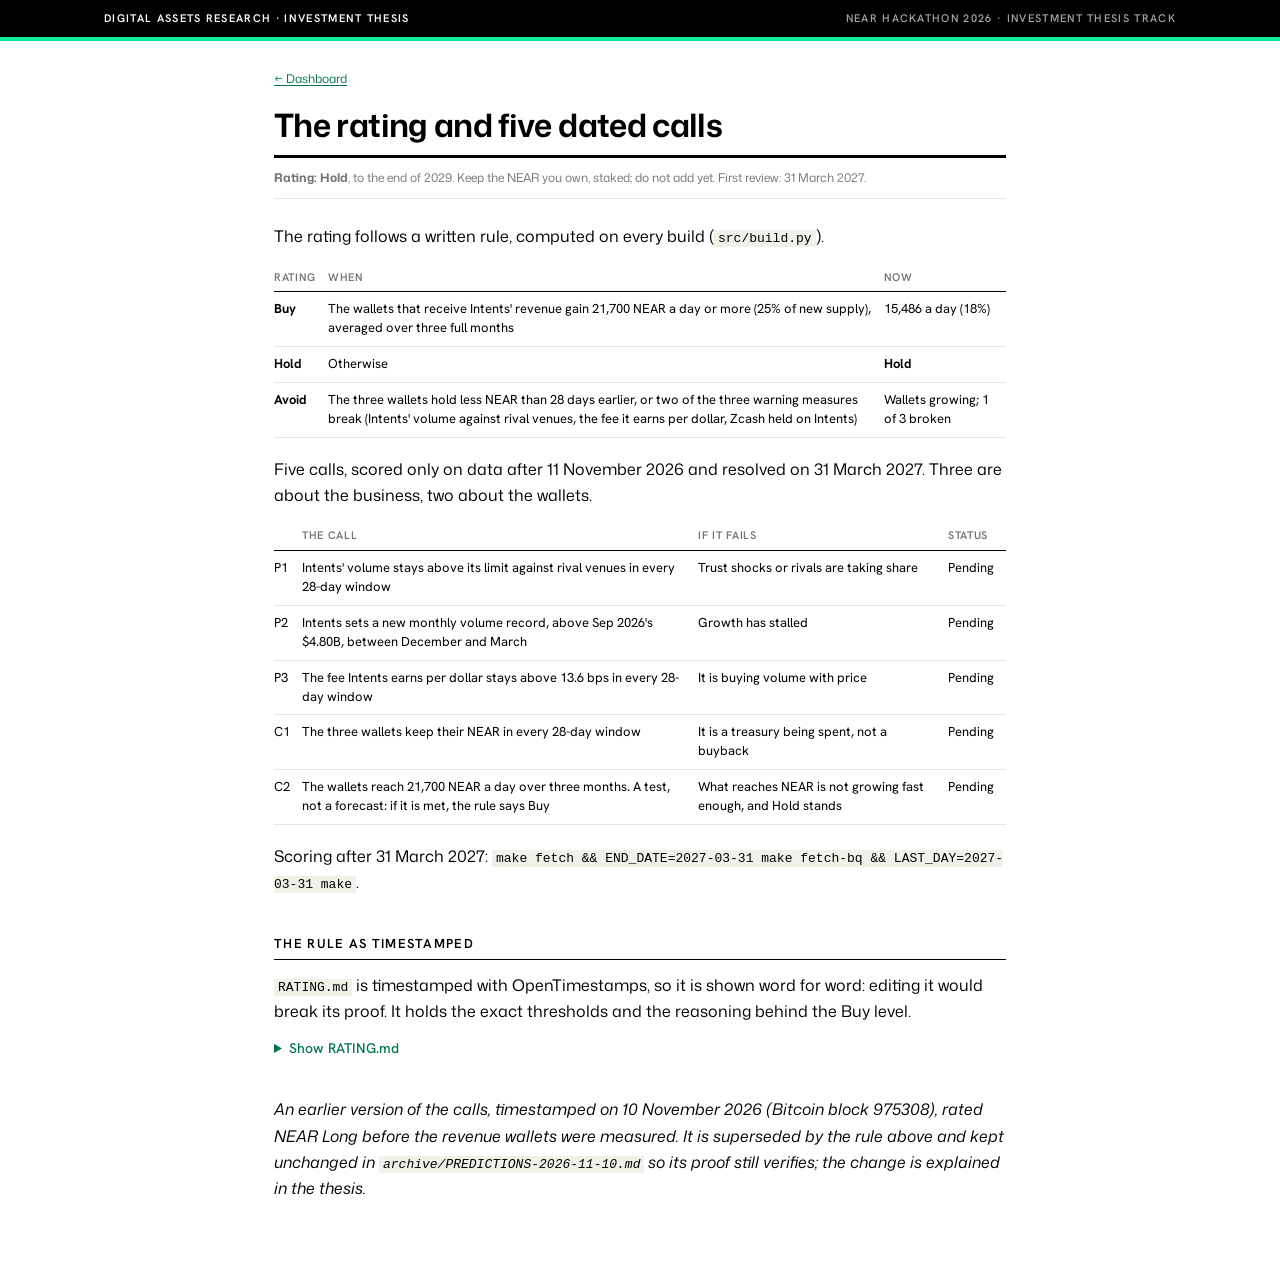
<file: docs/predictions.html>
<!doctype html>
<html lang="en">
<head>
<meta charset="utf-8">
<meta name="viewport" content="width=device-width, initial-scale=1">
<title>NEAR Intents: Rating and Calls</title>
<link rel="preconnect" href="https://fonts.googleapis.com">
<link rel="preconnect" href="https://fonts.gstatic.com" crossorigin>
<link href="https://fonts.googleapis.com/css2?family=Mona+Sans:wght@400..800&family=Hanken+Grotesk:wght@400;500;600;700&display=swap" rel="stylesheet">
<link rel="stylesheet" href="style.css">
</head>
<body>
<div class="band"><div class="in"><span>Digital Assets Research · Investment Thesis</span><span>NEAR Hackathon 2026 · Investment Thesis Track</span></div></div>
<main class="prose">
<p class="back"><a href="index.html">← Dashboard</a></p>
<h1>The rating and five dated calls</h1>
<p><strong>Rating: Hold</strong>, to the end of 2029. Keep the NEAR you own, staked; do not add yet. First review: 31 March 2027.</p>
<p>The rating follows a written rule, computed on every build (<code>src/build.py</code>).</p>
<table>
<thead>
<tr>
<th>Rating</th>
<th>When</th>
<th>Now</th>
</tr>
</thead>
<tbody>
<tr>
<td><strong>Buy</strong></td>
<td>The wallets that receive Intents' revenue gain 21,700 NEAR a day or more (25% of new supply), averaged over three full months</td>
<td>15,486 a day (18%)</td>
</tr>
<tr>
<td><strong>Hold</strong></td>
<td>Otherwise</td>
<td><strong>Hold</strong></td>
</tr>
<tr>
<td><strong>Avoid</strong></td>
<td>The three wallets hold less NEAR than 28 days earlier, or two of the three warning measures break (Intents' volume against rival venues, the fee it earns per dollar, Zcash held on Intents)</td>
<td>Wallets growing; 1 of 3 broken</td>
</tr>
</tbody>
</table>
<p>Five calls, scored only on data after 11 November 2026 and resolved on 31 March 2027. Three are about the business, two about the wallets.</p>
<table>
<thead>
<tr>
<th></th>
<th>The call</th>
<th>If it fails</th>
<th>Status</th>
</tr>
</thead>
<tbody>
<tr>
<td>P1</td>
<td>Intents' volume stays above its limit against rival venues in every 28-day window</td>
<td>Trust shocks or rivals are taking share</td>
<td>Pending</td>
</tr>
<tr>
<td>P2</td>
<td>Intents sets a new monthly volume record, above Sep 2026's $4.80B, between December and March</td>
<td>Growth has stalled</td>
<td>Pending</td>
</tr>
<tr>
<td>P3</td>
<td>The fee Intents earns per dollar stays above 13.6 bps in every 28-day window</td>
<td>It is buying volume with price</td>
<td>Pending</td>
</tr>
<tr>
<td>C1</td>
<td>The three wallets keep their NEAR in every 28-day window</td>
<td>It is a treasury being spent, not a buyback</td>
<td>Pending</td>
</tr>
<tr>
<td>C2</td>
<td>The wallets reach 21,700 NEAR a day over three months. A test, not a forecast: if it is met, the rule says Buy</td>
<td>What reaches NEAR is not growing fast enough, and Hold stands</td>
<td>Pending</td>
</tr>
</tbody>
</table>
<p>Scoring after 31 March 2027: <code>make fetch &amp;&amp; END_DATE=2027-03-31 make fetch-bq &amp;&amp; LAST_DAY=2027-03-31 make</code>.</p><h2>The rule as timestamped</h2><p><code>RATING.md</code> is timestamped with OpenTimestamps, so it is shown word for word: editing it would break its proof. It holds the exact thresholds and the reasoning behind the Buy level.</p><details><summary>Show RATING.md</summary><h1>Rating, rule and predictions</h1>
<p>Written on 2026-11-11. The SHA-256 of this file is timestamped with OpenTimestamps (<code>RATING.md.ots</code>). This is the current statement of the rating and of every dated call the thesis makes. It supersedes <code>archive/PREDICTIONS-2026-11-10.md</code>, the first version, which was timestamped in Bitcoin block 975308 on 2026-11-10 and is kept unchanged so its proof still verifies.</p>
<p><strong>Rating: Hold</strong>, to the end of 2029, first review 2027-03-31.</p>
<h2>What changed from the first version, and why</h2>
<p>The first version set the position at Long, on the evidence that NEAR Intents' order flow survived a freeze and an exploit. The next day I measured the three wallets that receive Intents' captured revenue (<code>sql/revenue_wallets_daily.sql</code>). The NEAR reaching them is about a sixth of new NEAR supply (15.6% over the 28 days to 2026-11-09), by month it has run between 5.7% and 21.6% since March 2026 without a steady rise, and none of it is paid to holders, staked or burned. Flow that holds is necessary for a Long. It is not sufficient while what reaches NEAR is this small and holders receive none of it. So the rating is Hold, by the rule below.</p>
<p>The three predictions of the first version are carried over as P1 to P3 with the same thresholds. Two errors in its text are corrected here: it said "Written 2026-11-11" although it was timestamped on 2026-11-10, and it said a failed P2 would mean growth had "stalled for 18 months" (six months from the last record). It also called P1's limit the limit of "the pre-registered model"; it is the limit of the narrower set of comparison venues the thesis used, and P1 now has to hold under both sets.</p>
<h2>The rule</h2>
<p>The rule is computed by <code>src/build.py</code> on every build.</p>
<ul>
<li><strong>Wallet inflow, in NEAR a day.</strong> For a calendar month: the NEAR gained by the three wallets (<code>fefundsadmin.sputnik-dao.near</code>, <code>1csfundsadmin.sputnik-dao.near</code>, <code>buybacks.multisignature.near</code>), divided by the days in the month. The rule uses the mean of the latest three full calendar months.</li>
<li><strong>Three tripwires</strong>, each over the latest 28 days: order flow against its model, the take rate, and Zcash held on Intents. Order flow is computed twice, with the narrower set of comparison venues (limit -29.5%) and with the venues exactly as pre-registered (limit -35.7%), and counts as broken if it is broken under either.</li>
</ul>
<table>
<thead>
<tr>
<th>Rating</th>
<th>When</th>
<th>What a holder does</th>
</tr>
</thead>
<tbody>
<tr>
<td><strong>Avoid</strong></td>
<td>Two or more tripwires are broken, or the three wallets together hold less NEAR than 28 days earlier.</td>
<td>Does not hold NEAR on this thesis.</td>
</tr>
<tr>
<td><strong>Buy</strong></td>
<td>Not Avoid, and the three-month average wallet inflow is 21,700 NEAR a day or more.</td>
<td>Adds.</td>
</tr>
<tr>
<td><strong>Hold</strong></td>
<td>Otherwise.</td>
<td>Keeps NEAR already owned, staked; does not add.</td>
</tr>
</tbody>
</table>
<p>Why 21,700: it is a quarter of the 86,966 NEAR issued a day in the year to 2026-11-09, about 1.4 times the latest three-month average (15,486 a day, August to October 2026), and above every three-month average so far. It is also roughly where a constant-growth path from today's level to all of issuance at the end of 2029 stands in the spring of 2027. A single strong month does not reach it: September 2026 alone was 18,814. The level is fixed in NEAR, not as a share, because HSP-029 lowers NEAR's maximum issuance from 2.5% to 1.6% over 24 months: a share would rise with no change in what reaches NEAR. It is not a valuation. It is the smallest move that would show what the price already assumes, that what reaches NEAR can grow.</p>
<p>On the data to 2026-11-09 the rule gives <strong>Hold</strong>. One tripwire is broken (Zcash). Order flow holds under both sets of venues, by 1.1 points under the pre-registered set, so the rating is close to Avoid, and a tripwire set at the worst tenth of calm periods breaks by chance about one window in ten. The wallets are growing, and the three-month average is 15,486 NEAR a day. The rule has given Hold for every three months so far. Its levels were chosen after seeing these months, so that history is a description, not a test. The calls below are the test.</p>
<h2>Five calls, scored on data after 2026-11-11</h2>
<table>
<thead>
<tr>
<th></th>
<th>Call</th>
<th>Resolves</th>
<th>If it fails</th>
</tr>
</thead>
<tbody>
<tr>
<td>P1</td>
<td><strong>Flow stays durable.</strong> In every 28-day window ending from 2026-12-08 to 2027-03-31, Intents volume stays above the calm-period limit against its model: above -29.5% with the narrower set of comparison venues and above -35.7% with the venues as pre-registered.</td>
<td>2027-03-31</td>
<td>Trust shocks or rivals are taking share.</td>
</tr>
<tr>
<td>P2</td>
<td><strong>Growth comes back.</strong> Intents sets a new monthly volume record, above September 2026's $4.80B, in at least one calendar month from December 2026 to March 2027.</td>
<td>2027-03-31</td>
<td>Reported volume has gone six months without a record.</td>
</tr>
<tr>
<td>P3</td>
<td><strong>Price holds.</strong> In every 28-day window ending from 2026-12-08 to 2027-03-31, the take rate stays above the calm-period average of 13.6 bps.</td>
<td>2027-03-31</td>
<td>Intents is buying volume with price.</td>
</tr>
<tr>
<td>C1</td>
<td><strong>The wallets keep the NEAR.</strong> In every 28-day window ending from 2026-12-08 to 2027-03-31, the three wallets together hold at least as much NEAR at the end as at the start.</td>
<td>2027-03-31</td>
<td>The NEAR is being spent or moved: it is a treasury, not a buyback.</td>
</tr>
<tr>
<td>C2</td>
<td><strong>The inflow reaches a quarter of today's dilution.</strong> For at least one of the months December 2026 to March 2027, the three-month average wallet inflow ending in that month is 21,700 NEAR a day or more.</td>
<td>2027-03-31</td>
<td>What reaches NEAR is not growing fast enough to matter against issuance, and the rating stays Hold.</td>
</tr>
</tbody>
</table>
<p>I rate Hold while making C2 as a call because a call is what would prove the rating wrong: if C2 is met the rule says Buy, and if it fails the rating stands. I do not put a probability on it.</p>
<p>P1 and P2 are scored on DefiLlama's volume, which is NEAR's own dataset; C1 and C2 are scored on public wallets. Scoring: <code>make fetch &amp;&amp; END_DATE=2027-03-31 make fetch-bq &amp;&amp; LAST_DAY=2027-03-31 make</code>; results in <code>data/processed/results.json</code> under <code>predictions</code> and <code>rating.calls</code>.</p></details><p><em>An earlier version of the calls, timestamped on 10 November 2026 (Bitcoin block 975308), rated NEAR Long before the revenue wallets were measured. It is superseded by the rule above and kept unchanged in <code>archive/PREDICTIONS-2026-11-10.md</code> so its proof still verifies; the change is explained in the thesis.</em></p>
</main>
</body>
</html>
</file>
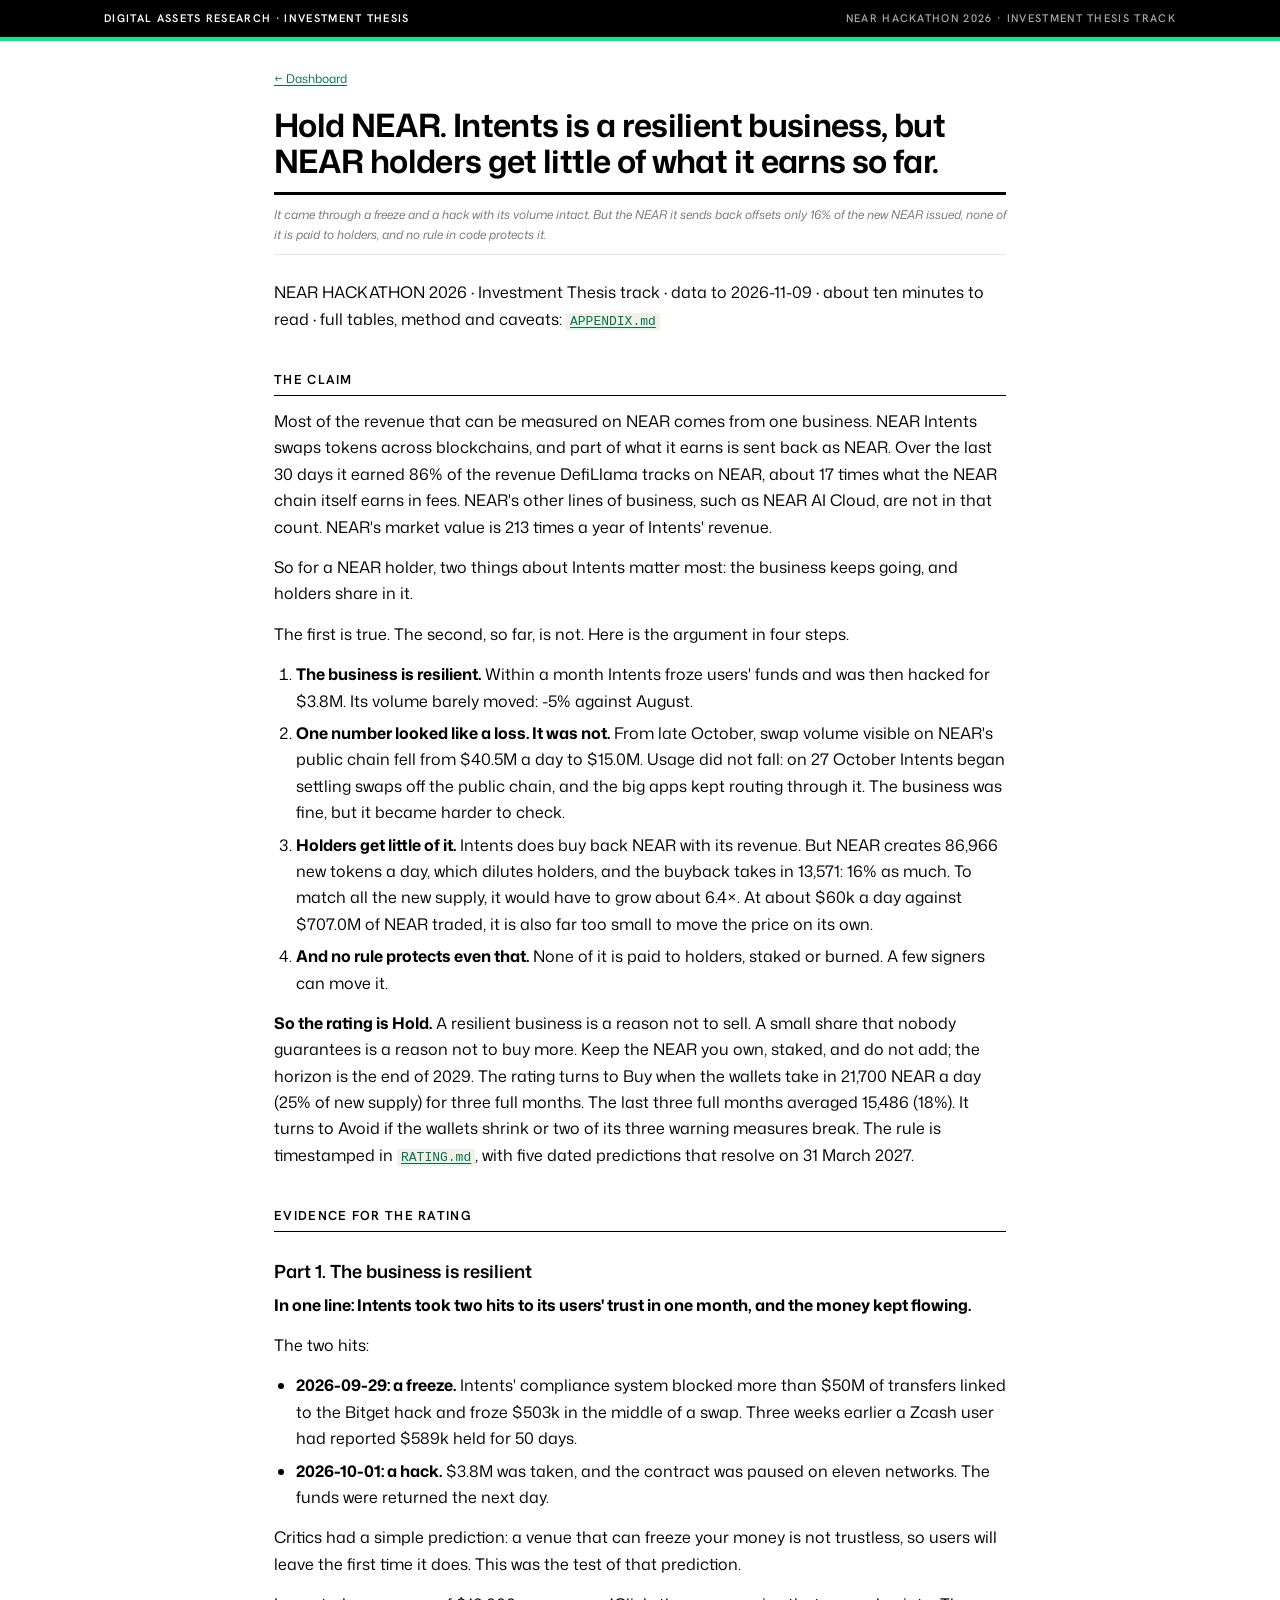
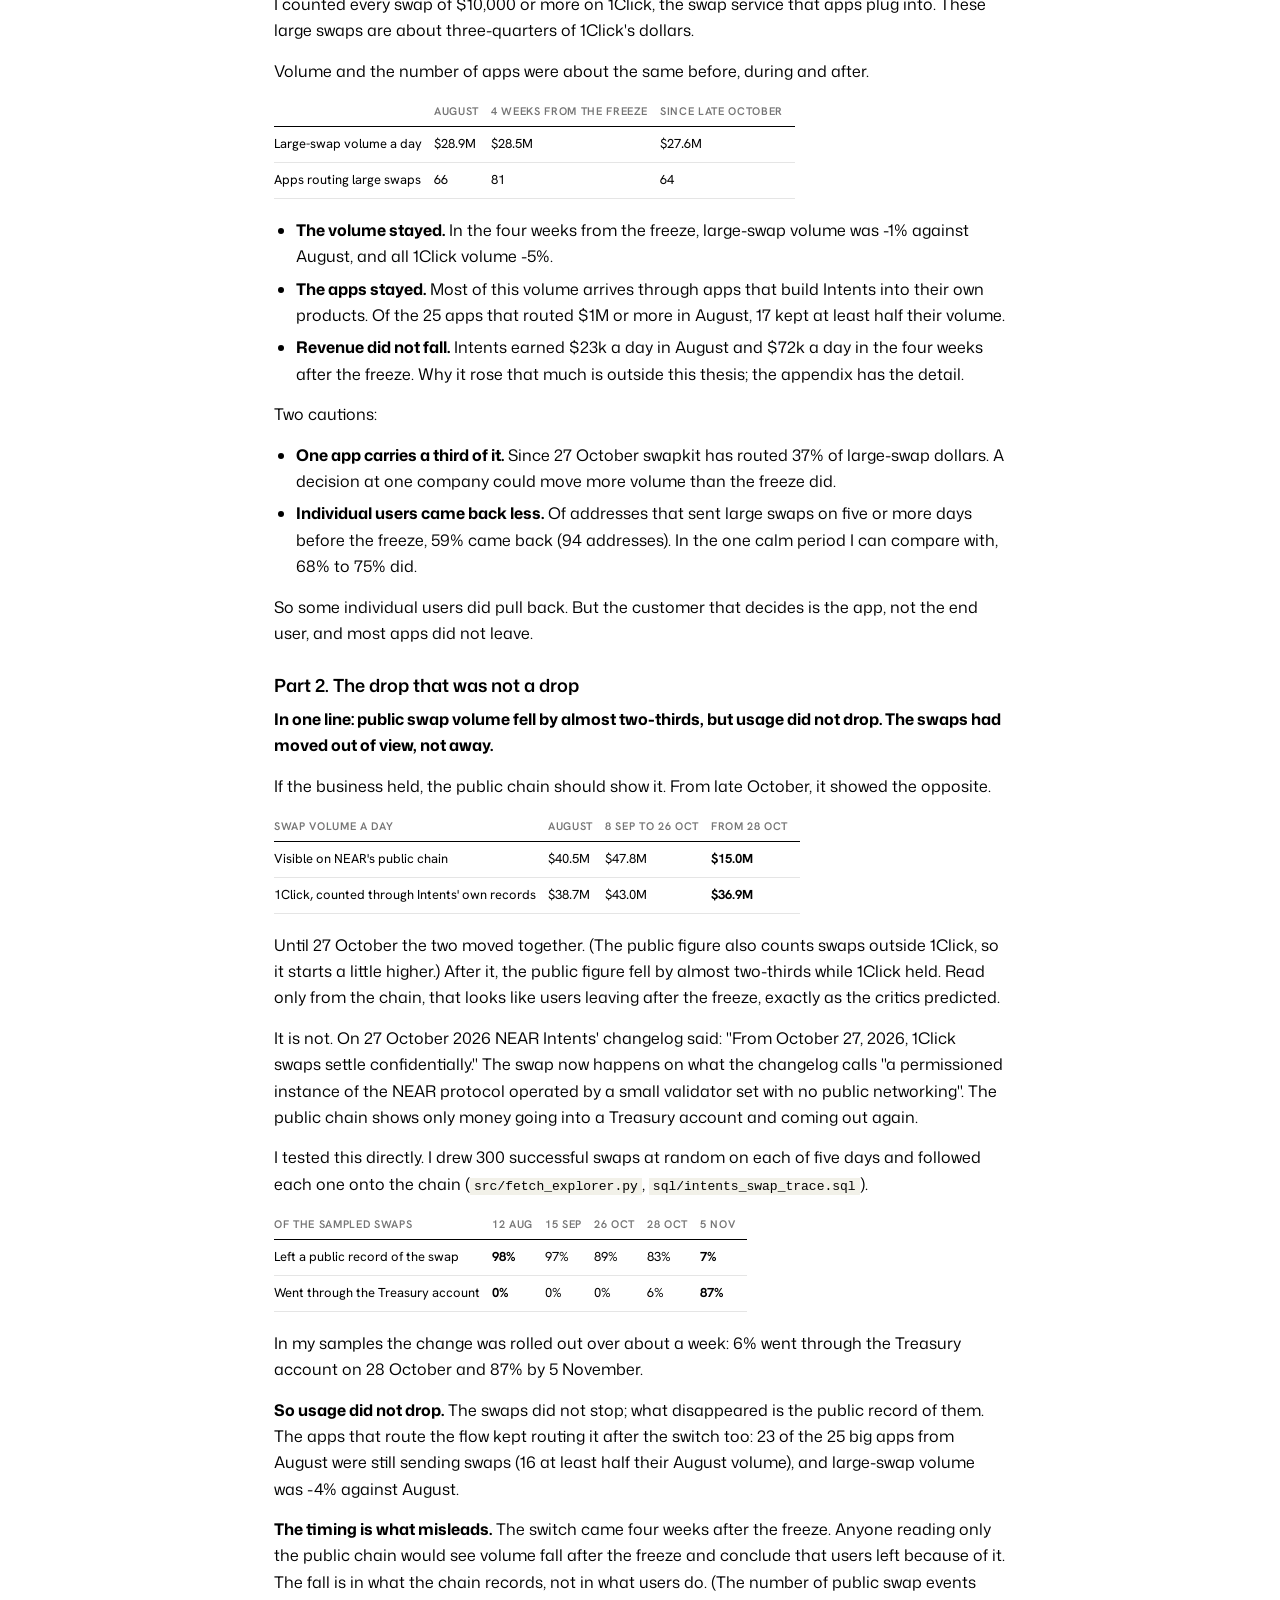
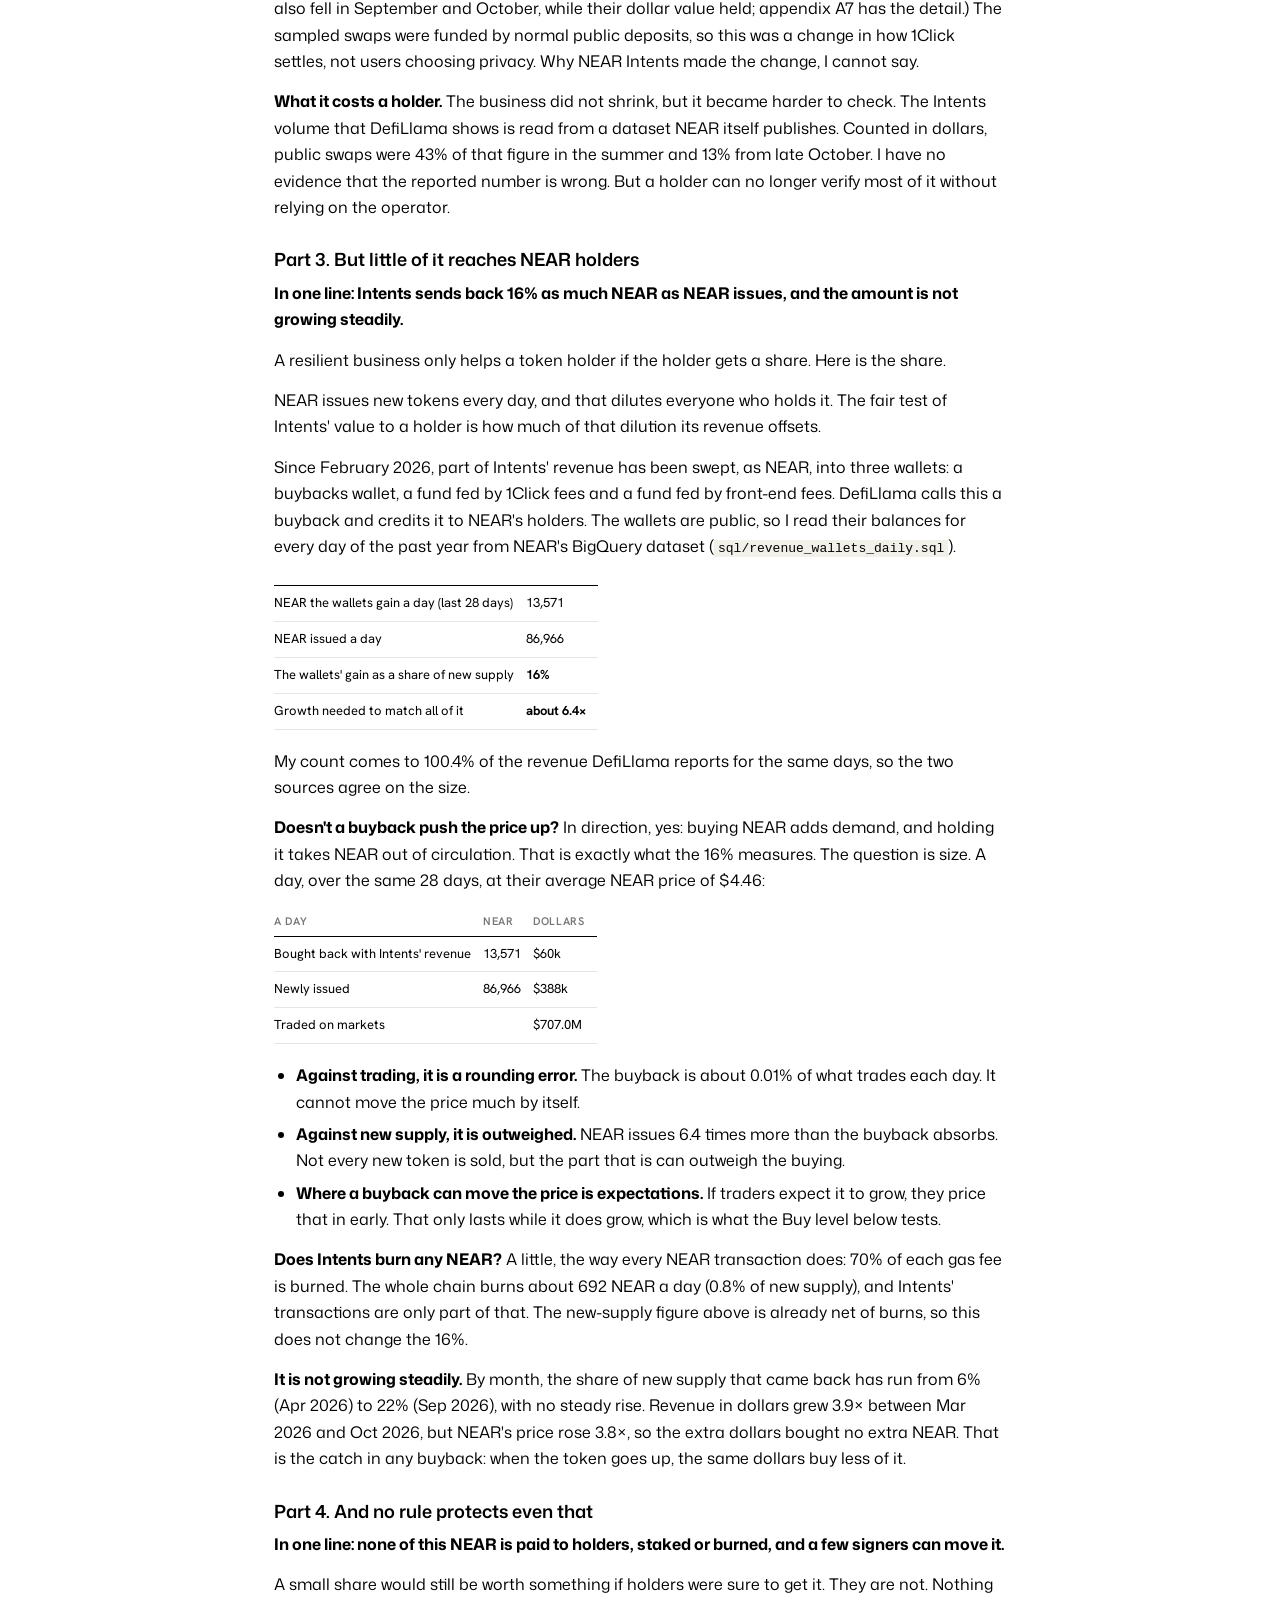
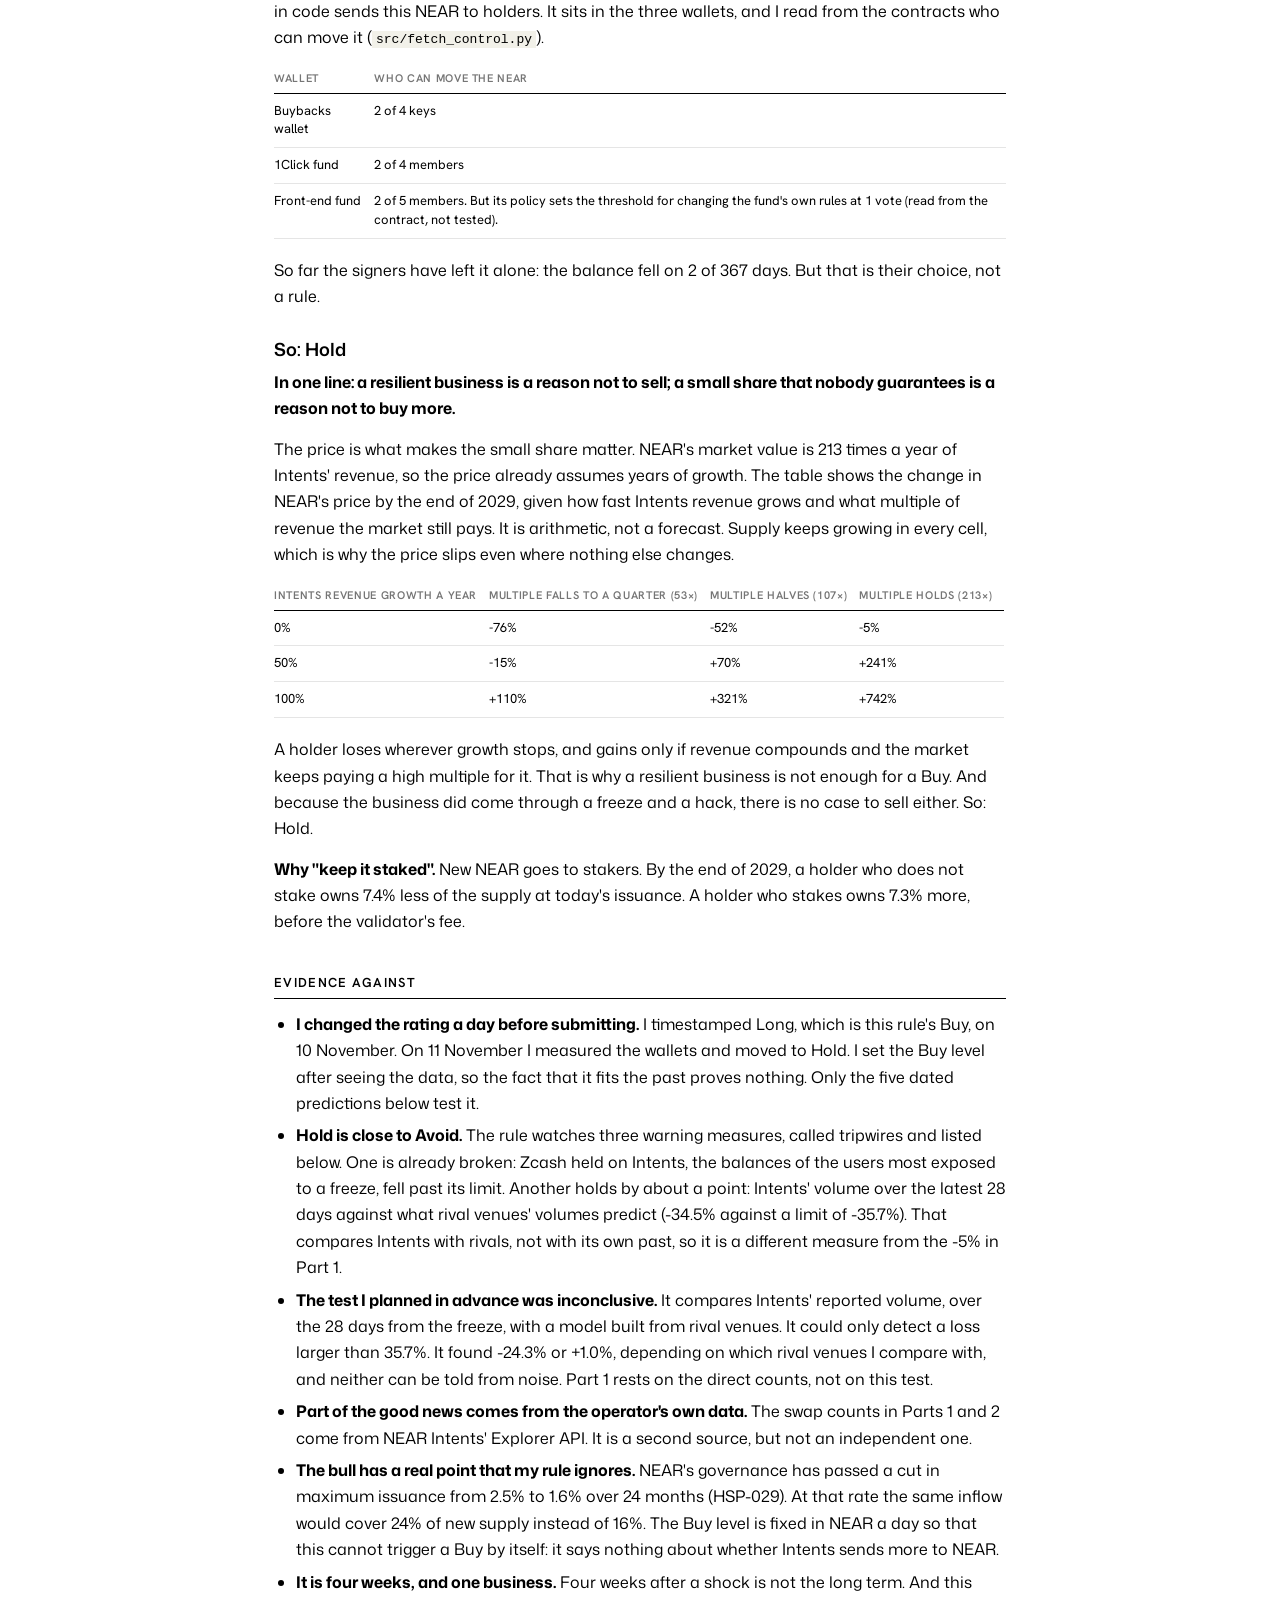
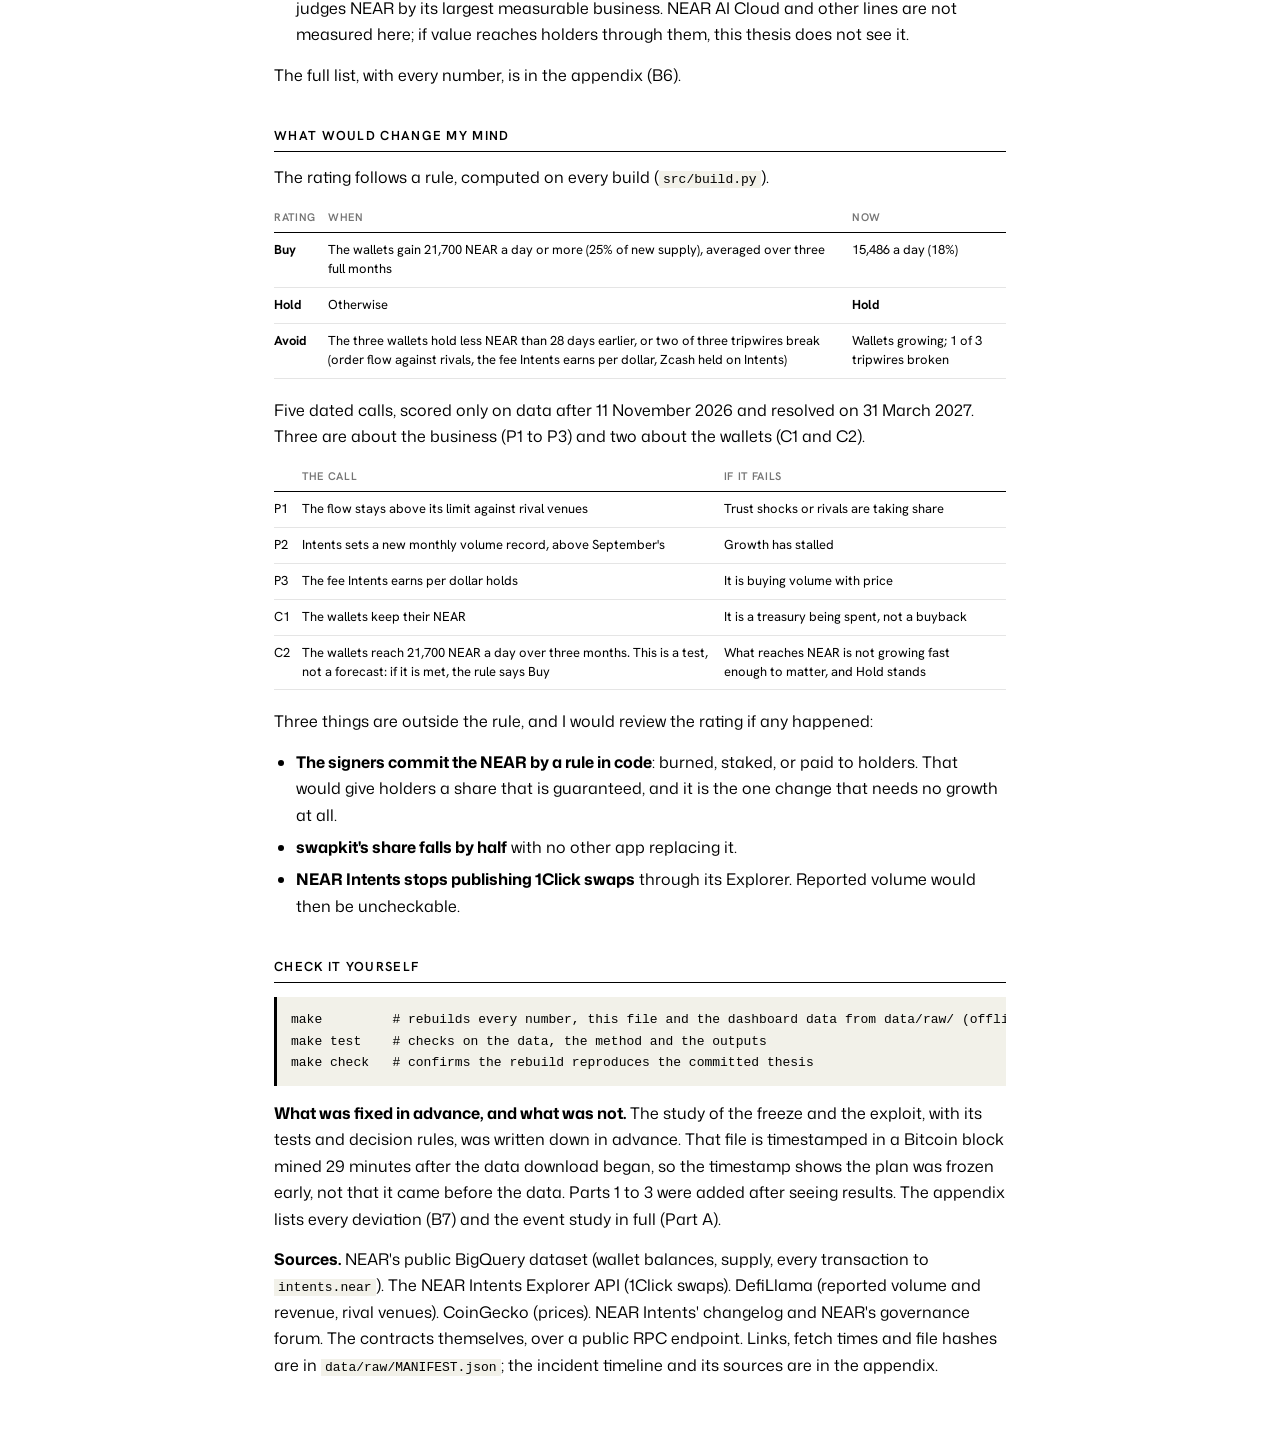
<file: docs/thesis.html>
<!doctype html>
<html lang="en">
<head>
<meta charset="utf-8">
<meta name="viewport" content="width=device-width, initial-scale=1">
<title>NEAR Intents Thesis</title>
<link rel="preconnect" href="https://fonts.googleapis.com">
<link rel="preconnect" href="https://fonts.gstatic.com" crossorigin>
<link href="https://fonts.googleapis.com/css2?family=Mona+Sans:wght@400..800&family=Hanken+Grotesk:wght@400;500;600;700&display=swap" rel="stylesheet">
<link rel="stylesheet" href="style.css">
</head>
<body>
<div class="band"><div class="in"><span>Digital Assets Research · Investment Thesis</span><span>NEAR Hackathon 2026 · Investment Thesis Track</span></div></div>
<main class="prose">
<p class="back"><a href="index.html">← Dashboard</a></p>
<h1>Hold NEAR. Intents is a resilient business, but NEAR holders get little of what it earns so far.</h1>
<p><em>It came through a freeze and a hack with its volume intact. But the NEAR it sends back offsets only 16% of the new NEAR issued, none of it is paid to holders, and no rule in code protects it.</em></p>
<p>NEAR HACKATHON 2026 · Investment Thesis track · data to 2026-11-09 · about ten minutes to read · full tables, method and caveats: <a href="appendix.html"><code>APPENDIX.md</code></a></p>
<h2>The claim</h2>
<p>Most of the revenue that can be measured on NEAR comes from one business. NEAR Intents swaps tokens across blockchains, and part of what it earns is sent back as NEAR. Over the last 30 days it earned 86% of the revenue DefiLlama tracks on NEAR, about 17 times what the NEAR chain itself earns in fees. NEAR's other lines of business, such as NEAR AI Cloud, are not in that count. NEAR's market value is 213 times a year of Intents' revenue.</p>
<p>So for a NEAR holder, two things about Intents matter most: the business keeps going, and holders share in it.</p>
<p>The first is true. The second, so far, is not. Here is the argument in four steps.</p>
<ol>
<li><strong>The business is resilient.</strong> Within a month Intents froze users' funds and was then hacked for $3.8M. Its volume barely moved: -5% against August.</li>
<li><strong>One number looked like a loss. It was not.</strong> From late October, swap volume visible on NEAR's public chain fell from $40.5M a day to $15.0M. Usage did not fall: on 27 October Intents began settling swaps off the public chain, and the big apps kept routing through it. The business was fine, but it became harder to check.</li>
<li><strong>Holders get little of it.</strong> Intents does buy back NEAR with its revenue. But NEAR creates 86,966 new tokens a day, which dilutes holders, and the buyback takes in 13,571: 16% as much. To match all the new supply, it would have to grow about 6.4×. At about $60k a day against $707.0M of NEAR traded, it is also far too small to move the price on its own.</li>
<li><strong>And no rule protects even that.</strong> None of it is paid to holders, staked or burned. A few signers can move it.</li>
</ol>
<p><strong>So the rating is Hold.</strong> A resilient business is a reason not to sell. A small share that nobody guarantees is a reason not to buy more. Keep the NEAR you own, staked, and do not add; the horizon is the end of 2029. The rating turns to Buy when the wallets take in 21,700 NEAR a day (25% of new supply) for three full months. The last three full months averaged 15,486 (18%). It turns to Avoid if the wallets shrink or two of its three warning measures break. The rule is timestamped in <a href="RATING.md"><code>RATING.md</code></a>, with five dated predictions that resolve on 31 March 2027.</p>
<h2>Evidence for the rating</h2>
<h3>Part 1. The business is resilient</h3>
<p><strong>In one line: Intents took two hits to its users' trust in one month, and the money kept flowing.</strong></p>
<p>The two hits:</p>
<ul>
<li><strong>2026-09-29: a freeze.</strong> Intents' compliance system blocked more than $50M of transfers linked to the Bitget hack and froze $503k in the middle of a swap. Three weeks earlier a Zcash user had reported $589k held for 50 days.</li>
<li><strong>2026-10-01: a hack.</strong> $3.8M was taken, and the contract was paused on eleven networks. The funds were returned the next day.</li>
</ul>
<p>Critics had a simple prediction: a venue that can freeze your money is not trustless, so users will leave the first time it does. This was the test of that prediction.</p>
<p>I counted every swap of $10,000 or more on 1Click, the swap service that apps plug into. These large swaps are about three-quarters of 1Click's dollars.</p>
<p>Volume and the number of apps were about the same before, during and after.</p>
<table>
<thead>
<tr>
<th></th>
<th>August</th>
<th>4 weeks from the freeze</th>
<th>Since late October</th>
</tr>
</thead>
<tbody>
<tr>
<td>Large-swap volume a day</td>
<td>$28.9M</td>
<td>$28.5M</td>
<td>$27.6M</td>
</tr>
<tr>
<td>Apps routing large swaps</td>
<td>66</td>
<td>81</td>
<td>64</td>
</tr>
</tbody>
</table>
<ul>
<li><strong>The volume stayed.</strong> In the four weeks from the freeze, large-swap volume was -1% against August, and all 1Click volume -5%.</li>
<li><strong>The apps stayed.</strong> Most of this volume arrives through apps that build Intents into their own products. Of the 25 apps that routed $1M or more in August, 17 kept at least half their volume.</li>
<li><strong>Revenue did not fall.</strong> Intents earned $23k a day in August and $72k a day in the four weeks after the freeze. Why it rose that much is outside this thesis; the appendix has the detail.</li>
</ul>
<p>Two cautions:</p>
<ul>
<li><strong>One app carries a third of it.</strong> Since 27 October swapkit has routed 37% of large-swap dollars. A decision at one company could move more volume than the freeze did.</li>
<li><strong>Individual users came back less.</strong> Of addresses that sent large swaps on five or more days before the freeze, 59% came back (94 addresses). In the one calm period I can compare with, 68% to 75% did.</li>
</ul>
<p>So some individual users did pull back. But the customer that decides is the app, not the end user, and most apps did not leave.</p>
<h3>Part 2. The drop that was not a drop</h3>
<p><strong>In one line: public swap volume fell by almost two-thirds, but usage did not drop. The swaps had moved out of view, not away.</strong></p>
<p>If the business held, the public chain should show it. From late October, it showed the opposite.</p>
<table>
<thead>
<tr>
<th>Swap volume a day</th>
<th>August</th>
<th>8 Sep to 26 Oct</th>
<th>From 28 Oct</th>
</tr>
</thead>
<tbody>
<tr>
<td>Visible on NEAR's public chain</td>
<td>$40.5M</td>
<td>$47.8M</td>
<td><strong>$15.0M</strong></td>
</tr>
<tr>
<td>1Click, counted through Intents' own records</td>
<td>$38.7M</td>
<td>$43.0M</td>
<td><strong>$36.9M</strong></td>
</tr>
</tbody>
</table>
<p>Until 27 October the two moved together. (The public figure also counts swaps outside 1Click, so it starts a little higher.) After it, the public figure fell by almost two-thirds while 1Click held. Read only from the chain, that looks like users leaving after the freeze, exactly as the critics predicted.</p>
<p>It is not. On 27 October 2026 NEAR Intents' changelog said: "From October 27, 2026, 1Click swaps settle confidentially." The swap now happens on what the changelog calls "a permissioned instance of the NEAR protocol operated by a small validator set with no public networking". The public chain shows only money going into a Treasury account and coming out again.</p>
<p>I tested this directly. I drew 300 successful swaps at random on each of five days and followed each one onto the chain (<code>src/fetch_explorer.py</code>, <code>sql/intents_swap_trace.sql</code>).</p>
<table>
<thead>
<tr>
<th>Of the sampled swaps</th>
<th>12 Aug</th>
<th>15 Sep</th>
<th>26 Oct</th>
<th>28 Oct</th>
<th>5 Nov</th>
</tr>
</thead>
<tbody>
<tr>
<td>Left a public record of the swap</td>
<td><strong>98%</strong></td>
<td>97%</td>
<td>89%</td>
<td>83%</td>
<td><strong>7%</strong></td>
</tr>
<tr>
<td>Went through the Treasury account</td>
<td><strong>0%</strong></td>
<td>0%</td>
<td>0%</td>
<td>6%</td>
<td><strong>87%</strong></td>
</tr>
</tbody>
</table>
<p>In my samples the change was rolled out over about a week: 6% went through the Treasury account on 28 October and 87% by 5 November.</p>
<p><strong>So usage did not drop.</strong> The swaps did not stop; what disappeared is the public record of them. The apps that route the flow kept routing it after the switch too: 23 of the 25 big apps from August were still sending swaps (16 at least half their August volume), and large-swap volume was -4% against August.</p>
<p><strong>The timing is what misleads.</strong> The switch came four weeks after the freeze. Anyone reading only the public chain would see volume fall after the freeze and conclude that users left because of it. The fall is in what the chain records, not in what users do. (The number of public swap events also fell in September and October, while their dollar value held; appendix A7 has the detail.) The sampled swaps were funded by normal public deposits, so this was a change in how 1Click settles, not users choosing privacy. Why NEAR Intents made the change, I cannot say.</p>
<p><strong>What it costs a holder.</strong> The business did not shrink, but it became harder to check. The Intents volume that DefiLlama shows is read from a dataset NEAR itself publishes. Counted in dollars, public swaps were 43% of that figure in the summer and 13% from late October. I have no evidence that the reported number is wrong. But a holder can no longer verify most of it without relying on the operator.</p>
<h3>Part 3. But little of it reaches NEAR holders</h3>
<p><strong>In one line: Intents sends back 16% as much NEAR as NEAR issues, and the amount is not growing steadily.</strong></p>
<p>A resilient business only helps a token holder if the holder gets a share. Here is the share.</p>
<p>NEAR issues new tokens every day, and that dilutes everyone who holds it. The fair test of Intents' value to a holder is how much of that dilution its revenue offsets.</p>
<p>Since February 2026, part of Intents' revenue has been swept, as NEAR, into three wallets: a buybacks wallet, a fund fed by 1Click fees and a fund fed by front-end fees. DefiLlama calls this a buyback and credits it to NEAR's holders. The wallets are public, so I read their balances for every day of the past year from NEAR's BigQuery dataset (<code>sql/revenue_wallets_daily.sql</code>).</p>
<table>
<thead>
<tr>
<th></th>
<th></th>
</tr>
</thead>
<tbody>
<tr>
<td>NEAR the wallets gain a day (last 28 days)</td>
<td>13,571</td>
</tr>
<tr>
<td>NEAR issued a day</td>
<td>86,966</td>
</tr>
<tr>
<td>The wallets' gain as a share of new supply</td>
<td><strong>16%</strong></td>
</tr>
<tr>
<td>Growth needed to match all of it</td>
<td><strong>about 6.4×</strong></td>
</tr>
</tbody>
</table>
<p>My count comes to 100.4% of the revenue DefiLlama reports for the same days, so the two sources agree on the size.</p>
<p><strong>Doesn't a buyback push the price up?</strong> In direction, yes: buying NEAR adds demand, and holding it takes NEAR out of circulation. That is exactly what the 16% measures. The question is size. A day, over the same 28 days, at their average NEAR price of $4.46:</p>
<table>
<thead>
<tr>
<th>A day</th>
<th>NEAR</th>
<th>Dollars</th>
</tr>
</thead>
<tbody>
<tr>
<td>Bought back with Intents' revenue</td>
<td>13,571</td>
<td>$60k</td>
</tr>
<tr>
<td>Newly issued</td>
<td>86,966</td>
<td>$388k</td>
</tr>
<tr>
<td>Traded on markets</td>
<td></td>
<td>$707.0M</td>
</tr>
</tbody>
</table>
<ul>
<li><strong>Against trading, it is a rounding error.</strong> The buyback is about 0.01% of what trades each day. It cannot move the price much by itself.</li>
<li><strong>Against new supply, it is outweighed.</strong> NEAR issues 6.4 times more than the buyback absorbs. Not every new token is sold, but the part that is can outweigh the buying.</li>
<li><strong>Where a buyback can move the price is expectations.</strong> If traders expect it to grow, they price that in early. That only lasts while it does grow, which is what the Buy level below tests.</li>
</ul>
<p><strong>Does Intents burn any NEAR?</strong> A little, the way every NEAR transaction does: 70% of each gas fee is burned. The whole chain burns about 692 NEAR a day (0.8% of new supply), and Intents' transactions are only part of that. The new-supply figure above is already net of burns, so this does not change the 16%.</p>
<p><strong>It is not growing steadily.</strong> By month, the share of new supply that came back has run from 6% (Apr 2026) to 22% (Sep 2026), with no steady rise. Revenue in dollars grew 3.9× between Mar 2026 and Oct 2026, but NEAR's price rose 3.8×, so the extra dollars bought no extra NEAR. That is the catch in any buyback: when the token goes up, the same dollars buy less of it.</p>
<h3>Part 4. And no rule protects even that</h3>
<p><strong>In one line: none of this NEAR is paid to holders, staked or burned, and a few signers can move it.</strong></p>
<p>A small share would still be worth something if holders were sure to get it. They are not. Nothing in code sends this NEAR to holders. It sits in the three wallets, and I read from the contracts who can move it (<code>src/fetch_control.py</code>).</p>
<table>
<thead>
<tr>
<th>Wallet</th>
<th>Who can move the NEAR</th>
</tr>
</thead>
<tbody>
<tr>
<td>Buybacks wallet</td>
<td>2 of 4 keys</td>
</tr>
<tr>
<td>1Click fund</td>
<td>2 of 4 members</td>
</tr>
<tr>
<td>Front-end fund</td>
<td>2 of 5 members. But its policy sets the threshold for changing the fund's own rules at 1 vote (read from the contract, not tested).</td>
</tr>
</tbody>
</table>
<p>So far the signers have left it alone: the balance fell on 2 of 367 days. But that is their choice, not a rule.</p>
<h3>So: Hold</h3>
<p><strong>In one line: a resilient business is a reason not to sell; a small share that nobody guarantees is a reason not to buy more.</strong></p>
<p>The price is what makes the small share matter. NEAR's market value is 213 times a year of Intents' revenue, so the price already assumes years of growth. The table shows the change in NEAR's price by the end of 2029, given how fast Intents revenue grows and what multiple of revenue the market still pays. It is arithmetic, not a forecast. Supply keeps growing in every cell, which is why the price slips even where nothing else changes.</p>
<table>
<thead>
<tr>
<th>Intents revenue growth a year</th>
<th>Multiple falls to a quarter (53×)</th>
<th>Multiple halves (107×)</th>
<th>Multiple holds (213×)</th>
</tr>
</thead>
<tbody>
<tr>
<td>0%</td>
<td>-76%</td>
<td>-52%</td>
<td>-5%</td>
</tr>
<tr>
<td>50%</td>
<td>-15%</td>
<td>+70%</td>
<td>+241%</td>
</tr>
<tr>
<td>100%</td>
<td>+110%</td>
<td>+321%</td>
<td>+742%</td>
</tr>
</tbody>
</table>
<p>A holder loses wherever growth stops, and gains only if revenue compounds and the market keeps paying a high multiple for it. That is why a resilient business is not enough for a Buy. And because the business did come through a freeze and a hack, there is no case to sell either. So: Hold.</p>
<p><strong>Why "keep it staked".</strong> New NEAR goes to stakers. By the end of 2029, a holder who does not stake owns 7.4% less of the supply at today's issuance. A holder who stakes owns 7.3% more, before the validator's fee.</p>
<h2>Evidence against</h2>
<ul>
<li><strong>I changed the rating a day before submitting.</strong> I timestamped Long, which is this rule's Buy, on 10 November. On 11 November I measured the wallets and moved to Hold. I set the Buy level after seeing the data, so the fact that it fits the past proves nothing. Only the five dated predictions below test it.</li>
<li><strong>Hold is close to Avoid.</strong> The rule watches three warning measures, called tripwires and listed below. One is already broken: Zcash held on Intents, the balances of the users most exposed to a freeze, fell past its limit. Another holds by about a point: Intents' volume over the latest 28 days against what rival venues' volumes predict (-34.5% against a limit of -35.7%). That compares Intents with rivals, not with its own past, so it is a different measure from the -5% in Part 1.</li>
<li><strong>The test I planned in advance was inconclusive.</strong> It compares Intents' reported volume, over the 28 days from the freeze, with a model built from rival venues. It could only detect a loss larger than 35.7%. It found -24.3% or +1.0%, depending on which rival venues I compare with, and neither can be told from noise. Part 1 rests on the direct counts, not on this test.</li>
<li><strong>Part of the good news comes from the operator's own data.</strong> The swap counts in Parts 1 and 2 come from NEAR Intents' Explorer API. It is a second source, but not an independent one.</li>
<li><strong>The bull has a real point that my rule ignores.</strong> NEAR's governance has passed a cut in maximum issuance from 2.5% to 1.6% over 24 months (HSP-029). At that rate the same inflow would cover 24% of new supply instead of 16%. The Buy level is fixed in NEAR a day so that this cannot trigger a Buy by itself: it says nothing about whether Intents sends more to NEAR.</li>
<li><strong>It is four weeks, and one business.</strong> Four weeks after a shock is not the long term. And this judges NEAR by its largest measurable business. NEAR AI Cloud and other lines are not measured here; if value reaches holders through them, this thesis does not see it.</li>
</ul>
<p>The full list, with every number, is in the appendix (B6).</p>
<h2>What would change my mind</h2>
<p>The rating follows a rule, computed on every build (<code>src/build.py</code>).</p>
<table>
<thead>
<tr>
<th>Rating</th>
<th>When</th>
<th>Now</th>
</tr>
</thead>
<tbody>
<tr>
<td><strong>Buy</strong></td>
<td>The wallets gain 21,700 NEAR a day or more (25% of new supply), averaged over three full months</td>
<td>15,486 a day (18%)</td>
</tr>
<tr>
<td><strong>Hold</strong></td>
<td>Otherwise</td>
<td><strong>Hold</strong></td>
</tr>
<tr>
<td><strong>Avoid</strong></td>
<td>The three wallets hold less NEAR than 28 days earlier, or two of three tripwires break (order flow against rivals, the fee Intents earns per dollar, Zcash held on Intents)</td>
<td>Wallets growing; 1 of 3 tripwires broken</td>
</tr>
</tbody>
</table>
<p>Five dated calls, scored only on data after 11 November 2026 and resolved on 31 March 2027. Three are about the business (P1 to P3) and two about the wallets (C1 and C2).</p>
<table>
<thead>
<tr>
<th></th>
<th>The call</th>
<th>If it fails</th>
</tr>
</thead>
<tbody>
<tr>
<td>P1</td>
<td>The flow stays above its limit against rival venues</td>
<td>Trust shocks or rivals are taking share</td>
</tr>
<tr>
<td>P2</td>
<td>Intents sets a new monthly volume record, above September's</td>
<td>Growth has stalled</td>
</tr>
<tr>
<td>P3</td>
<td>The fee Intents earns per dollar holds</td>
<td>It is buying volume with price</td>
</tr>
<tr>
<td>C1</td>
<td>The wallets keep their NEAR</td>
<td>It is a treasury being spent, not a buyback</td>
</tr>
<tr>
<td>C2</td>
<td>The wallets reach 21,700 NEAR a day over three months. This is a test, not a forecast: if it is met, the rule says Buy</td>
<td>What reaches NEAR is not growing fast enough to matter, and Hold stands</td>
</tr>
</tbody>
</table>
<p>Three things are outside the rule, and I would review the rating if any happened:</p>
<ul>
<li><strong>The signers commit the NEAR by a rule in code</strong>: burned, staked, or paid to holders. That would give holders a share that is guaranteed, and it is the one change that needs no growth at all.</li>
<li><strong>swapkit's share falls by half</strong> with no other app replacing it.</li>
<li><strong>NEAR Intents stops publishing 1Click swaps</strong> through its Explorer. Reported volume would then be uncheckable.</li>
</ul>
<h2>Check it yourself</h2>
<pre><code class="language-bash">make         # rebuilds every number, this file and the dashboard data from data/raw/ (offline, no keys)
make test    # checks on the data, the method and the outputs
make check   # confirms the rebuild reproduces the committed thesis
</code></pre>
<p><strong>What was fixed in advance, and what was not.</strong> The study of the freeze and the exploit, with its tests and decision rules, was written down in advance. That file is timestamped in a Bitcoin block mined 29 minutes after the data download began, so the timestamp shows the plan was frozen early, not that it came before the data. Parts 1 to 3 were added after seeing results. The appendix lists every deviation (B7) and the event study in full (Part A).</p>
<p><strong>Sources.</strong> NEAR's public BigQuery dataset (wallet balances, supply, every transaction to <code>intents.near</code>). The NEAR Intents Explorer API (1Click swaps). DefiLlama (reported volume and revenue, rival venues). CoinGecko (prices). NEAR Intents' changelog and NEAR's governance forum. The contracts themselves, over a public RPC endpoint. Links, fetch times and file hashes are in <code>data/raw/MANIFEST.json</code>; the incident timeline and its sources are in the appendix.</p>
</main>
</body>
</html>
</file>
<file: docs/style.css>
/* Palette and type follow NEAR's site (near.org CSS tokens): black on white, off-white panels, NEAR green #00ec97 as accent.
   Headlines: Mona Sans (as near.org). Body: Hanken Grotesk, a free stand-in for near.org's FK Grotesk.
   Chart series validated with the dataviz palette checks (light surface): green #00a86b, lavender #7a6cf0; references grey. */
:root {
  color-scheme: light;
  --page: #ffffff; --band: #000000; --band-ink: #ffffff; --band-2: #acaba6; --brand: #00ec97;
  --ink: #000000; --ink-2: #3f3f3c; --muted: #757575; --accent-ink: #00754a;
  --rule: #000000; --hair: #e5e5e5; --grid: #efefea; --axis: #acaba6; --panel: #f2f1e9;
  --s1: #00a86b; --s2: #8a8a85; --s3: #7a6cf0; --shade: rgba(0,236,151,0.12);
  --good: #00754a; --critical: #bf000f;
  --serif: "Mona Sans", "Hanken Grotesk", Arial, sans-serif;
  --sans: "Hanken Grotesk", "Helvetica Neue", Arial, sans-serif;
}
* { box-sizing: border-box; }
body { margin: 0; background: var(--page); color: var(--ink); font: 14px/1.55 var(--sans); -webkit-font-smoothing: antialiased; }
a { color: var(--accent-ink); text-underline-offset: 2px; }
code { font-size: 12px; }

/* masthead */
.band { background: var(--band); color: var(--band-ink); border-bottom: 4px solid var(--brand); }
.band .in { max-width: 1120px; margin: 0 auto; padding: 10px 24px; display: flex; justify-content: space-between; gap: 16px; flex-wrap: wrap;
            font-size: 11px; letter-spacing: .12em; text-transform: uppercase; font-weight: 600; }
.band .in span:last-child { color: var(--band-2); font-weight: 500; }
main { max-width: 1120px; margin: 0 auto; padding: 0 24px 64px; }

.kicker { margin: 28px 0 10px; font-size: 11px; letter-spacing: .12em; text-transform: uppercase; color: var(--muted); font-weight: 600; }
.kicker b { color: var(--ink); }
h1 { font: 650 36px/1.14 var(--serif); margin: 0 0 12px; letter-spacing: -.02em; max-width: 34ch; }
.deck { font: 400 18px/1.5 var(--serif); color: var(--ink-2); margin: 0 0 20px; max-width: 62ch; }
.byline { display: flex; gap: 24px; flex-wrap: wrap; font-size: 12px; color: var(--muted); padding: 10px 0; border-top: 3px solid var(--rule); border-bottom: 1px solid var(--hair); }
.byline b { color: var(--ink); font-weight: 600; }

/* front page: summary + sidebar */
.front { display: grid; grid-template-columns: minmax(0, 1fr) 320px; gap: 40px; margin-top: 28px; }
h2 { font: 600 13px/1.3 var(--sans); letter-spacing: .1em; text-transform: uppercase; color: var(--ink); margin: 0 0 12px; padding-bottom: 6px; border-bottom: 1px solid var(--rule); }
.takeaways { margin: 0; padding: 0; list-style: none; counter-reset: k; }
.takeaways li { counter-increment: k; position: relative; padding: 0 0 14px 34px; }
.takeaways li::before { content: counter(k, decimal-leading-zero); position: absolute; left: 0; top: 1px; font: 600 12px/1.6 var(--sans); color: var(--accent-ink); }
.takeaways b { font-weight: 600; }
.takeaways p { margin: 2px 0 0; color: var(--ink-2); }

.rating { background: var(--panel); border-top: 3px solid var(--rule); padding: 16px 18px 6px; }
.rating .pos { border-bottom: 1px solid var(--hair); padding-bottom: 12px; margin-bottom: 4px; }
.rating .pos .k { font-size: 11px; letter-spacing: .1em; text-transform: uppercase; color: var(--muted); font-weight: 600; }
.rating .pos .v { font: 700 24px/1.15 var(--serif); color: var(--ink); margin: 2px 0 4px; }
.rating .pos .q { font-size: 12px; color: var(--ink-2); }
.kv { width: 100%; border-collapse: collapse; font-variant-numeric: tabular-nums; }
.kv td { padding: 7px 0; border-bottom: 1px solid var(--hair); font-size: 13px; }
.kv tr:last-child td { border-bottom: 0; }
.kv td:first-child { color: var(--ink-2); }
.kv td:last-child { text-align: right; font-weight: 600; }
.hero { margin: 0 0 24px; display: flex; gap: 20px; align-items: baseline; border-bottom: 1px solid var(--hair); padding-bottom: 18px; }
.hero .big { font: 700 64px/1 var(--serif); color: var(--ink); letter-spacing: -.02em; }
.hero .lab { font-size: 13px; color: var(--ink-2); max-width: 40ch; }
.hero .lab b { display: block; color: var(--ink); font-size: 14px; }

/* tripwires */
.trip { margin-top: 36px; }
.trip table { width: 100%; border-collapse: collapse; font-variant-numeric: tabular-nums; }
.trip th { text-align: left; font-size: 11px; letter-spacing: .08em; text-transform: uppercase; color: var(--muted); font-weight: 600; padding: 0 12px 8px 0; border-bottom: 1px solid var(--hair); }
.trip td { padding: 12px 12px 12px 0; border-bottom: 1px solid var(--hair); vertical-align: top; }
.trip td.n { text-align: right; font-weight: 600; white-space: nowrap; }
.trip th.n { text-align: right; }
.trip .rule { display: block; color: var(--muted); font-size: 12px; margin-top: 2px; }
.flag { display: inline-flex; align-items: center; gap: 6px; font-size: 11px; font-weight: 700; letter-spacing: .08em; text-transform: uppercase; white-space: nowrap; }
.flag::before { content: ""; width: 8px; height: 8px; background: currentColor; }
.flag.ok { color: var(--good); } .flag.bad { color: var(--critical); }

/* exhibits */
.exhibit { margin-top: 40px; }
.exhibit .hd { display: flex; gap: 10px; align-items: baseline; border-top: 1px solid var(--rule); padding-top: 10px; }
.exhibit .no { font-size: 11px; letter-spacing: .1em; text-transform: uppercase; font-weight: 700; color: var(--accent-ink); white-space: nowrap; }
.exhibit h3 { font: 600 17px/1.3 var(--serif); margin: 0; }
.exhibit .sub { color: var(--ink-2); font-size: 13px; margin: 4px 0 6px; max-width: 80ch; }
.exhibit .src { color: var(--muted); font-size: 11px; margin-top: 6px; padding-top: 6px; border-top: 1px solid var(--hair); }
.exhibit .note { color: var(--ink-2); font-size: 13px; margin: 8px 0 0; }
.two { display: grid; grid-template-columns: 1fr 1fr; gap: 40px; }
.legend { display: flex; flex-wrap: wrap; gap: 18px; margin: 8px 0 2px; font-size: 12px; color: var(--ink-2); }
.legend span { display: inline-flex; align-items: center; gap: 6px; }
.key { width: 18px; height: 0; border-top: 2px solid; display: inline-block; }
.key.dash { border-top-style: dashed; }
.dotkey { width: 8px; height: 8px; display: inline-block; }

.chart { position: relative; width: 100%; }
.chart svg { display: block; width: 100%; overflow: visible; }
.chart text { fill: var(--muted); font: 11px var(--sans); font-variant-numeric: tabular-nums; }
.chart .lbl { fill: var(--ink-2); font-size: 11px; }
.tip { position: absolute; pointer-events: none; background: #fff; border: 1px solid var(--rule); padding: 8px 10px; font-size: 12px;
       opacity: 0; transition: opacity .1s; min-width: 150px; z-index: 2; font-variant-numeric: tabular-nums; }
.tip .t { color: var(--muted); margin-bottom: 4px; font-size: 11px; letter-spacing: .04em; }
.tip .r { display: flex; align-items: center; gap: 8px; white-space: nowrap; }
.tip .r b { font-weight: 600; color: var(--ink); }
.tip .r span:last-child { color: var(--ink-2); }

details { margin-top: 6px; font-size: 12px; }
summary { cursor: pointer; color: var(--accent-ink); font-weight: 500; }
.tbl { max-height: 260px; overflow: auto; margin-top: 8px; border-top: 1px solid var(--hair); }
.tbl table { border-collapse: collapse; width: 100%; font-variant-numeric: tabular-nums; }
.tbl th, .tbl td { text-align: right; padding: 4px 8px; border-bottom: 1px solid var(--grid); }
.tbl th:first-child, .tbl td:first-child { text-align: left; }
.tbl th { color: var(--ink-2); font-weight: 600; position: sticky; top: 0; background: #fff; }

.disc { margin-top: 56px; padding-top: 12px; border-top: 3px solid var(--rule); font-size: 11px; color: var(--muted); line-height: 1.6; }
.disc h2 { border: 0; padding: 0; margin-bottom: 6px; font-size: 11px; }
.disc p { margin: 0 0 8px; max-width: 110ch; }

@media (max-width: 860px) {
  .front, .two { grid-template-columns: 1fr; gap: 28px; }
  h1 { font-size: 27px; } .deck { font-size: 16px; } .hero .big { font-size: 48px; }
  .band .in, main { padding-left: 16px; padding-right: 16px; }
  .trip .hide-s { display: none; }
}
@media print { .band { -webkit-print-color-adjust: exact; print-color-adjust: exact; } details { display: none; } }

/* thesis page (docs/thesis.html, rendered by src/build.py) */
.prose { max-width: 780px; padding-top: 28px; }
.prose .back { font-size: 12px; margin: 0 0 18px; }
.prose h1 { max-width: none; font-size: 32px; }
.prose h1 + p { color: var(--muted); font-size: 12px; padding: 10px 0; border-top: 3px solid var(--rule); border-bottom: 1px solid var(--hair); margin-bottom: 24px; }
.prose h2 { margin-top: 40px; }
.prose h3 { font: 600 18px/1.3 var(--serif); margin: 28px 0 8px; }
.prose p, .prose li { font: 400 16px/1.65 var(--serif); color: var(--ink); }
.prose p { margin: 0 0 14px; }
.prose ul, .prose ol { padding-left: 22px; margin: 0 0 14px; }
.prose li { margin-bottom: 6px; }
.prose code { font-size: 13px; background: var(--panel); padding: 1px 4px; }
.prose pre { background: var(--panel); padding: 12px 14px; overflow-x: auto; border-left: 3px solid var(--rule); }
.prose pre code { background: none; padding: 0; }
.prose table { width: 100%; border-collapse: collapse; margin: 8px 0 18px; font: 13px/1.45 var(--sans); font-variant-numeric: tabular-nums; display: block; overflow-x: auto; }
.prose th { text-align: left; font-size: 11px; letter-spacing: .06em; text-transform: uppercase; color: var(--muted); font-weight: 600; padding: 6px 12px 6px 0; border-bottom: 1px solid var(--rule); }
.prose td { padding: 8px 12px 8px 0; border-bottom: 1px solid var(--hair); vertical-align: top; }
.prose blockquote { margin: 0 0 28px; padding: 18px 22px; background: var(--panel); border-left: 3px solid var(--brand); }
.prose blockquote p { margin: 0 0 10px; }
.prose blockquote p:last-child { margin: 0; }
.prose blockquote strong:first-child { font: 700 11px/1 var(--sans); letter-spacing: .1em; text-transform: uppercase; color: var(--ink); margin-right: 4px; }

/* the four-beat story strip under the headline */
.story { display: grid; grid-template-columns: repeat(5, 1fr); gap: 0; margin: 4px 0 24px; border-top: 1px solid var(--hair); }
.story div { padding: 14px 18px 4px 0; font: 400 15px/1.5 var(--serif); color: var(--ink-2); }
.story div + div { padding-left: 18px; border-left: 1px solid var(--hair); }
.story b { display: block; font: 700 11px/1 var(--sans); letter-spacing: .12em; text-transform: uppercase; color: var(--accent-ink); margin-bottom: 8px; }
.story div:last-child { color: var(--ink); font-weight: 600; }
@media (max-width: 860px) { .story { grid-template-columns: 1fr; } .story div + div { padding-left: 0; border-left: 0; border-top: 1px solid var(--hair); } }

/* "what the freeze bears got right and wrong" panel */
.bears { margin-top: 40px; }
.bgrid { display: grid; grid-template-columns: repeat(4, 1fr); gap: 0; border-top: 1px solid var(--hair); }
.bgrid div { padding: 14px 18px 6px 0; font-size: 13px; color: var(--ink-2); }
.bgrid div + div { padding-left: 18px; border-left: 1px solid var(--hair); }
.bgrid b { display: inline-block; font-size: 10px; letter-spacing: .12em; text-transform: uppercase; padding: 3px 6px; margin-bottom: 8px; color: #fff; }
.bgrid b.w { background: var(--good); } .bgrid b.r { background: var(--critical); } .bgrid b.n { background: var(--muted); }
.bgrid strong { display: block; font: 600 16px/1.3 var(--serif); color: var(--ink); margin-bottom: 4px; }
@media (max-width: 860px) { .bgrid { grid-template-columns: 1fr; } .bgrid div + div { padding-left: 0; border-left: 0; border-top: 1px solid var(--hair); } }

/* rating page: the timestamped rule, folded */
.prose details { font-size: inherit; margin: 8px 0 24px; }
.prose summary { font-size: 14px; margin-bottom: 12px; }
</file>
